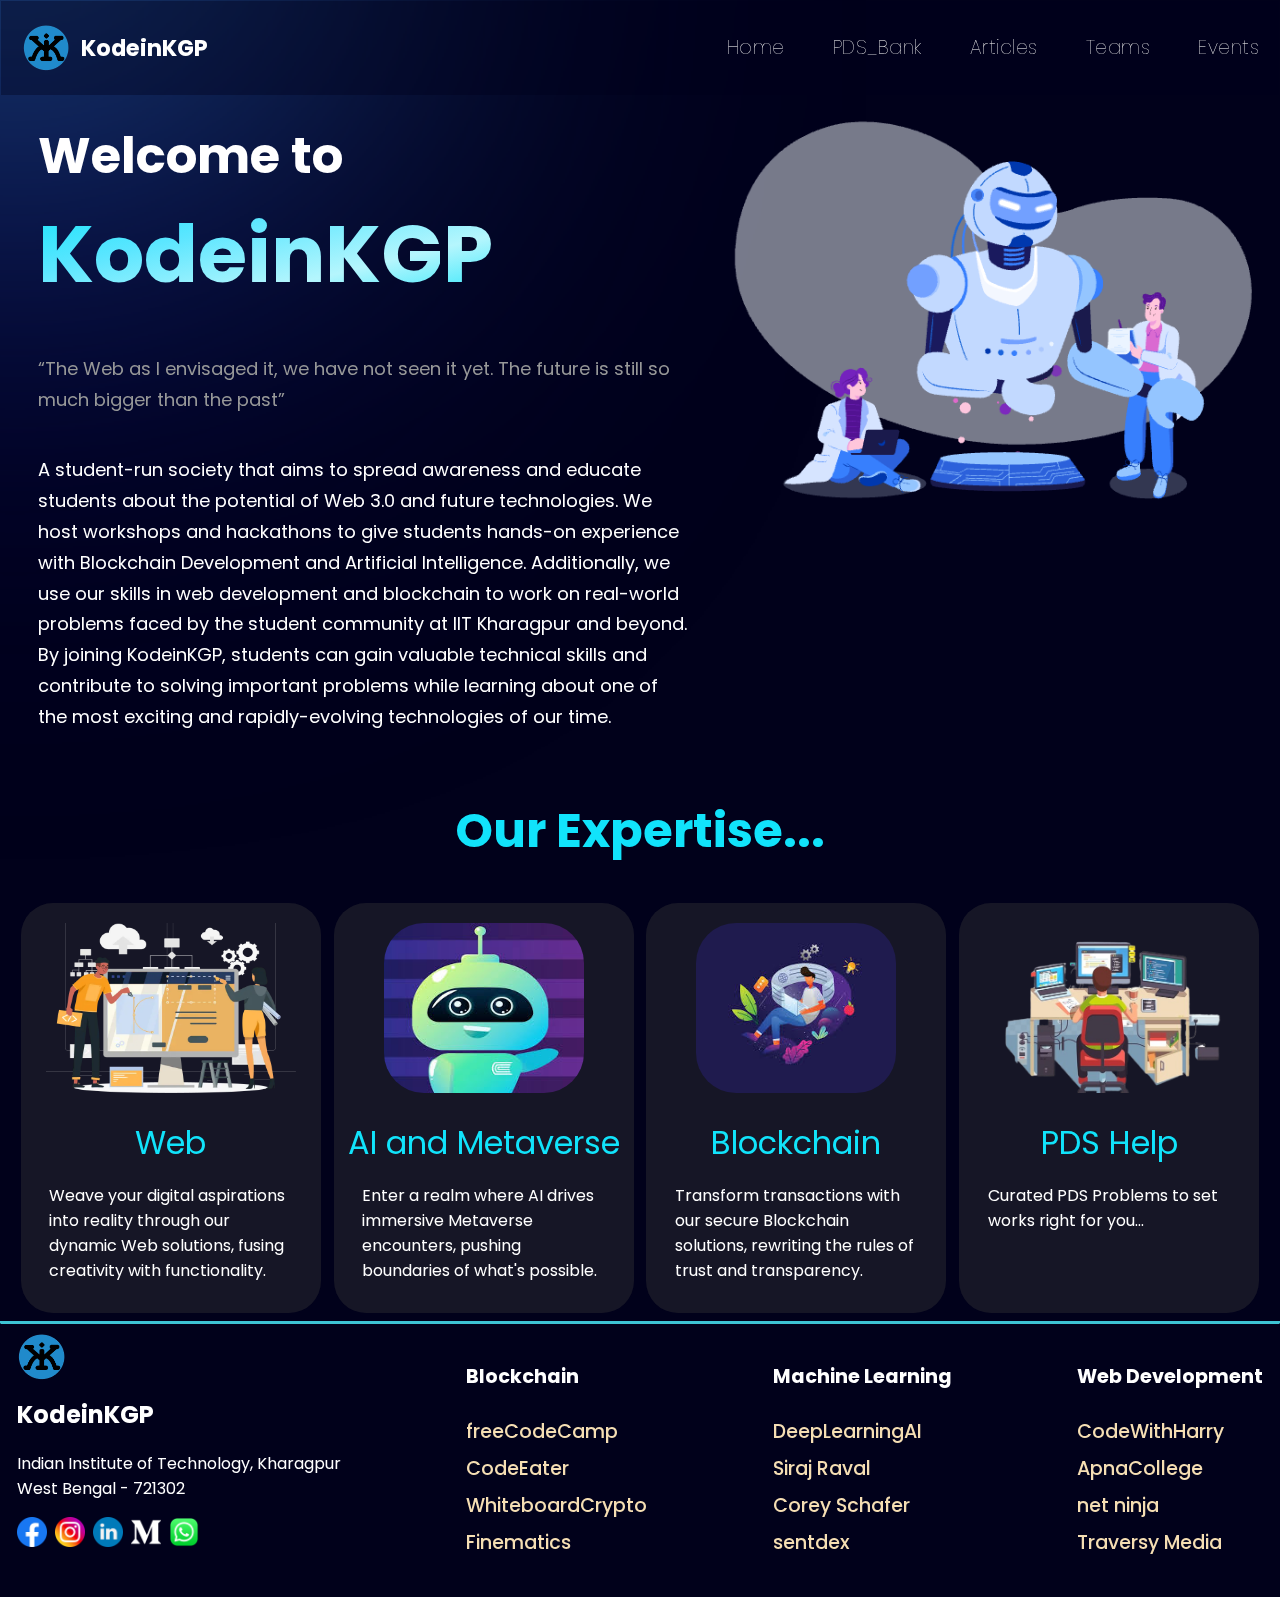
<file: index.html>
<!DOCTYPE html>
<html lang="en">
<head>
    <title>KodeinKGP</title>
    <link rel="icon" href="./images/mainlogo.png">
    <link rel="preconnect" href="https://fonts.googleapis.com">
    <link rel="preconnect" href="https://fonts.gstatic.com" crossorigin>
    <link href="https://fonts.googleapis.com/css2?family=Poppins:ital,wght@0,100;0,200;0,300;0,400;0,500;0,600;0,700;0,800;0,900;1,100;1,200;1,300;1,400;1,500;1,600;1,700;1,800;1,900&display=swap" rel="stylesheet">
    <link rel="stylesheet" href="./style.css">
</head>
<body style="background-color: #01011b;">
    <div class="blob">
        <style>
            .blob {
                display: flex;
                justify-content: center;
                align-items: center;
                width: 600px;
                height: 600px;
                border-radius: 100%;
                background-image: linear-gradient(#5be6ff 10%, #04046B 70%);
                filter: blur(250px);
                transition: all 450ms ease-out;
                position: fixed;
                pointer-events: none;
                left: 0;
                top: 0;
                transform: translate(calc(-50% + 15px), -50%);
                z-index: -1;	

            }
        </style>
        <script>
            var cursor=document.querySelector('.blob');
            document.addEventListener('mousemove', function(e) {
                var x = e.clientX;
                var y = e.clientY;

                cursor.style.transform = `translate3d(calc(${x}px - 50%), calc(${y}px - 50%), 0)`
            });
        </script>
    </div>

   <div class="navbar" style=
        "background-color: rgba(1, 1, 27, 0.37);
        padding-top: 0px;
        padding-right: 1rem;
        padding-bottom: 0px;
        padding-left: 1rem;
        align-items: center;
        display: flex;
        flex-direction: row;
        flex-wrap: wrap;
        justify-content: space-between;
        position: sticky;
        top: 0;
        z-index: 20;
        margin: -7px;
        font-family: Poppins, sans-serif;">


        <div class="title" style=
        "box-sizing: border-box;">

            <div class="logo" style=
            "translate: none;
            rotate: none;
            scale: none;
            opacity: 1;
            transform: translate(0px, 0px);
            display: flex;
            align-items: center;
            font-size: 1.2rem;
            gap: 5px;
            justify-content: left;">

                <img src="./images/mainlogo.png" style=
                    "height: 60px;
                    padding: 5px;
                    padding-top: 5px;
                    padding-right: 5px;
                    padding-bottom: 5px;
                    padding-left: 5px;
                    box-sizing: border-box;">
                <h3 style=
                    "color: #fff;
                    display: block;
                    margin-block-start: 1.33em;
                    margin-block-end: 1.33em;
                    margin-inline-start: 0px;
                    margin-inline-end: 0px;
                    font-weight: bold;"> KodeinKGP</h3>
            </div>
        </div>
        <div class="Navigation" style=
            "display: block;
            margin-left: auto;
            min-width: 26vw;
            box-sizing: border-box;">

            <div class="mainNavigation" style=
                "align-items: center;
                display: flex;
                flex-direction: row;
                gap: 4rem;
                box-sizing: border-box;">

                <div class="mainNavBar" style=
                    "display: flex;
                    margin-right: -20px;
                    box-sizing: border-box;">
    
                    <li style=
                        "translate: none;
                        rotate: none;
                        scale: none;
                        opacity: 1;
                        transform: translate(0px, 0px);
                        list-style: none;">

                        <span class="link-tag">
                            <a class="link" href="./index" style=
                            "color: #fff;
                            font-weight: 500;
                            letter-spacing: .5px;
                            padding: 20px 25px 25px;
                            font-size: 1.2rem;
                            font-weight: 1;
                            padding: 0 1.5rem;
                            text-decoration: none;">
                            Home
                                <style>
                                    .link-tag:hover{
                                        box-shadow: 5px 5px 90px 20px #5be6ff;
                                        border-radius: 10px;
                                        border-color: #11e3fb;
                                        border-width: 1px;
                                    }
                                </style>
                            </a>
                        </span>
                    </li>

                    <li style=
                        "translate: none;
                        rotate: none;
                        scale: none;
                        opacity: 1;
                        transform: translate(0px, 0px);
                        list-style: none;">

                        <span class="link-tag">
                            <a class="link" href="./pdsbank" style=
                            "color: #fff;
                            font-weight: 500;
                            letter-spacing: .5px;
                            padding: 20px 25px 25px;
                            font-size: 1.2rem;
                            font-weight: 1;
                            padding: 0 1.5rem;
                            text-decoration: none;">PDS_Bank</a>
                        </span>
                    </li>

                    <li style=
                        "translate: none;
                        rotate: none;
                        scale: none;
                        opacity: 1;
                        transform: translate(0px, 0px);
                        list-style: none;">

                        <span class="link-tag">
                            <a class="link" href="./articles" style=
                            "color: #fff;
                            font-weight: 500;
                            letter-spacing: .5px;
                            padding: 20px 25px 25px;
                            font-size: 1.2rem;
                            font-weight: 1;
                            padding: 0 1.5rem;
                            text-decoration: none;">Articles</a>
                        </span>
                    </li>

                    <li style=
                        "translate: none;
                        rotate: none;
                        scale: none;
                        opacity: 1;
                        transform: translate(0px, 0px);
                        list-style: none;">

                        <span class="link-tag">
                            <a class="link" href="./teams" style=
                            "color: #fff;
                            font-weight: 500;
                            letter-spacing: .5px;
                            padding: 20px 25px 25px;
                            font-size: 1.2rem;
                            font-weight: 1;
                            padding: 0 1.5rem;
                            text-decoration: none;">Teams</a>
                        </span>
                    </li>

                    <li style=
                        "translate: none;
                        rotate: none;
                        scale: none;
                        opacity: 1;
                        transform: translate(0px, 0px);
                        list-style: none;">
                        
                        <span class="link-tag">
                            <a class="link" href="./events" style=
                            "color: #fff;
                            font-weight: 500;
                            letter-spacing: .5px;
                            padding: 20px 25px 25px;
                            font-size: 1.2rem;
                            font-weight: 1;
                            padding: 0 1.5rem;
                            text-decoration: none;">Events</a>
                        </span>
                    </li>
                </div>
            </div>
        </div>
   </div> 


   <div class="Desc" style=
        "box-sizing: border-box;
        display: flex;
        flex-direction: column;">

        <div class="landing" style=
            "display: flex;
            flex-direction: row;
            height: 100%;
            overflow: hidden;
            width: 100%;
            box-sizing: border-box;
            font-family: Poppins, sans-serif">

            <div class="contents" style=
            "display: flex;
            flex-direction: column;
            justify-content: space-between;
            font-size: large;
            padding: 30px;
            text-align: left;">

                <h1 class="welcome" style=
                    "box-sizing: border-box;
                    padding: 0;
                    margin: 0;">
                    <div class="welcometo" style=
                        "translate: none;
                        rotate: none;
                        scale: none;
                        opacity: 1;
                        transform: translate(0px, 0px);
                        box-sizing: border-box;
                        color: #fff;
                        text-align: left;
                        font-size: 50px;
                        font-weight: 600px;">
                        Welcome to
                    </div>
                    <span class="KiK" style=
                        "background: linear-gradient(to bottom right, #11e3fb, #5be6ff, #b5f6fd, #11e3fb);
                        background-clip: text;
                        color: transparent;
                        font-size: 80px;
                        font-weight: 700;
                        text-align: left;
                        box-sizing: border-box;
                        height: 90px;">
                    KodeinKGP  
                    </span>
                </h1>
                <p class="vision" style=
                "translate: none;
                rotate: none;
                scale: none;
                opacity: 1;
                transform: translate(0px, 0px);
                font-family: Poppins, sans-serif;
                font-size: 18px;
                font-weight: 400;
                line-height: 30.8px;
                color: #979898;
                padding-bottom: 40px;
                padding-top: 40px;
                text-align: left;
                box-sizing: border-box;
                margin: 0;
                display: block;"> 
                “The Web as I envisaged it, we have not seen it yet. The future is still so much bigger than the past”</p>

                <p class="visionexp" style=
                "translate: none;
                rotate: none;
                scale: none;
                opacity: 1;
                transform: translate(0px, 0px);
                font-family: Poppins, sans-serif;
                font-size: 18px;
                font-weight: 400;
                line-height: 30.8px;
                color: #fff;
                text-align: left;
                box-sizing: border-box;
                display: block;
                margin: 0;
                padding: 0;">
                A student-run society that aims to spread awareness and educate students about the potential of Web 3.0 and future technologies. We host workshops and hackathons to give students hands-on experience with Blockchain Development and Artificial Intelligence. Additionally, we use our skills in web development and blockchain to work on real-world problems faced by the student community at IIT Kharagpur and beyond. By joining KodeinKGP, students can gain valuable technical skills and contribute to solving important problems while learning about one of the most exciting and rapidly-evolving technologies of our time.</p>

            </div>

            <div class="decorationcontent" styles=
                "opacity: 1;
                height: auto;
                width: 300;
                margin-top: 80px;
                position: relative;
                box-sizing: border-box;
                padding: 0;
                margin: 0">
                <img src="./images/animation.png" height="450" width="auto">
            </div>
        </div>

        <div class="expertise">
            <style>
                .expertise {
                    box-sizing: border-box;
                    margin: 0;
                    padding: 0;
                    position: relative;
                    font-family: Poppins, sans-serif;
                }
            </style>
            <h3 id="rec" style=
                "translate: none;
                rotate: none;
                scale: none;
                opacity: 1;
                color: #11e3fb;
                font-size: 48px;
                font-weight: 100px;
                margin: 2rem 0 1rem;
                text-align: center;">
                Our Expertise...
            </h3>
            <div class="cards" style=
                "box-sizing: border-box;
                margin: 0;
                padding: 0;
                display: flex;
                flex-direction: row;
                justify-content: space-between;
                justify-content: space-evenly;
                height: 30vw;
                position: relative;
                margin-bottom: 5vw;">
                <div class="card1">
                    <style>
                        .card1 {
                            height: 130vw;
                            left: 0;
                            margin-bottom: 20px;
                            position: relative;
                            top: 0;
                            width: 300px;
                            background-color: rgba(54, 54, 54, .4);
                            border-radius: 2.5vw;
                            height: 410px;
                            margin-top: 20px;
                            padding: 0;
                            justify-content: center;
                        }
                        .card1:hover {
                            box-shadow: 0 2px 90px #903dd4;
                        }
                    </style>
                    <img src="./images/add/web.png" width="250px" height="170px" style=
                        "margin-left: 25px;
                        margin-right: 25px;
                        margin-top: 20px;">
                    <p class="heading">
                        <style>
                            .heading {
                                color: #11e3fb;
                                font-size: xx-large;
                                margin-bottom: .5vw;
                                margin-top: 1.5vw;
                                text-align: center;
                            }
                        </style>Web</p>
                    <p class="description">
                        <style>
                            .description {
                                font-size: 1.25vw;
                                margin: 0 auto;
                                width: 19vw;
                                padding: 10px 20px;
                                color: #fff
                            }
                        </style>
                        Weave your digital aspirations into reality through our dynamic Web solutions, fusing creativity with functionality.
                    </p>
                </div>
                <div class="card1">
                    <img src="./images/add/ai.png" width="200px" height="170px" style=
                        "margin-left: 50px;
                        margin-right: 50px;
                        margin-top: 20px;
                        border-radius: 40px;">
                    <p class="heading">AI and Metaverse</p>
                    <p class="description">
                        Enter a realm where AI drives immersive Metaverse encounters, pushing boundaries of what's possible.
                    </p>
                </div>
                <div class="card1">
                    <img src="./images/add/blockchain.png" width="200px" height="170px" style=
                        "margin-left: 50px;
                        margin-right: 50px;
                        margin-top: 20px;
                        border-radius: 40px;">
                    <p class="heading">Blockchain</p>
                    <p class="description">
                        Transform transactions with our secure Blockchain solutions, rewriting the rules of trust and transparency.
                    </p>
                </div>
                <div class="card1">
                    <img src="./images/add/pds.png" width="300px" height="170px" style=
                        "margin-left: 0px;
                        margin-right: 0px;
                        margin-top: 20px;">
                    <p class="heading">PDS Help</p>
                    <p class="description">
                        Curated PDS Problems to set works right for you...
                    </p>
                </div>
            </div>
        </div>
   </div>


    <div class="footer" style=
        "align-items: center;
        background-color: initial;
        border: 3px solid #01011b;
        border-top-color: #3dc4d4;
        color: #fff;
        display: flex;  
        flex-wrap: wrap;
        font-family: Poppins, sans-serif;
        justify-content: space-evenly;
        justify-content: space-between;
        margin-top: 2rem;
        text-align: left !important;
        box-sizing: border-box;
        margin: -10px;
        padding: 0;
        font-family: Poppins, sans-serif;">
        
        <div class="footer1", style=
            "margin-top: 0px;
            margin-right: 1rem;
            margin-bottom: 0px;
            margin-left: 1rem;
            padding-top: 0.5rem;
            padding-right: 0px;
            padding-bottom: 0.5rem;
            padding-left: 0px;
            box-sizing: border-box;
            display: block;">

            <div class="header" style=
                "box-sizing: border-box;
                padding: 0;
                margin: 0;
                display: block;">
                <img src="./images/mainlogo.png" width="50" height="50">
                <h2 class="body" style=
                    "display: block;
                    font-size: 1.5em;
                    margin-block-start: 0.83em;
                    margin-block-end: 0.83em;
                    margin-inline-start: 0px;
                    margin-inline-end: 0px;
                    font-weight: bold;
                    unicode-bidi: isolate;
                    margin-top: .5rem;"> KodeinKGP </h2>
            </div>
            <div class="desc" style=
                "box-sizing: border-box;
                padding: 0;
                margin: 0;
                display: block;
                margin-top: 1rem;">
                <p class="address">
                    Indian Institute of Technology, Kharagpur
                    <br>
                    West Bengal - 721302
                </p>
            </div>
            <div class="icons" style=
                "box-sizing: border-box;
                padding: 0;
                margin: 0;
                display: flex;
                flex-direction: row;
                margin-top: 1rem;
                margin-bottom: 2rem;">
                <a href="https://www.facebook.com/kodeinkgp?mibextid=ZbWKwL" >
                    <img src="./images/icons/fb.png" width="30" height="30" style="padding-right: .5rem;">
                </a>
                <a href="https://www.instagram.com/kodeinkgp_iitkgp?igsh=cmhyMXM3YTA5YzZm" >
                    <img src="./images/icons/insta.png" width="30" height="30" style="padding-right: .5rem;">
                </a>
                <a href="https://www.linkedin.com/company/kodeinkgp/" >
                    <img src="./images/icons/linkedin.png" width="30" height="30" style="padding-right: .5rem;">
                </a>
                <a href="https://medium.com/@kodeinkgp" >
                    <img src="./images/icons/medium.png" width="30" height="30" style="padding-right: .5rem;">
                </a>
                <a href="https://chat.whatsapp.com/IFt69sSqZsu7FlRWl3EIbk" >
                    <img src="./images/icons/whatsapp.png" width="30" height="30" style="padding-right: .5rem;">
                </a>
            </div>
        </div>

        <div class="footer2" style=
            "margin-top: 0px;
            margin-right: 1rem;
            margin-bottom: 0px;
            margin-left: 1rem;
            padding-top: 0.5rem;
            padding-right: 0px;
            padding-bottom: 0.5rem;
            padding-left: 0px;
            box-sizing: border-box;
            display: block;">
            <div class="desc" style=
                "box-sizing: border-box;
                padding: 0;
                margin: 0;
                display: block;
                margin-top: .6rem;
                margin-bottom: .6rem;
                font-size: 1.2rem;
                font-weight: 700;
                padding-bottom: 1rem;"> Blockchain</div>
            <div class="link" style=
            "font-size: 1.2rem;
            font-weight: 700;
            padding-bottom: .5rem;">
                <a href="https://www.youtube.com/watch?v=gyMwXuJrbJQ" style=
                "color: wheat;
                text-decoration: none;
                font-weight: 500;">freeCodeCamp</a>
            </div>
            <div class="link" style=
            "font-size: 1.2rem;
            font-weight: 700;
            padding-bottom: .5rem;">
                <a href="https://www.youtube.com/@CodeEater21/videos" style=
                "color: wheat;
                text-decoration: none;
                font-weight: 500;">CodeEater</a>
            </div>
            <div class="link" style=
            "font-size: 1.2rem;
            font-weight: 700;
            padding-bottom: .5rem;">
                <a href="https://www.youtube.com/@WhiteboardCrypto" style=
                "color: wheat;
                text-decoration: none;
                font-weight: 500;">WhiteboardCrypto</a>
            </div>
            <div class="link" style=
            "font-size: 1.2rem;
            font-weight: 700;
            padding-bottom: .5rem;">
                <a href="https://www.youtube.com/@Finematics" style=
                "color: wheat;
                text-decoration: none;
                font-weight: 500;">Finematics</a>
            </div>
        </div>

        <div class="footer3" style=
            "margin-top: 0px;
            margin-right: 1rem;
            margin-bottom: 0px;
            margin-left: 1rem;
            padding-top: 0.5rem;
            padding-right: 0px;
            padding-bottom: 0.5rem;
            padding-left: 0px;
            box-sizing: border-box;
            display: block;">
            <div class="desc" style=
                "box-sizing: border-box;
                padding: 0;
                margin: 0;
                display: block;
                margin-top: .6rem;
                margin-bottom: .6rem;
                font-size: 1.2rem;
                font-weight: 700;
                padding-bottom: 1rem;"> Machine Learning</div>
            <div class="link" style=
            "font-size: 1.2rem;
            font-weight: 700;
            padding-bottom: .5rem;">
                <a href="https://www.youtube.com/@Deeplearningai" style=
                "color: wheat;
                text-decoration: none;
                font-weight: 500;">DeepLearningAI</a>
            </div>
            <div class="link" style=
            "font-size: 1.2rem;
            font-weight: 700;
            padding-bottom: .5rem;">
                <a href="https://www.youtube.com/@SirajRaval/about" style=
                "color: wheat;
                text-decoration: none;
                font-weight: 500;">Siraj Raval</a>
            </div>
            <div class="link" style=
            "font-size: 1.2rem;
            font-weight: 700;
            padding-bottom: .5rem;">
                <a href="https://www.youtube.com/@coreyms/about" style=
                "color: wheat;
                text-decoration: none;
                font-weight: 500;">Corey Schafer</a>
            </div>
            <div class="link" style=
            "font-size: 1.2rem;
            font-weight: 700;
            padding-bottom: .5rem;">
                <a href="https://www.youtube.com/@sentdex/playlists" style=
                "color: wheat;
                text-decoration: none;
                font-weight: 500;">sentdex</a>
        </div>
        </div>

        <div class="footer4" style=
            "margin-top: 0px;
            margin-right: 1rem;
            margin-bottom: 0px;
            margin-left: 1rem;
            padding-top: 0.5rem;
            padding-right: 0px;
            padding-bottom: 0.5rem;
            padding-left: 0px;
            box-sizing: border-box;
            display: block;">
            <div class="desc" style=
                "box-sizing: border-box;
                padding: 0;
                margin: 0;
                display: block;
                margin-top: .6rem;
                margin-bottom: .6rem;
                font-size: 1.2rem;
                font-weight: 700;
                padding-bottom: 1rem;"> Web Development</div>
            <div class="link" style=
            "font-size: 1.2rem;
            font-weight: 700;
            padding-bottom: .5rem;">
                <a href="https://www.youtube.com/playlist?list=PLu0W_9lII9agiCUZYRsvtGTXdxkzPyItg" style=
                "color: wheat;
                text-decoration: none;
                font-weight: 500;">CodeWithHarry</a>
            </div>
            <div class="link" style=
            "font-size: 1.2rem;
            font-weight: 700;
            padding-bottom: .5rem;">
                <a href="https://www.youtube.com/playlist?list=PLfqMhTWNBTe3H6c9OGXb5_6wcc1Mca52n" style=
                "color: wheat;
                text-decoration: none;
                font-weight: 500;">ApnaCollege</a>
            </div>
            <div class="link" style=
            "font-size: 1.2rem;
            font-weight: 700;
            padding-bottom: .5rem;">
                <a href="https://www.youtube.com/playlist?list=PL4cUxeGkcC9ivBf_eKCPIAYXWzLlPAm6G" style=
                "color: wheat;
                text-decoration: none;
                font-weight: 500;">net ninja</a>
            </div>
            <div class="link" style=
                "font-size: 1.2rem;
                font-weight: 700;
                padding-bottom: .5rem;">
                    <a href="https://www.youtube.com/playlist?list=PLillGF-RfqbZTASqIqdvm1R5mLrQq79CU" style=
                    "color: wheat;
                    text-decoration: none;
                    font-weight: 500;">Traversy Media</a>
        </div>
</body>
</html>
</file>
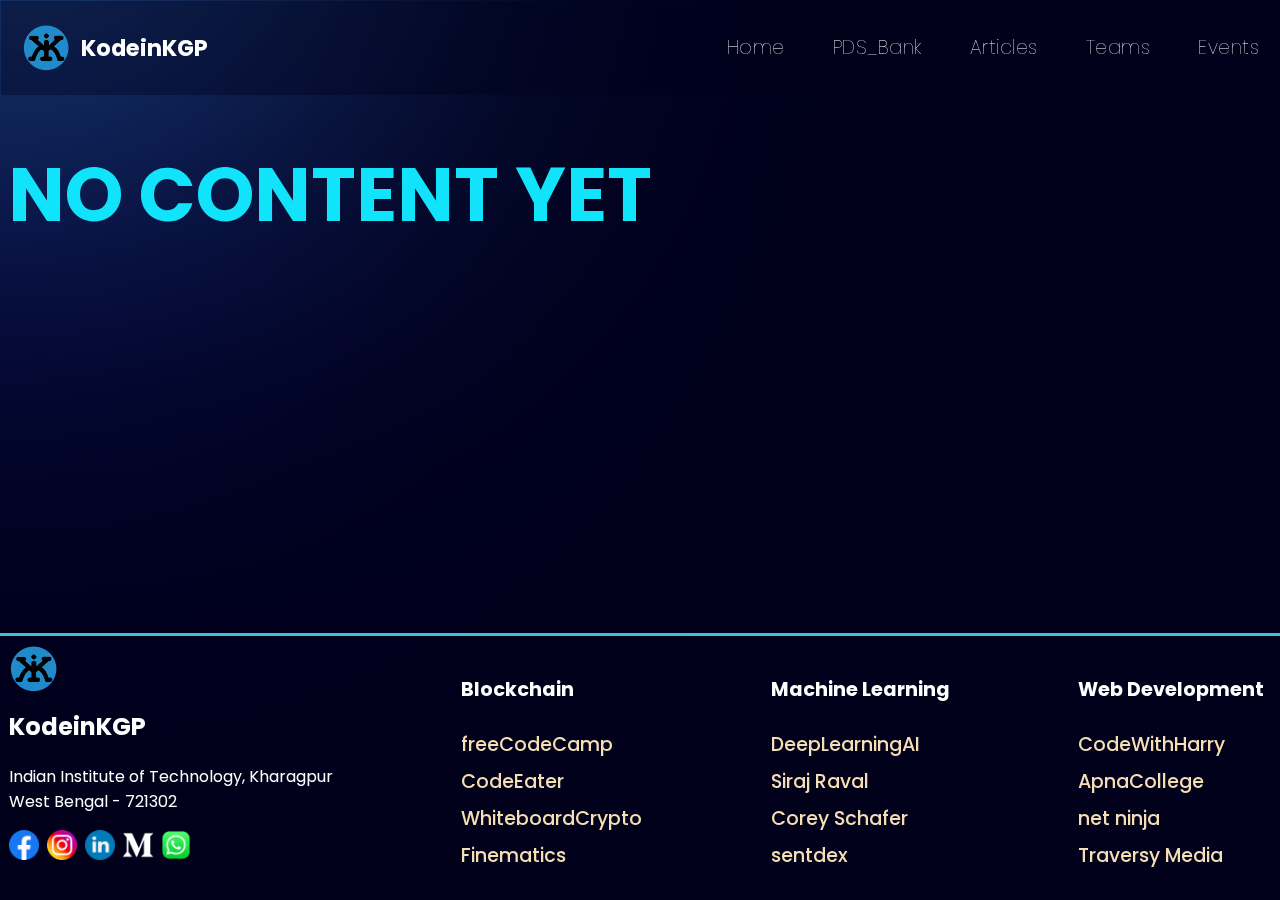
<file: articles.html>
<!DOCTYPE html>
<html lang="en">
<head>
    <title>KodeinKGP</title>
    <link rel="icon" href="./images/mainlogo.png">
    <link rel="preconnect" href="https://fonts.googleapis.com">
    <link rel="preconnect" href="https://fonts.gstatic.com" crossorigin>
    <link href="https://fonts.googleapis.com/css2?family=Poppins:ital,wght@0,100;0,200;0,300;0,400;0,500;0,600;0,700;0,800;0,900;1,100;1,200;1,300;1,400;1,500;1,600;1,700;1,800;1,900&display=swap" rel="stylesheet">
    <link rel="stylesheet" href="./style.css">
</head>
<body style="background-color: #01011b;">
    <div class="blob">
        <style>
            .blob {
                display: flex;
                justify-content: center;
                align-items: center;
                width: 600px;
                height: 600px;
                border-radius: 100%;
                background-image: linear-gradient(#5be6ff 10%, #04046B 70%);
                filter: blur(250px);
                transition: all 450ms ease-out;
                position: fixed;
                pointer-events: none;
                left: 0;
                top: 0;
                transform: translate(calc(-50% + 15px), -50%);
                z-index: -1;	

            }
        </style>
        <script>
            var cursor=document.querySelector('.blob');
            document.addEventListener('mousemove', function(e) {
                var x = e.clientX;
                var y = e.clientY;

                cursor.style.transform = `translate3d(calc(${x}px - 50%), calc(${y}px - 50%), 0)`
            });
        </script>
    </div>

   <div class="navbar" style=
        "background-color: rgba(1, 1, 27, 0.37);
        padding-top: 0px;
        padding-right: 1rem;
        padding-bottom: 0px;
        padding-left: 1rem;
        align-items: center;
        display: flex;
        flex-direction: row;
        flex-wrap: wrap;
        justify-content: space-between;
        position: sticky;
        top: 0;
        z-index: 20;
        margin: -7px;
        font-family: Poppins, sans-serif;">


        <div class="title" style=
        "box-sizing: border-box;">

            <div class="logo" style=
            "translate: none;
            rotate: none;
            scale: none;
            opacity: 1;
            transform: translate(0px, 0px);
            display: flex;
            align-items: center;
            font-size: 1.2rem;
            gap: 5px;
            justify-content: left;">

                <img src="./images/mainlogo.png" style=
                    "height: 60px;
                    padding: 5px;
                    padding-top: 5px;
                    padding-right: 5px;
                    padding-bottom: 5px;
                    padding-left: 5px;
                    box-sizing: border-box;">
                <h3 style=
                    "color: #fff;
                    display: block;
                    margin-block-start: 1.33em;
                    margin-block-end: 1.33em;
                    margin-inline-start: 0px;
                    margin-inline-end: 0px;
                    font-weight: bold;"> KodeinKGP</h3>
            </div>
        </div>
        <div class="Navigation" style=
            "display: block;
            margin-left: auto;
            min-width: 26vw;
            box-sizing: border-box;">

            <div class="mainNavigation" style=
                "align-items: center;
                display: flex;
                flex-direction: row;
                gap: 4rem;
                box-sizing: border-box;">

                <div class="mainNavBar" style=
                    "display: flex;
                    margin-right: -20px;
                    box-sizing: border-box;">
    
                    <li style=
                        "translate: none;
                        rotate: none;
                        scale: none;
                        opacity: 1;
                        transform: translate(0px, 0px);
                        list-style: none;">

                        <span class="link-tag">
                            <a class="link" href="./index" style=
                            "color: #fff;
                            font-weight: 500;
                            letter-spacing: .5px;
                            padding: 20px 25px 25px;
                            font-size: 1.2rem;
                            font-weight: 1;
                            padding: 0 1.5rem;
                            text-decoration: none;">
                            Home
                                <style>
                                    .link-tag:hover{
                                        box-shadow: 5px 5px 90px 20px #5be6ff;
                                        border-radius: 10px;
                                        border-color: #11e3fb;
                                        border-width: 1px;
                                    }
                                </style>
                            </a>
                        </span>
                    </li>

                    <li style=
                        "translate: none;
                        rotate: none;
                        scale: none;
                        opacity: 1;
                        transform: translate(0px, 0px);
                        list-style: none;">

                        <span class="link-tag">
                            <a class="link" href="./teams" style=
                            "color: #fff;
                            font-weight: 500;
                            letter-spacing: .5px;
                            padding: 20px 25px 25px;
                            font-size: 1.2rem;
                            font-weight: 1;
                            padding: 0 1.5rem;
                            text-decoration: none;">PDS_Bank</a>
                        </span>
                    </li>

                    <li style=
                        "translate: none;
                        rotate: none;
                        scale: none;
                        opacity: 1;
                        transform: translate(0px, 0px);
                        list-style: none;">

                        <span class="link-tag">
                            <a class="link" href="./articles" style=
                            "color: #fff;
                            font-weight: 500;
                            letter-spacing: .5px;
                            padding: 20px 25px 25px;
                            font-size: 1.2rem;
                            font-weight: 1;
                            padding: 0 1.5rem;
                            text-decoration: none;">Articles</a>
                        </span>
                    </li>

                    <li style=
                        "translate: none;
                        rotate: none;
                        scale: none;
                        opacity: 1;
                        transform: translate(0px, 0px);
                        list-style: none;">

                        <span class="link-tag">
                            <a class="link" href="./teams" style=
                            "color: #fff;
                            font-weight: 500;
                            letter-spacing: .5px;
                            padding: 20px 25px 25px;
                            font-size: 1.2rem;
                            font-weight: 1;
                            padding: 0 1.5rem;
                            text-decoration: none;">Teams</a>
                        </span>
                    </li>

                    <li style=
                        "translate: none;
                        rotate: none;
                        scale: none;
                        opacity: 1;
                        transform: translate(0px, 0px);
                        list-style: none;">
                        
                        <span class="link-tag">
                            <a class="link" href="./events" style=
                            "color: #fff;
                            font-weight: 500;
                            letter-spacing: .5px;
                            padding: 20px 25px 25px;
                            font-size: 1.2rem;
                            font-weight: 1;
                            padding: 0 1.5rem;
                            text-decoration: none;">Events</a>
                        </span>
                    </li>
                </div>
            </div>
        </div>
   </div> 


   <div class="Desc" style=
        "box-sizing: border-box;">

        <div class="landing" style=
            "display: flex;
            flex-direction: row;
            height: 100%;
            overflow: hidden;
            width: 100%;
            box-sizing: border-box;
            font-family: Poppins, sans-serif">

            <div class="contents" style=
            "display: flex;
            flex-direction: column;
            justify-content: space-between;
            font-size: large;
            text-align: left;">

                <h1 class="paragraph">
                    <style>
                        .paragraph{
                            text-align: center;
                            font-size: 75px;
                            font-family: Poppins, sans-serif;
                            color: #11e3fb;
                        }
                    </style>
                    NO CONTENT YET
                </h1>

            </div>
        </div>
   </div>


    <div class="footer" style=
        "align-items: center;
        background-color: initial;
        border: 3px solid #01011b;
        border-top-color: #3dc4d4;
        color: #fff;
        display: flex;  
        flex-wrap: wrap;
        font-family: Poppins, sans-serif;
        justify-content: space-between;
        margin-top: 2rem;
        text-align: left !important;
        box-sizing: border-box;
        margin: -10px;
        padding: 0;
        font-family: Poppins, sans-serif;
        position: fixed;
        width: 101%;
        left: 0;
        bottom: 0;">
        
        <div class="footer1", style=
            "margin-top: 0px;
            margin-right: 1rem;
            margin-bottom: 0px;
            margin-left: 1rem;
            padding-top: 0.5rem;
            padding-right: 0px;
            padding-bottom: 0.5rem;
            padding-left: 0px;
            box-sizing: border-box;
            display: block;">

            <div class="header" style=
                "box-sizing: border-box;
                padding: 0;
                margin: 0;
                display: block;">
                <img src="./images/mainlogo.png" width="50" height="50">
                <h2 class="body" style=
                    "display: block;
                    font-size: 1.5em;
                    margin-block-start: 0.83em;
                    margin-block-end: 0.83em;
                    margin-inline-start: 0px;
                    margin-inline-end: 0px;
                    font-weight: bold;
                    unicode-bidi: isolate;
                    margin-top: .5rem;"> KodeinKGP </h2>
            </div>
            <div class="desc" style=
                "box-sizing: border-box;
                padding: 0;
                margin: 0;
                display: block;
                margin-top: 1rem;">
                <p class="address">
                    Indian Institute of Technology, Kharagpur
                    <br>
                    West Bengal - 721302
                </p>
            </div>
            <div class="icons" style=
                "box-sizing: border-box;
                padding: 0;
                margin: 0;
                display: flex;
                flex-direction: row;
                margin-top: 1rem;
                margin-bottom: 2rem;">
                <a href="https://www.facebook.com/kodeinkgp?mibextid=ZbWKwL" >
                    <img src="./images/icons/fb.png" width="30" height="30" style="padding-right: .5rem;">
                </a>
                <a href="https://www.instagram.com/kodeinkgp_iitkgp?igsh=cmhyMXM3YTA5YzZm" >
                    <img src="./images/icons/insta.png" width="30" height="30" style="padding-right: .5rem;">
                </a>
                <a href="https://www.linkedin.com/company/kodeinkgp/" >
                    <img src="./images/icons/linkedin.png" width="30" height="30" style="padding-right: .5rem;">
                </a>
                <a href="https://medium.com/@kodeinkgp" >
                    <img src="./images/icons/medium.png" width="30" height="30" style="padding-right: .5rem;">
                </a>
                <a href="https://chat.whatsapp.com/IFt69sSqZsu7FlRWl3EIbk" >
                    <img src="./images/icons/whatsapp.png" width="30" height="30" style="padding-right: .5rem;">
                </a>
            </div>
        </div>

        <div class="footer2" style=
            "margin-top: 0px;
            margin-right: 1rem;
            margin-bottom: 0px;
            margin-left: 1rem;
            padding-top: 0.5rem;
            padding-right: 0px;
            padding-bottom: 0.5rem;
            padding-left: 0px;
            box-sizing: border-box;
            display: block;">
            <div class="desc" style=
                "box-sizing: border-box;
                padding: 0;
                margin: 0;
                display: block;
                margin-top: .6rem;
                margin-bottom: .6rem;
                font-size: 1.2rem;
                font-weight: 700;
                padding-bottom: 1rem;"> Blockchain</div>
            <div class="link" style=
            "font-size: 1.2rem;
            font-weight: 700;
            padding-bottom: .5rem;">
                <a href="https://www.youtube.com/watch?v=gyMwXuJrbJQ" style=
                "color: wheat;
                text-decoration: none;
                font-weight: 500;">freeCodeCamp</a>
            </div>
            <div class="link" style=
            "font-size: 1.2rem;
            font-weight: 700;
            padding-bottom: .5rem;">
                <a href="https://www.youtube.com/@CodeEater21/videos" style=
                "color: wheat;
                text-decoration: none;
                font-weight: 500;">CodeEater</a>
            </div>
            <div class="link" style=
            "font-size: 1.2rem;
            font-weight: 700;
            padding-bottom: .5rem;">
                <a href="https://www.youtube.com/@WhiteboardCrypto" style=
                "color: wheat;
                text-decoration: none;
                font-weight: 500;">WhiteboardCrypto</a>
            </div>
            <div class="link" style=
            "font-size: 1.2rem;
            font-weight: 700;
            padding-bottom: .5rem;">
                <a href="https://www.youtube.com/@Finematics" style=
                "color: wheat;
                text-decoration: none;
                font-weight: 500;">Finematics</a>
            </div>
        </div>

        <div class="footer3" style=
            "margin-top: 0px;
            margin-right: 1rem;
            margin-bottom: 0px;
            margin-left: 1rem;
            padding-top: 0.5rem;
            padding-right: 0px;
            padding-bottom: 0.5rem;
            padding-left: 0px;
            box-sizing: border-box;
            display: block;">
            <div class="desc" style=
                "box-sizing: border-box;
                padding: 0;
                margin: 0;
                display: block;
                margin-top: .6rem;
                margin-bottom: .6rem;
                font-size: 1.2rem;
                font-weight: 700;
                padding-bottom: 1rem;"> Machine Learning</div>
            <div class="link" style=
            "font-size: 1.2rem;
            font-weight: 700;
            padding-bottom: .5rem;">
                <a href="https://www.youtube.com/@Deeplearningai" style=
                "color: wheat;
                text-decoration: none;
                font-weight: 500;">DeepLearningAI</a>
            </div>
            <div class="link" style=
            "font-size: 1.2rem;
            font-weight: 700;
            padding-bottom: .5rem;">
                <a href="https://www.youtube.com/@SirajRaval/about" style=
                "color: wheat;
                text-decoration: none;
                font-weight: 500;">Siraj Raval</a>
            </div>
            <div class="link" style=
            "font-size: 1.2rem;
            font-weight: 700;
            padding-bottom: .5rem;">
                <a href="https://www.youtube.com/@coreyms/about" style=
                "color: wheat;
                text-decoration: none;
                font-weight: 500;">Corey Schafer</a>
            </div>
            <div class="link" style=
            "font-size: 1.2rem;
            font-weight: 700;
            padding-bottom: .5rem;">
                <a href="https://www.youtube.com/@sentdex/playlists" style=
                "color: wheat;
                text-decoration: none;
                font-weight: 500;">sentdex</a>
        </div>
        </div>

        <div class="footer4" style=
            "margin-top: 0px;
            margin-right: 1rem;
            margin-bottom: 0px;
            margin-left: 1rem;
            padding-top: 0.5rem;
            padding-right: 0px;
            padding-bottom: 0.5rem;
            padding-left: 0px;
            box-sizing: border-box;
            display: block;">
            <div class="desc" style=
                "box-sizing: border-box;
                padding: 0;
                margin: 0;
                display: block;
                margin-top: .6rem;
                margin-bottom: .6rem;
                font-size: 1.2rem;
                font-weight: 700;
                padding-bottom: 1rem;"> Web Development</div>
            <div class="link" style=
            "font-size: 1.2rem;
            font-weight: 700;
            padding-bottom: .5rem;">
                <a href="https://www.youtube.com/playlist?list=PLu0W_9lII9agiCUZYRsvtGTXdxkzPyItg" style=
                "color: wheat;
                text-decoration: none;
                font-weight: 500;">CodeWithHarry</a>
            </div>
            <div class="link" style=
            "font-size: 1.2rem;
            font-weight: 700;
            padding-bottom: .5rem;">
                <a href="https://www.youtube.com/playlist?list=PLfqMhTWNBTe3H6c9OGXb5_6wcc1Mca52n" style=
                "color: wheat;
                text-decoration: none;
                font-weight: 500;">ApnaCollege</a>
            </div>
            <div class="link" style=
            "font-size: 1.2rem;
            font-weight: 700;
            padding-bottom: .5rem;">
                <a href="https://www.youtube.com/playlist?list=PL4cUxeGkcC9ivBf_eKCPIAYXWzLlPAm6G" style=
                "color: wheat;
                text-decoration: none;
                font-weight: 500;">net ninja</a>
            </div>
            <div class="link" style=
                "font-size: 1.2rem;
                font-weight: 700;
                padding-bottom: .5rem;">
                    <a href="https://www.youtube.com/playlist?list=PLillGF-RfqbZTASqIqdvm1R5mLrQq79CU" style=
                    "color: wheat;
                    text-decoration: none;
                    font-weight: 500;">Traversy Media</a>
        </div>
</body>
</html>
</file>
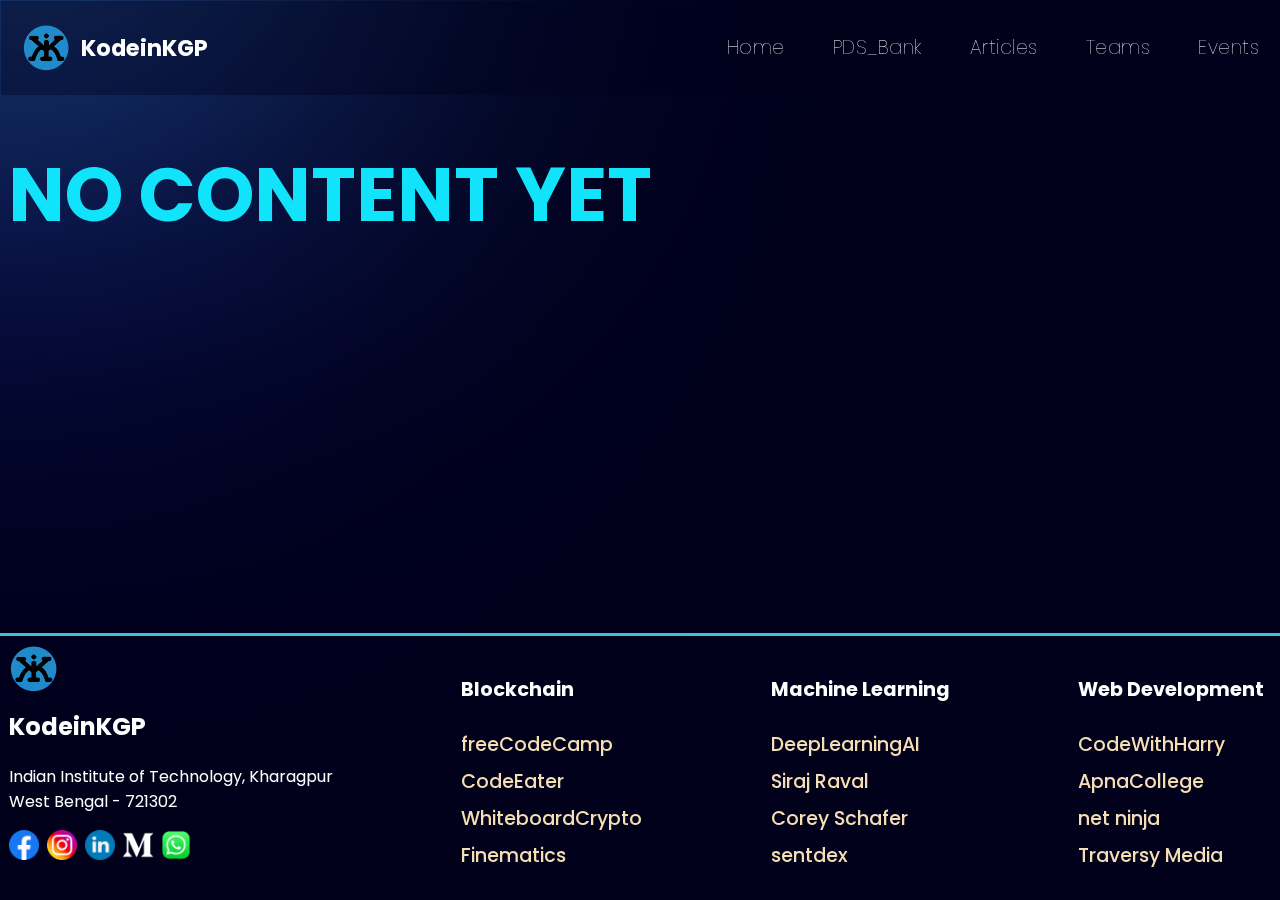
<file: events.html>
<!DOCTYPE html>
<html lang="en">
<head>
    <title>KodeinKGP</title>
    <link rel="icon" href="./images/mainlogo.png">
    <link rel="preconnect" href="https://fonts.googleapis.com">
    <link rel="preconnect" href="https://fonts.gstatic.com" crossorigin>
    <link href="https://fonts.googleapis.com/css2?family=Poppins:ital,wght@0,100;0,200;0,300;0,400;0,500;0,600;0,700;0,800;0,900;1,100;1,200;1,300;1,400;1,500;1,600;1,700;1,800;1,900&display=swap" rel="stylesheet">
    <link rel="stylesheet" href="./style.css">
</head>
<body style="background-color: #01011b;">
    <div class="blob">
        <style>
            .blob {
                display: flex;
                justify-content: center;
                align-items: center;
                width: 600px;
                height: 600px;
                border-radius: 100%;
                background-image: linear-gradient(#5be6ff 10%, #04046B 70%);
                filter: blur(250px);
                transition: all 450ms ease-out;
                position: fixed;
                pointer-events: none;
                left: 0;
                top: 0;
                transform: translate(calc(-50% + 15px), -50%);
                z-index: -1;	

            }
        </style>
        <script>
            var cursor=document.querySelector('.blob');
            document.addEventListener('mousemove', function(e) {
                var x = e.clientX;
                var y = e.clientY;

                cursor.style.transform = `translate3d(calc(${x}px - 50%), calc(${y}px - 50%), 0)`
            });
        </script>
    </div>

   <div class="navbar" style=
        "background-color: rgba(1, 1, 27, 0.37);
        padding-top: 0px;
        padding-right: 1rem;
        padding-bottom: 0px;
        padding-left: 1rem;
        align-items: center;
        display: flex;
        flex-direction: row;
        flex-wrap: wrap;
        justify-content: space-between;
        position: sticky;
        top: 0;
        z-index: 20;
        margin: -7px;
        font-family: Poppins, sans-serif;">


        <div class="title" style=
        "box-sizing: border-box;">

            <div class="logo" style=
            "translate: none;
            rotate: none;
            scale: none;
            opacity: 1;
            transform: translate(0px, 0px);
            display: flex;
            align-items: center;
            font-size: 1.2rem;
            gap: 5px;
            justify-content: left;">

                <img src="./images/mainlogo.png" style=
                    "height: 60px;
                    padding: 5px;
                    padding-top: 5px;
                    padding-right: 5px;
                    padding-bottom: 5px;
                    padding-left: 5px;
                    box-sizing: border-box;">
                <h3 style=
                    "color: #fff;
                    display: block;
                    margin-block-start: 1.33em;
                    margin-block-end: 1.33em;
                    margin-inline-start: 0px;
                    margin-inline-end: 0px;
                    font-weight: bold;"> KodeinKGP</h3>
            </div>
        </div>
        <div class="Navigation" style=
            "display: block;
            margin-left: auto;
            min-width: 26vw;
            box-sizing: border-box;">

            <div class="mainNavigation" style=
                "align-items: center;
                display: flex;
                flex-direction: row;
                gap: 4rem;
                box-sizing: border-box;">

                <div class="mainNavBar" style=
                    "display: flex;
                    margin-right: -20px;
                    box-sizing: border-box;">
    
                    <li style=
                        "translate: none;
                        rotate: none;
                        scale: none;
                        opacity: 1;
                        transform: translate(0px, 0px);
                        list-style: none;">

                        <span class="link-tag">
                            <a class="link" href="./index" style=
                            "color: #fff;
                            font-weight: 500;
                            letter-spacing: .5px;
                            padding: 20px 25px 25px;
                            font-size: 1.2rem;
                            font-weight: 1;
                            padding: 0 1.5rem;
                            text-decoration: none;">
                            Home
                                <style>
                                    .link-tag:hover{
                                        box-shadow: 5px 5px 90px 20px #5be6ff;
                                        border-radius: 10px;
                                        border-color: #11e3fb;
                                        border-width: 1px;
                                    }
                                </style>
                            </a>
                        </span>
                    </li>

                    <li style=
                        "translate: none;
                        rotate: none;
                        scale: none;
                        opacity: 1;
                        transform: translate(0px, 0px);
                        list-style: none;">

                        <span class="link-tag">
                            <a class="link" href="./pdsbank" style=
                            "color: #fff;
                            font-weight: 500;
                            letter-spacing: .5px;
                            padding: 20px 25px 25px;
                            font-size: 1.2rem;
                            font-weight: 1;
                            padding: 0 1.5rem;
                            text-decoration: none;">PDS_Bank</a>
                        </span>
                    </li>

                    <li style=
                        "translate: none;
                        rotate: none;
                        scale: none;
                        opacity: 1;
                        transform: translate(0px, 0px);
                        list-style: none;">

                        <span class="link-tag">
                            <a class="link" href="./articles" style=
                            "color: #fff;
                            font-weight: 500;
                            letter-spacing: .5px;
                            padding: 20px 25px 25px;
                            font-size: 1.2rem;
                            font-weight: 1;
                            padding: 0 1.5rem;
                            text-decoration: none;">Articles</a>
                        </span>
                    </li>

                    <li style=
                        "translate: none;
                        rotate: none;
                        scale: none;
                        opacity: 1;
                        transform: translate(0px, 0px);
                        list-style: none;">

                        <span class="link-tag">
                            <a class="link" href="./teams" style=
                            "color: #fff;
                            font-weight: 500;
                            letter-spacing: .5px;
                            padding: 20px 25px 25px;
                            font-size: 1.2rem;
                            font-weight: 1;
                            padding: 0 1.5rem;
                            text-decoration: none;">Teams</a>
                        </span>
                    </li>

                    <li style=
                        "translate: none;
                        rotate: none;
                        scale: none;
                        opacity: 1;
                        transform: translate(0px, 0px);
                        list-style: none;">
                        
                        <span class="link-tag">
                            <a class="link" href="./events" style=
                            "color: #fff;
                            font-weight: 500;
                            letter-spacing: .5px;
                            padding: 20px 25px 25px;
                            font-size: 1.2rem;
                            font-weight: 1;
                            padding: 0 1.5rem;
                            text-decoration: none;">Events</a>
                        </span>
                    </li>
                </div>
            </div>
        </div>
   </div> 


   <div class="Desc" style=
        "box-sizing: border-box;">

        <div class="landing" style=
            "display: flex;
            flex-direction: row;
            height: 100%;
            overflow: hidden;
            width: 100%;
            box-sizing: border-box;
            font-family: Poppins, sans-serif">

            <div class="contents" style=
            "display: flex;
            flex-direction: column;
            justify-content: space-between;
            font-size: large;
            text-align: left;">

                <h1 class="paragraph">
                    <style>
                        .paragraph{
                            text-align: center;
                            font-size: 75px;
                            font-family: Poppins, sans-serif;
                            color: #11e3fb;
                        }
                    </style>
                    NO CONTENT YET
                </h1>

            </div>
        </div>
   </div>


    <div class="footer" style=
        "align-items: center;
        background-color: initial;
        border: 3px solid #01011b;
        border-top-color: #3dc4d4;
        color: #fff;
        display: flex;  
        flex-wrap: wrap;
        font-family: Poppins, sans-serif;
        justify-content: space-between;
        margin-top: 2rem;
        text-align: left !important;
        box-sizing: border-box;
        margin: -10px;
        padding: 0;
        font-family: Poppins, sans-serif;
        position: fixed;
        width: 101%;
        left: 0;
        bottom: 0;">
        
        <div class="footer1", style=
            "margin-top: 0px;
            margin-right: 1rem;
            margin-bottom: 0px;
            margin-left: 1rem;
            padding-top: 0.5rem;
            padding-right: 0px;
            padding-bottom: 0.5rem;
            padding-left: 0px;
            box-sizing: border-box;
            display: block;">

            <div class="header" style=
                "box-sizing: border-box;
                padding: 0;
                margin: 0;
                display: block;">
                <img src="./images/mainlogo.png" width="50" height="50">
                <h2 class="body" style=
                    "display: block;
                    font-size: 1.5em;
                    margin-block-start: 0.83em;
                    margin-block-end: 0.83em;
                    margin-inline-start: 0px;
                    margin-inline-end: 0px;
                    font-weight: bold;
                    unicode-bidi: isolate;
                    margin-top: .5rem;"> KodeinKGP </h2>
            </div>
            <div class="desc" style=
                "box-sizing: border-box;
                padding: 0;
                margin: 0;
                display: block;
                margin-top: 1rem;">
                <p class="address">
                    Indian Institute of Technology, Kharagpur
                    <br>
                    West Bengal - 721302
                </p>
            </div>
            <div class="icons" style=
                "box-sizing: border-box;
                padding: 0;
                margin: 0;
                display: flex;
                flex-direction: row;
                margin-top: 1rem;
                margin-bottom: 2rem;">
                <a href="https://www.facebook.com/kodeinkgp?mibextid=ZbWKwL" >
                    <img src="./images/icons/fb.png" width="30" height="30" style="padding-right: .5rem;">
                </a>
                <a href="https://www.instagram.com/kodeinkgp_iitkgp?igsh=cmhyMXM3YTA5YzZm" >
                    <img src="./images/icons/insta.png" width="30" height="30" style="padding-right: .5rem;">
                </a>
                <a href="https://www.linkedin.com/company/kodeinkgp/" >
                    <img src="./images/icons/linkedin.png" width="30" height="30" style="padding-right: .5rem;">
                </a>
                <a href="https://medium.com/@kodeinkgp" >
                    <img src="./images/icons/medium.png" width="30" height="30" style="padding-right: .5rem;">
                </a>
                <a href="https://chat.whatsapp.com/IFt69sSqZsu7FlRWl3EIbk" >
                    <img src="./images/icons/whatsapp.png" width="30" height="30" style="padding-right: .5rem;">
                </a>
            </div>
        </div>

        <div class="footer2" style=
            "margin-top: 0px;
            margin-right: 1rem;
            margin-bottom: 0px;
            margin-left: 1rem;
            padding-top: 0.5rem;
            padding-right: 0px;
            padding-bottom: 0.5rem;
            padding-left: 0px;
            box-sizing: border-box;
            display: block;">
            <div class="desc" style=
                "box-sizing: border-box;
                padding: 0;
                margin: 0;
                display: block;
                margin-top: .6rem;
                margin-bottom: .6rem;
                font-size: 1.2rem;
                font-weight: 700;
                padding-bottom: 1rem;"> Blockchain</div>
            <div class="link" style=
            "font-size: 1.2rem;
            font-weight: 700;
            padding-bottom: .5rem;">
                <a href="https://www.youtube.com/watch?v=gyMwXuJrbJQ" style=
                "color: wheat;
                text-decoration: none;
                font-weight: 500;">freeCodeCamp</a>
            </div>
            <div class="link" style=
            "font-size: 1.2rem;
            font-weight: 700;
            padding-bottom: .5rem;">
                <a href="https://www.youtube.com/@CodeEater21/videos" style=
                "color: wheat;
                text-decoration: none;
                font-weight: 500;">CodeEater</a>
            </div>
            <div class="link" style=
            "font-size: 1.2rem;
            font-weight: 700;
            padding-bottom: .5rem;">
                <a href="https://www.youtube.com/@WhiteboardCrypto" style=
                "color: wheat;
                text-decoration: none;
                font-weight: 500;">WhiteboardCrypto</a>
            </div>
            <div class="link" style=
            "font-size: 1.2rem;
            font-weight: 700;
            padding-bottom: .5rem;">
                <a href="https://www.youtube.com/@Finematics" style=
                "color: wheat;
                text-decoration: none;
                font-weight: 500;">Finematics</a>
            </div>
        </div>

        <div class="footer3" style=
            "margin-top: 0px;
            margin-right: 1rem;
            margin-bottom: 0px;
            margin-left: 1rem;
            padding-top: 0.5rem;
            padding-right: 0px;
            padding-bottom: 0.5rem;
            padding-left: 0px;
            box-sizing: border-box;
            display: block;">
            <div class="desc" style=
                "box-sizing: border-box;
                padding: 0;
                margin: 0;
                display: block;
                margin-top: .6rem;
                margin-bottom: .6rem;
                font-size: 1.2rem;
                font-weight: 700;
                padding-bottom: 1rem;"> Machine Learning</div>
            <div class="link" style=
            "font-size: 1.2rem;
            font-weight: 700;
            padding-bottom: .5rem;">
                <a href="https://www.youtube.com/@Deeplearningai" style=
                "color: wheat;
                text-decoration: none;
                font-weight: 500;">DeepLearningAI</a>
            </div>
            <div class="link" style=
            "font-size: 1.2rem;
            font-weight: 700;
            padding-bottom: .5rem;">
                <a href="https://www.youtube.com/@SirajRaval/about" style=
                "color: wheat;
                text-decoration: none;
                font-weight: 500;">Siraj Raval</a>
            </div>
            <div class="link" style=
            "font-size: 1.2rem;
            font-weight: 700;
            padding-bottom: .5rem;">
                <a href="https://www.youtube.com/@coreyms/about" style=
                "color: wheat;
                text-decoration: none;
                font-weight: 500;">Corey Schafer</a>
            </div>
            <div class="link" style=
            "font-size: 1.2rem;
            font-weight: 700;
            padding-bottom: .5rem;">
                <a href="https://www.youtube.com/@sentdex/playlists" style=
                "color: wheat;
                text-decoration: none;
                font-weight: 500;">sentdex</a>
        </div>
        </div>

        <div class="footer4" style=
            "margin-top: 0px;
            margin-right: 1rem;
            margin-bottom: 0px;
            margin-left: 1rem;
            padding-top: 0.5rem;
            padding-right: 0px;
            padding-bottom: 0.5rem;
            padding-left: 0px;
            box-sizing: border-box;
            display: block;">
            <div class="desc" style=
                "box-sizing: border-box;
                padding: 0;
                margin: 0;
                display: block;
                margin-top: .6rem;
                margin-bottom: .6rem;
                font-size: 1.2rem;
                font-weight: 700;
                padding-bottom: 1rem;"> Web Development</div>
            <div class="link" style=
            "font-size: 1.2rem;
            font-weight: 700;
            padding-bottom: .5rem;">
                <a href="https://www.youtube.com/playlist?list=PLu0W_9lII9agiCUZYRsvtGTXdxkzPyItg" style=
                "color: wheat;
                text-decoration: none;
                font-weight: 500;">CodeWithHarry</a>
            </div>
            <div class="link" style=
            "font-size: 1.2rem;
            font-weight: 700;
            padding-bottom: .5rem;">
                <a href="https://www.youtube.com/playlist?list=PLfqMhTWNBTe3H6c9OGXb5_6wcc1Mca52n" style=
                "color: wheat;
                text-decoration: none;
                font-weight: 500;">ApnaCollege</a>
            </div>
            <div class="link" style=
            "font-size: 1.2rem;
            font-weight: 700;
            padding-bottom: .5rem;">
                <a href="https://www.youtube.com/playlist?list=PL4cUxeGkcC9ivBf_eKCPIAYXWzLlPAm6G" style=
                "color: wheat;
                text-decoration: none;
                font-weight: 500;">net ninja</a>
            </div>
            <div class="link" style=
                "font-size: 1.2rem;
                font-weight: 700;
                padding-bottom: .5rem;">
                    <a href="https://www.youtube.com/playlist?list=PLillGF-RfqbZTASqIqdvm1R5mLrQq79CU" style=
                    "color: wheat;
                    text-decoration: none;
                    font-weight: 500;">Traversy Media</a>
        </div>
</body>
</html>
</file>
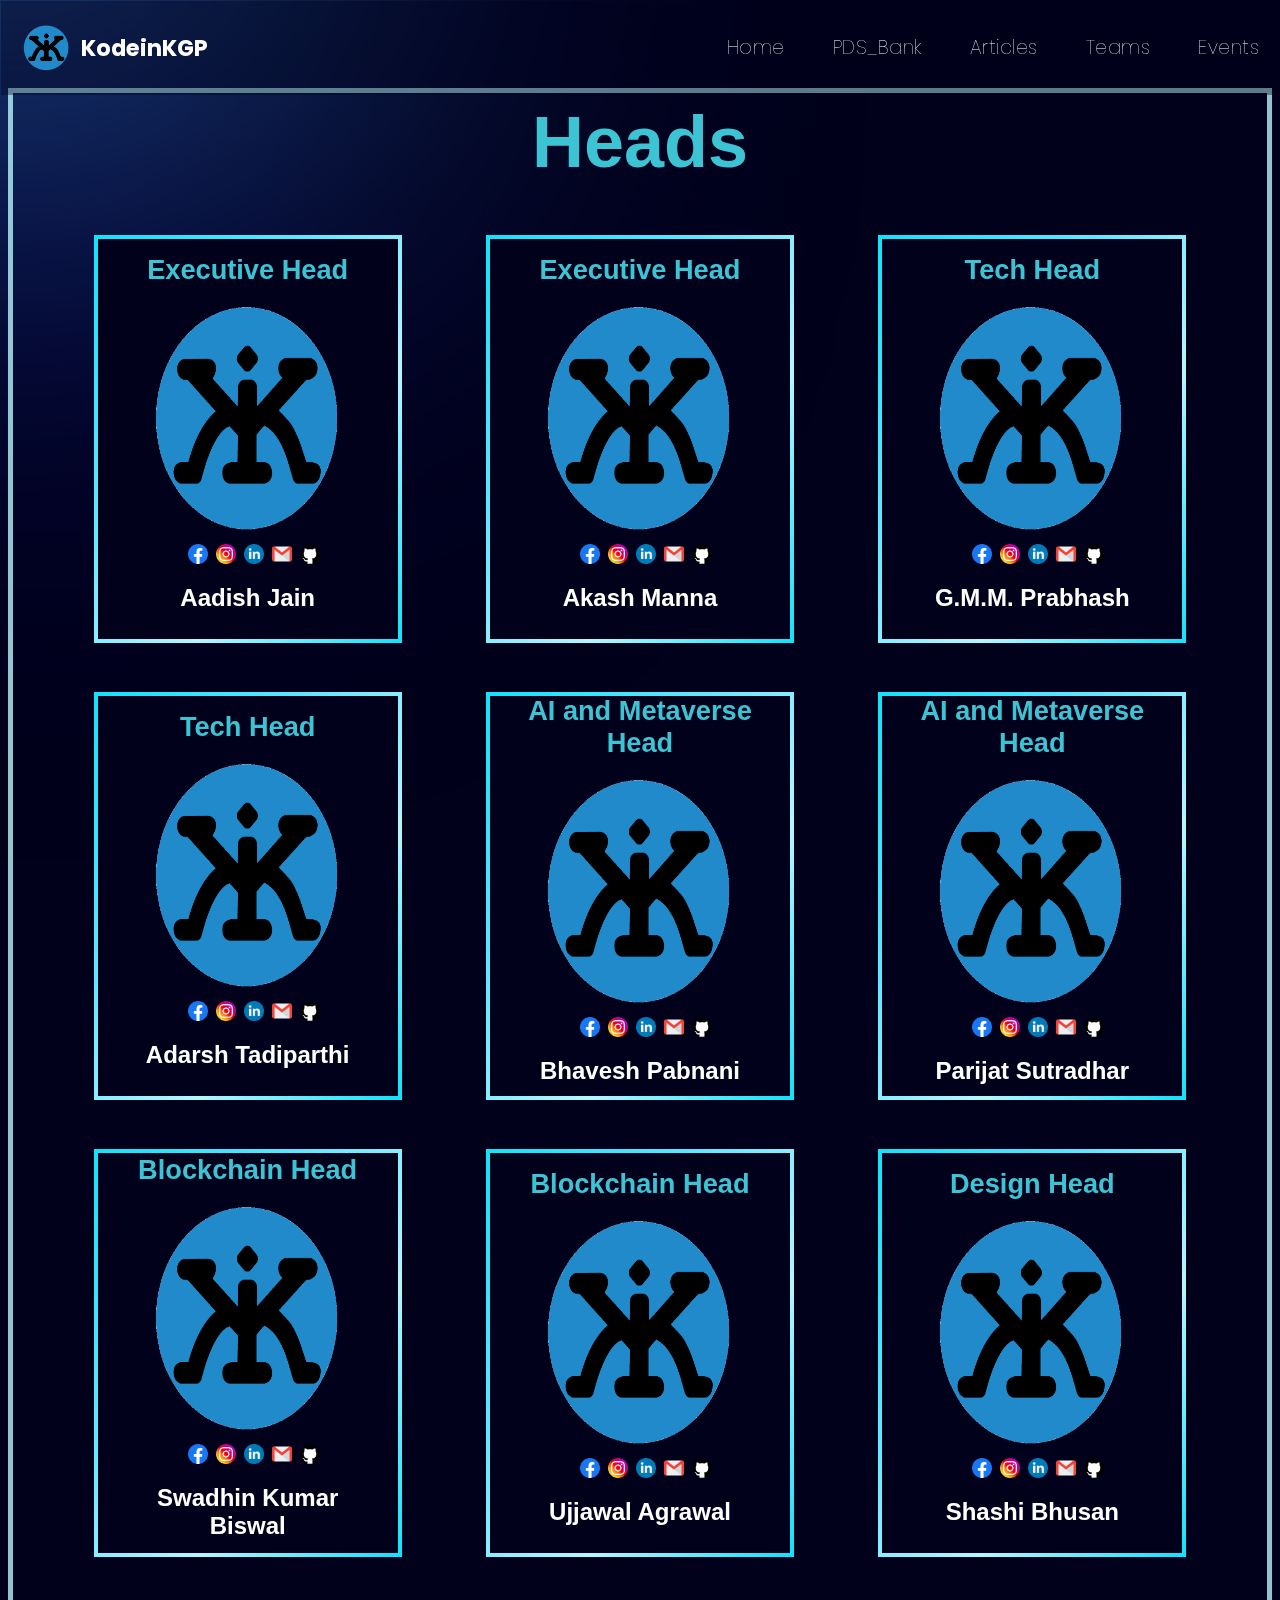
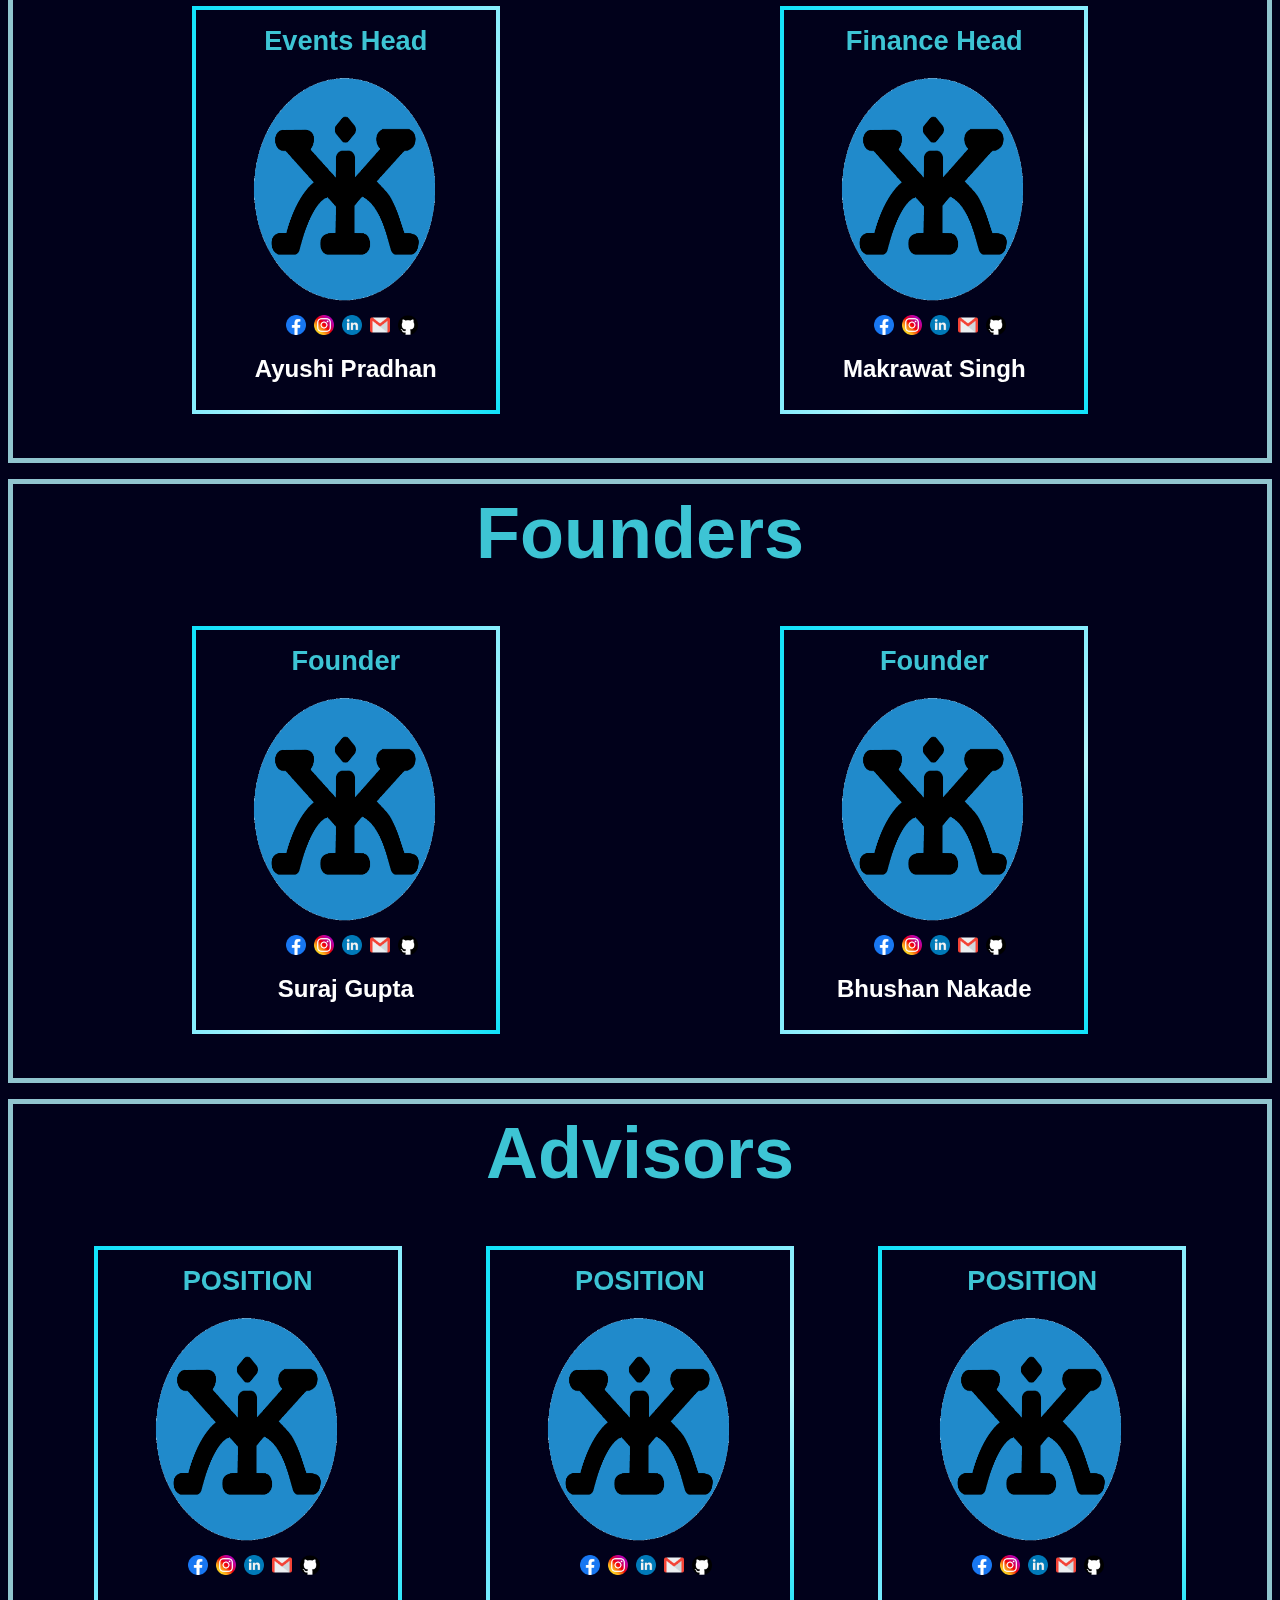
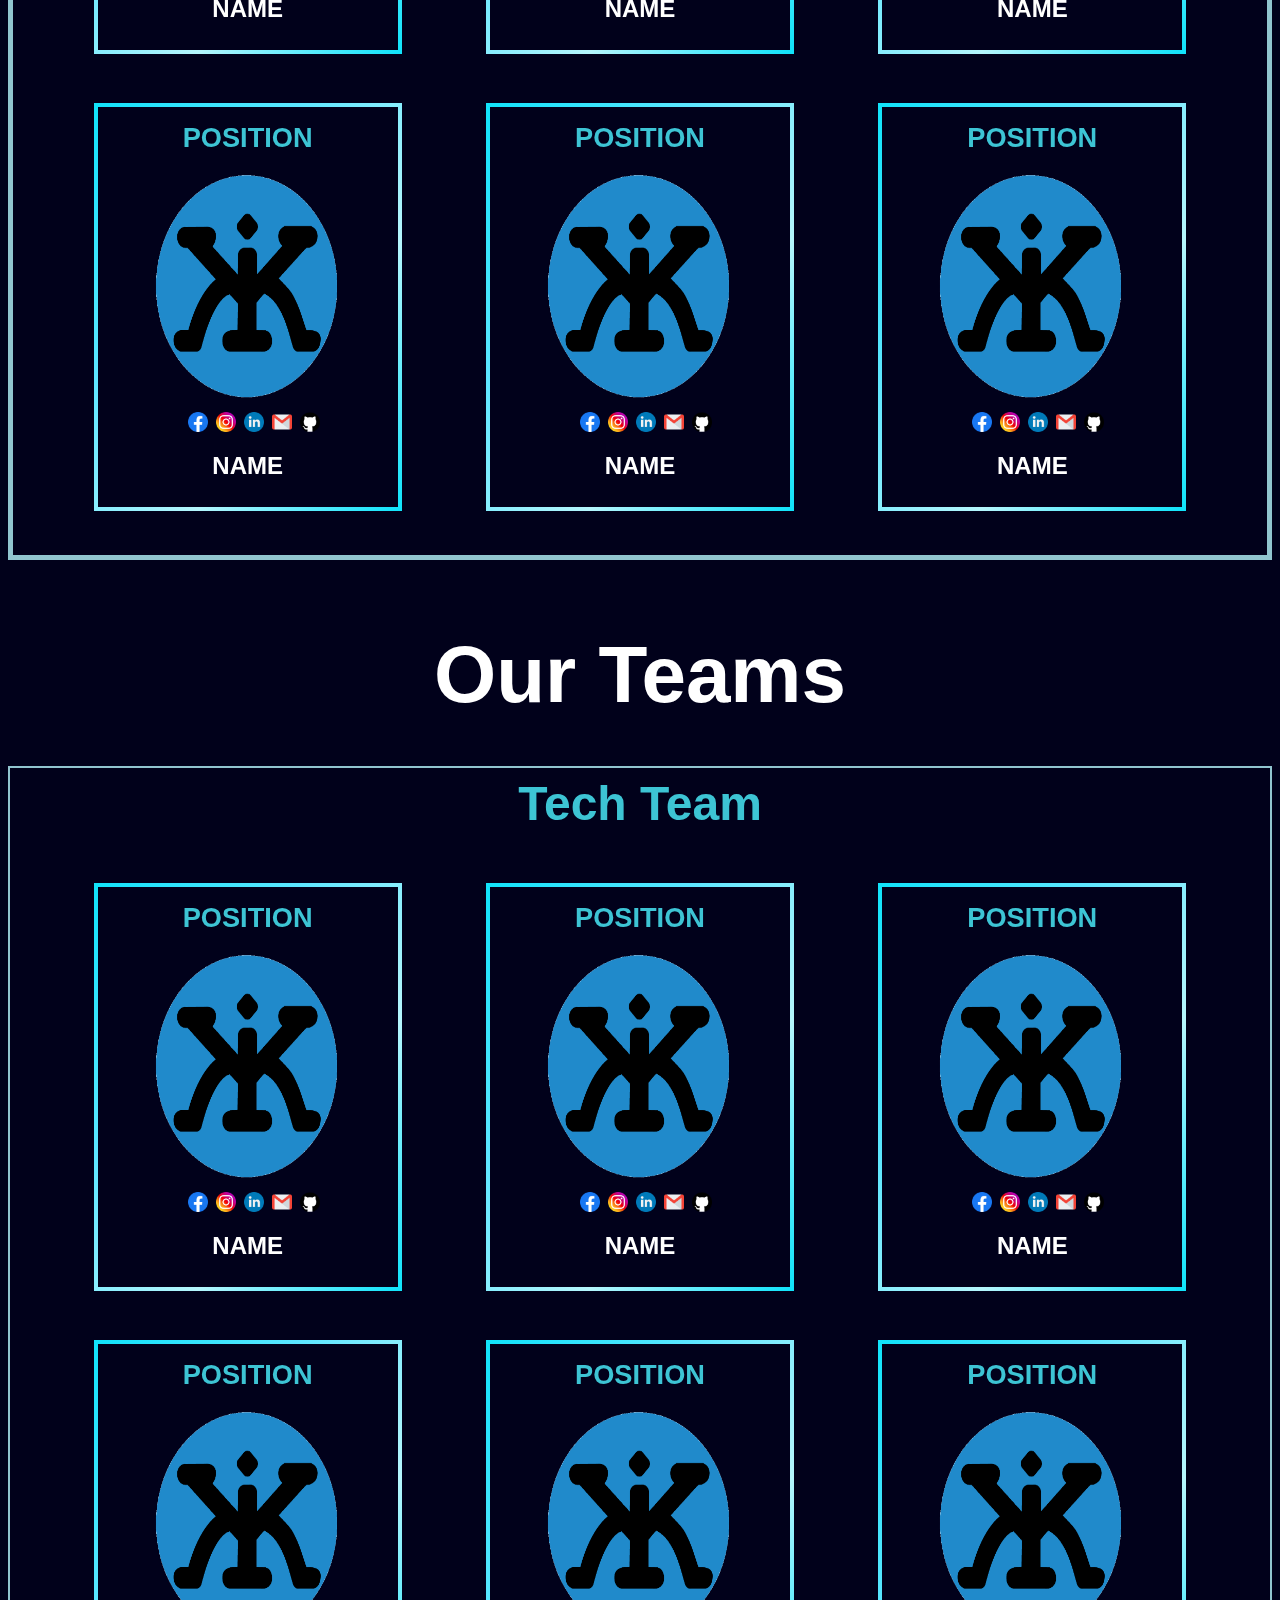
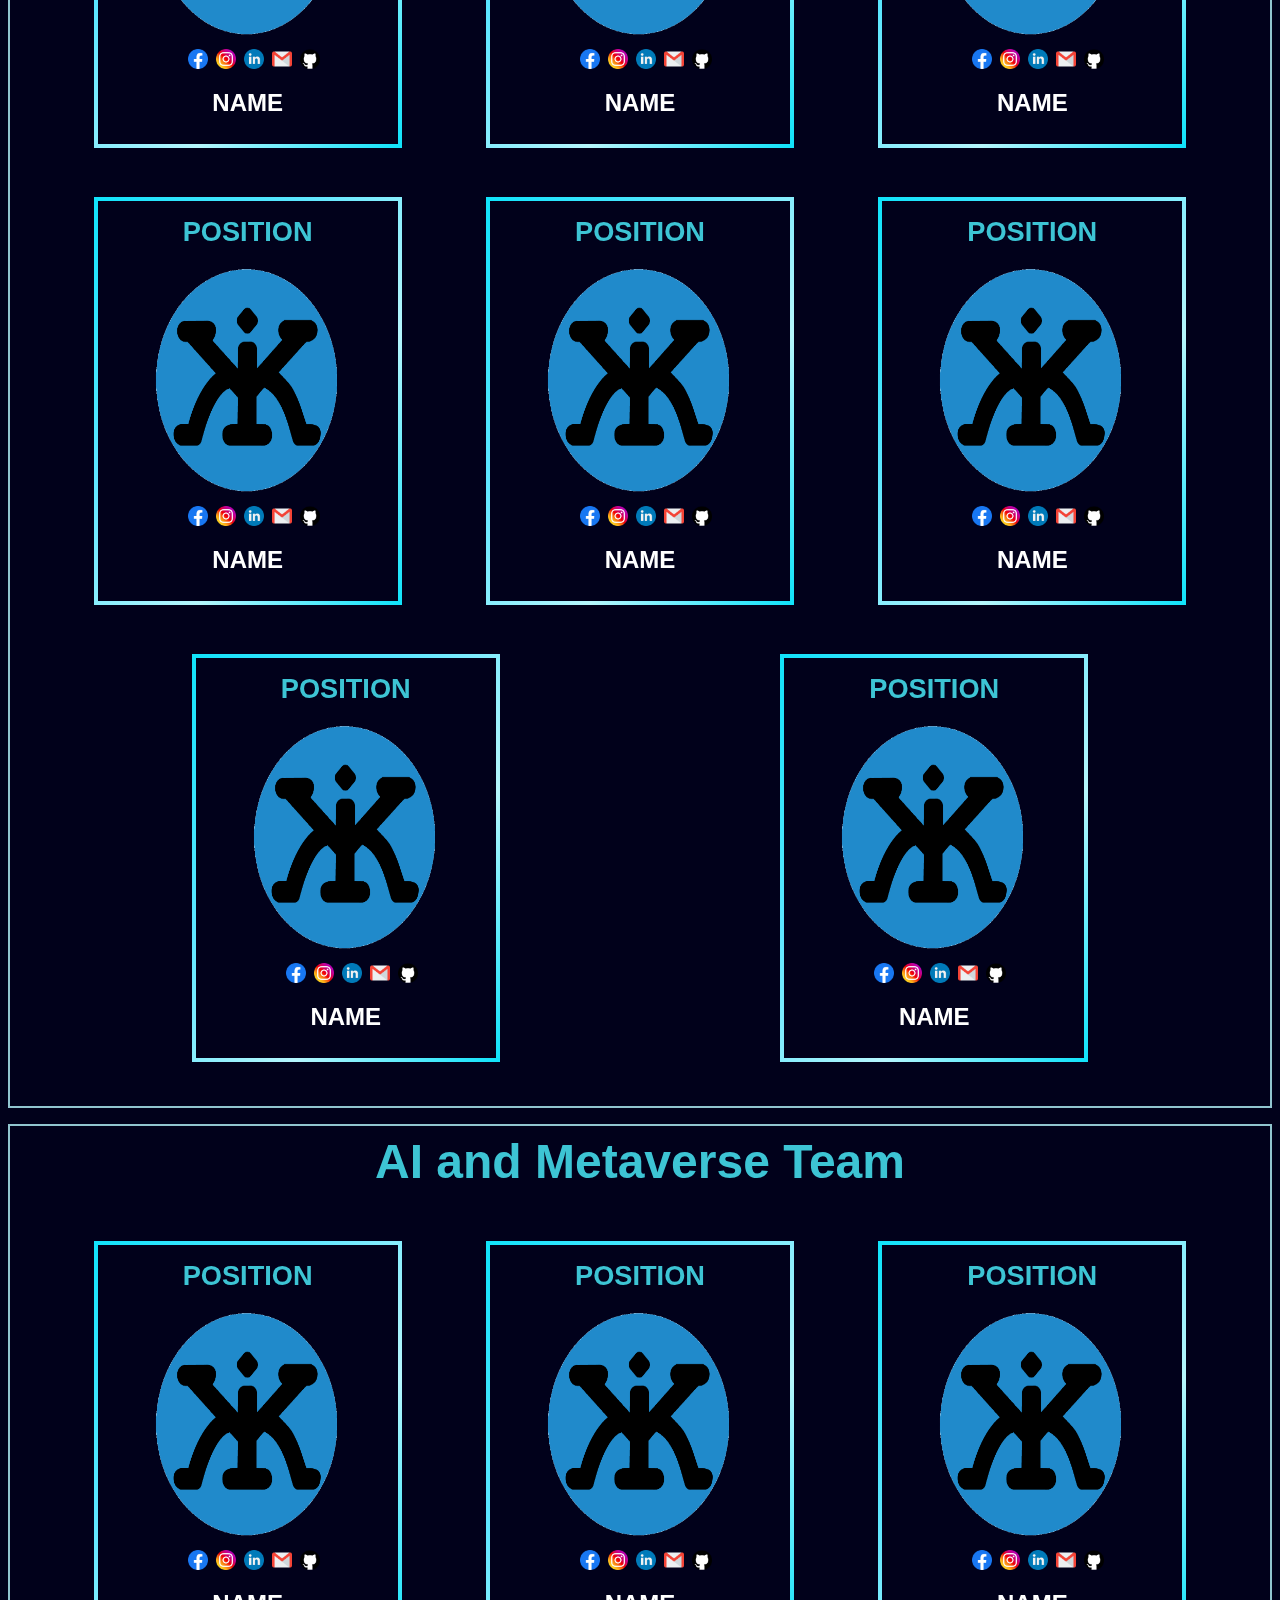
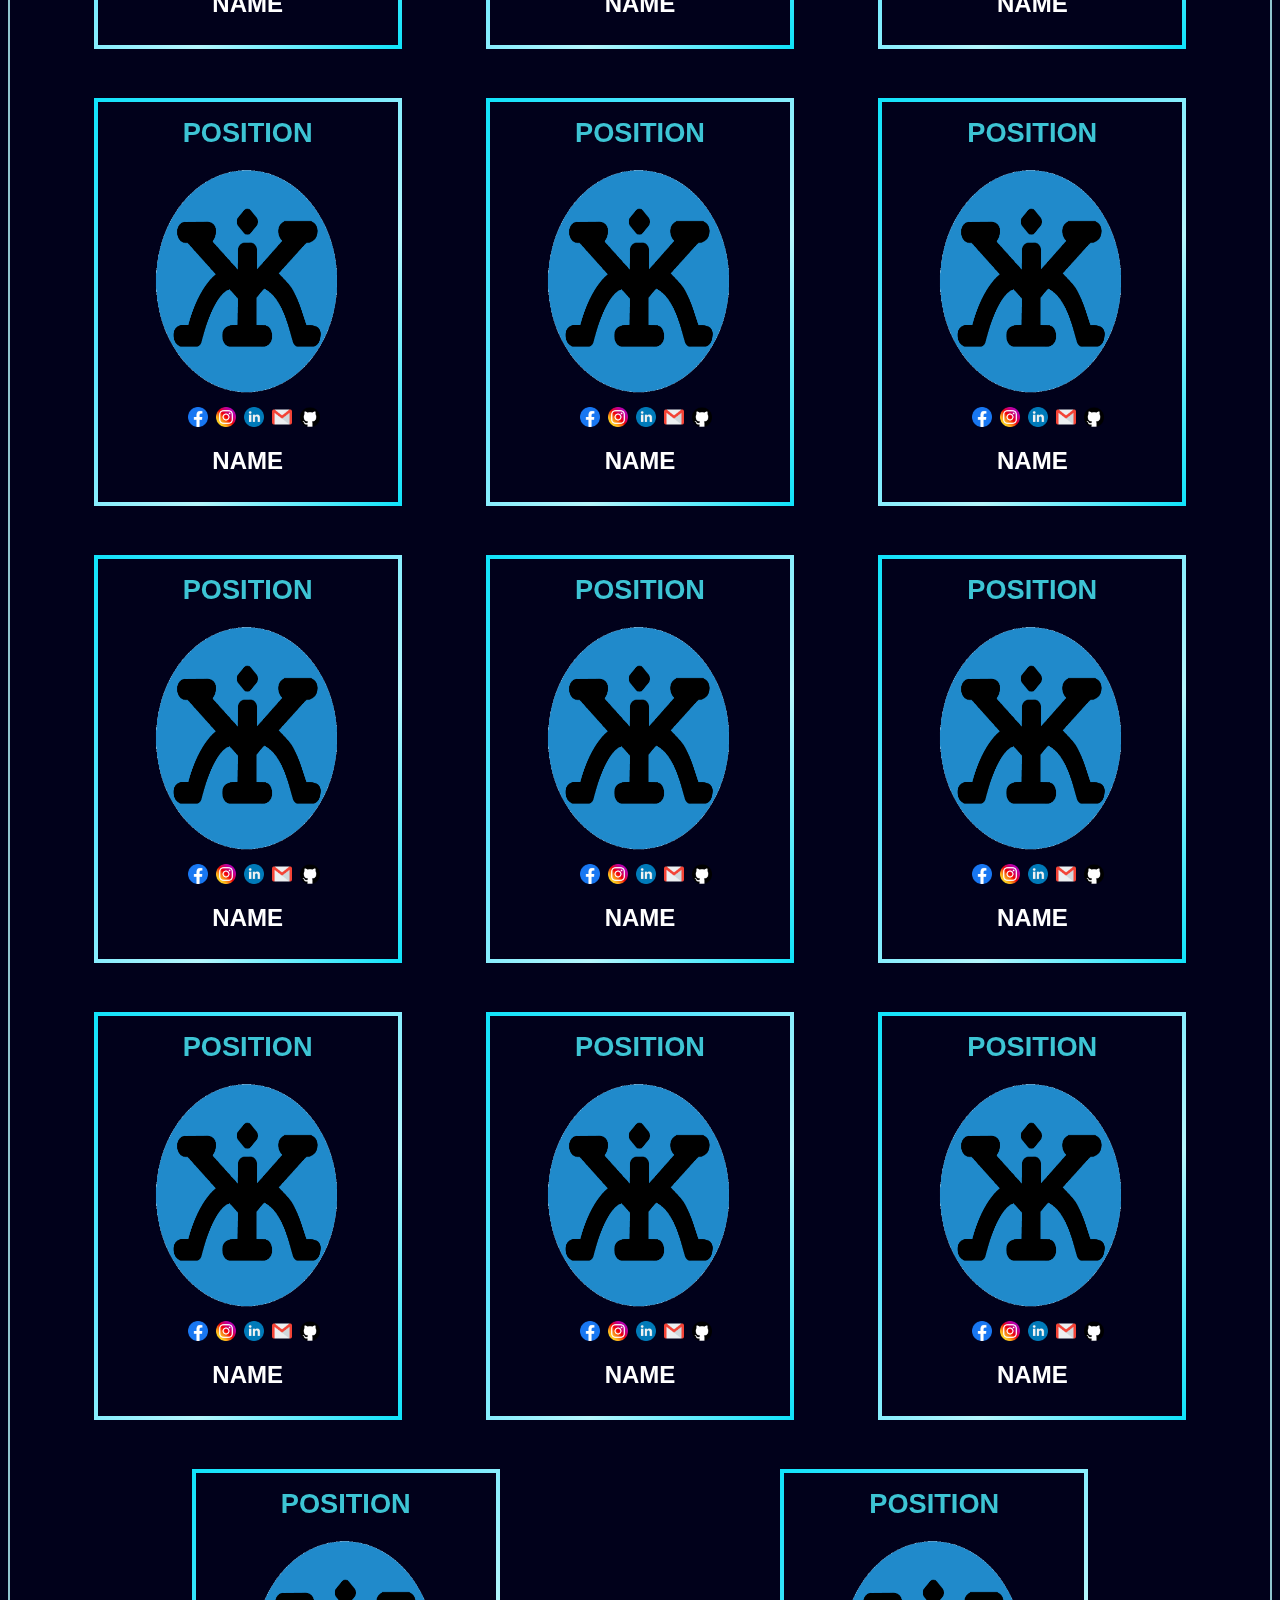
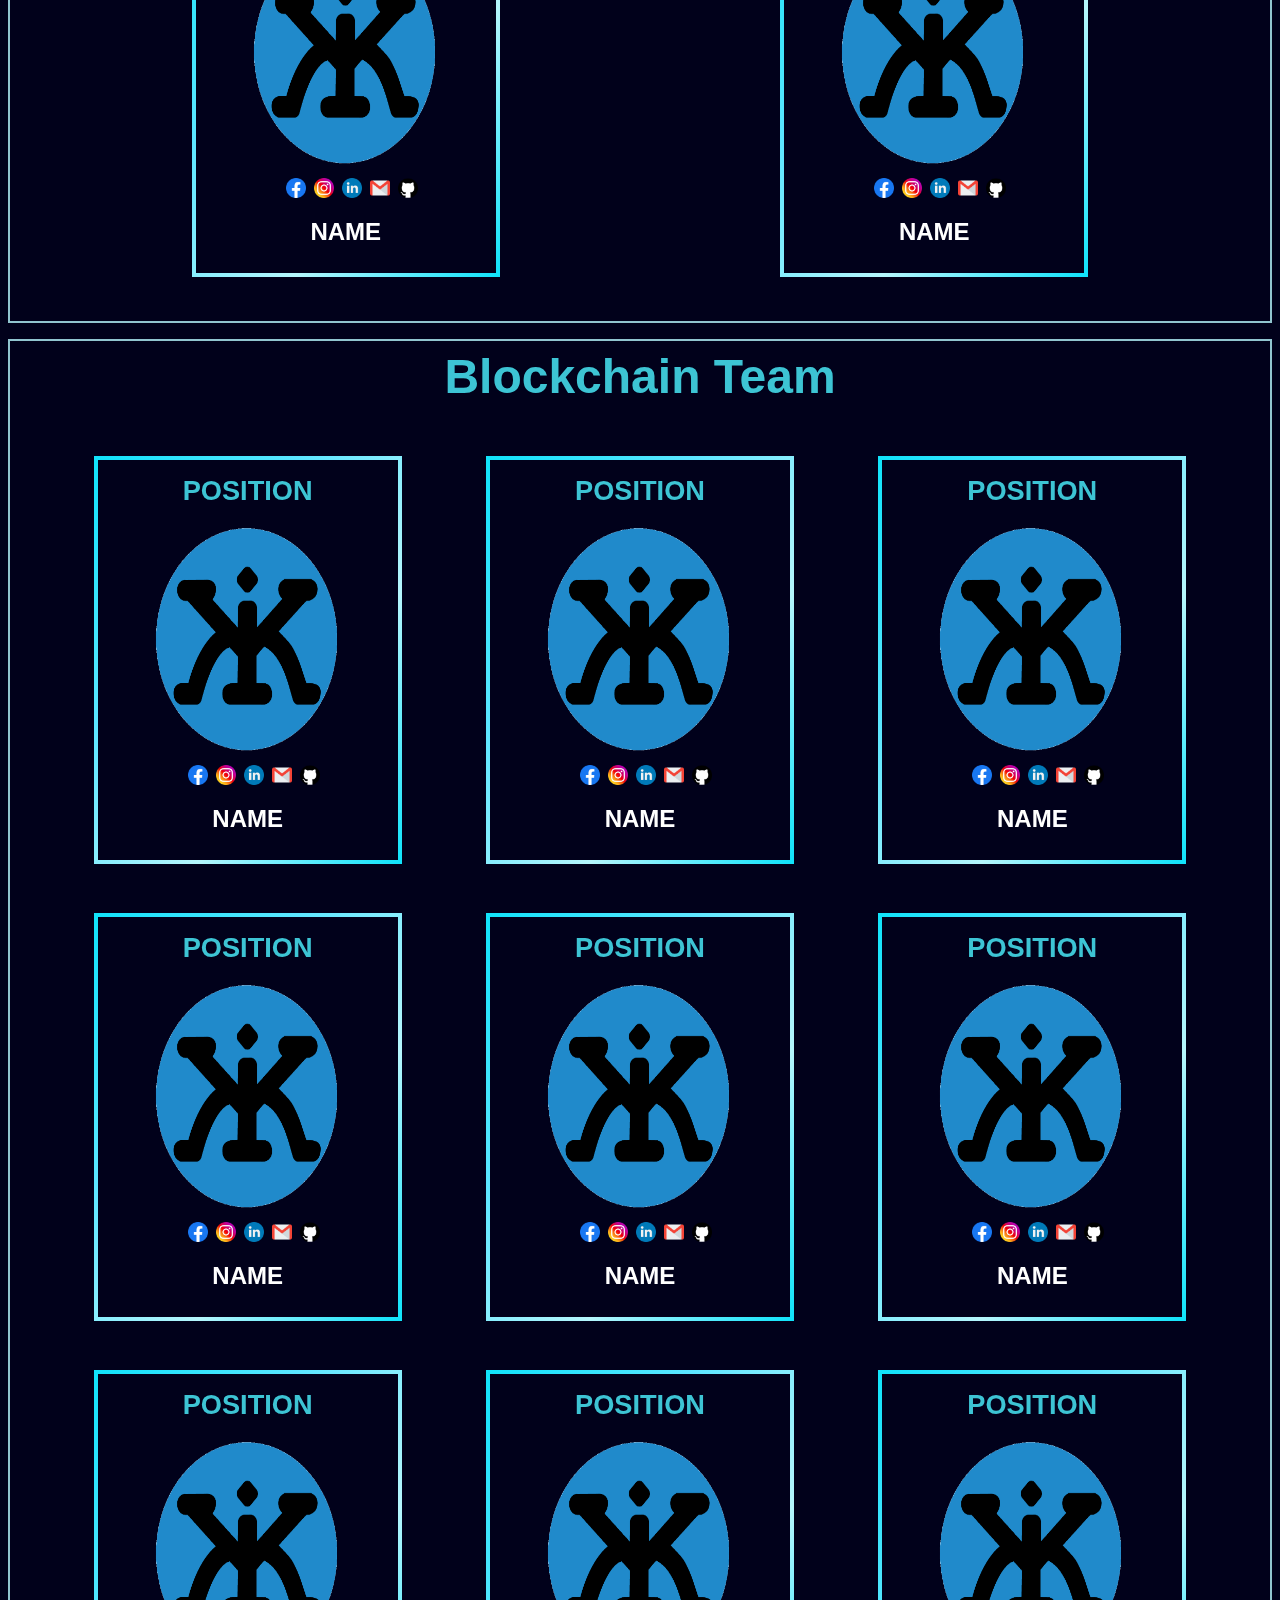
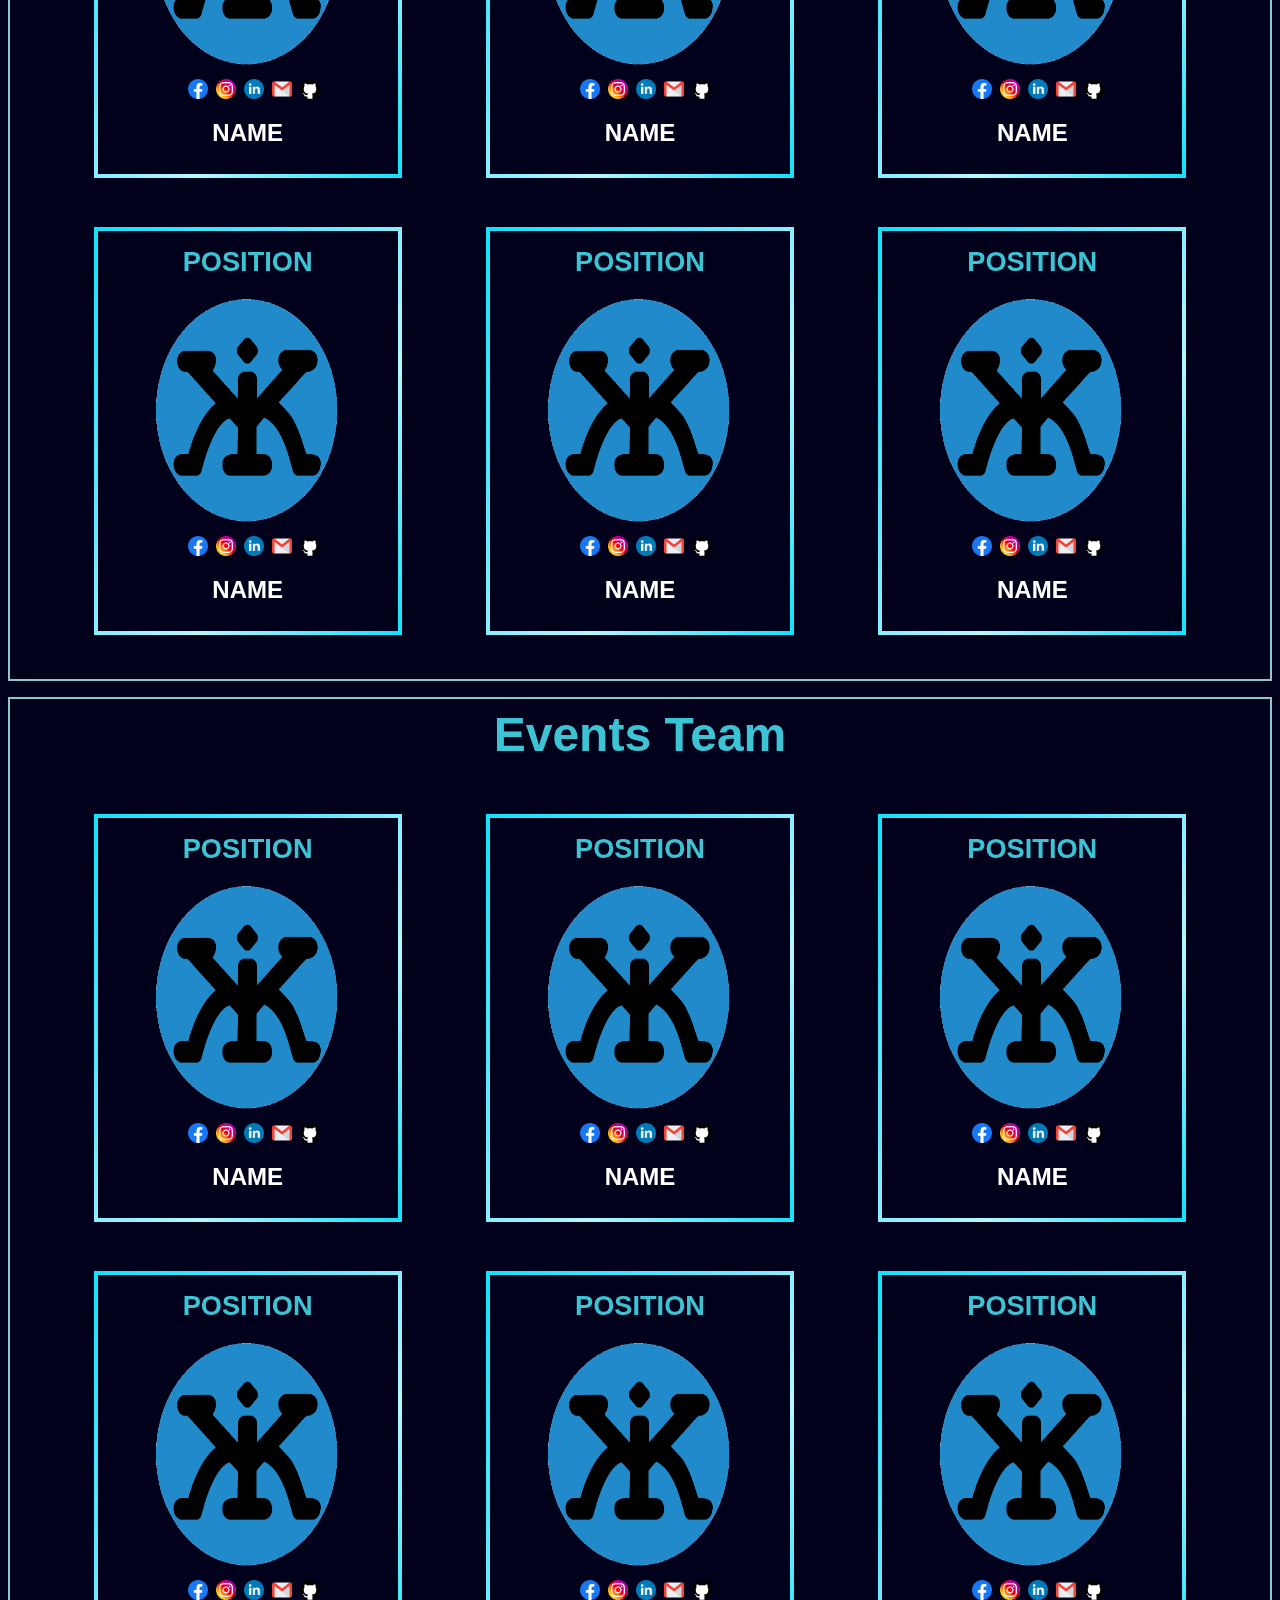
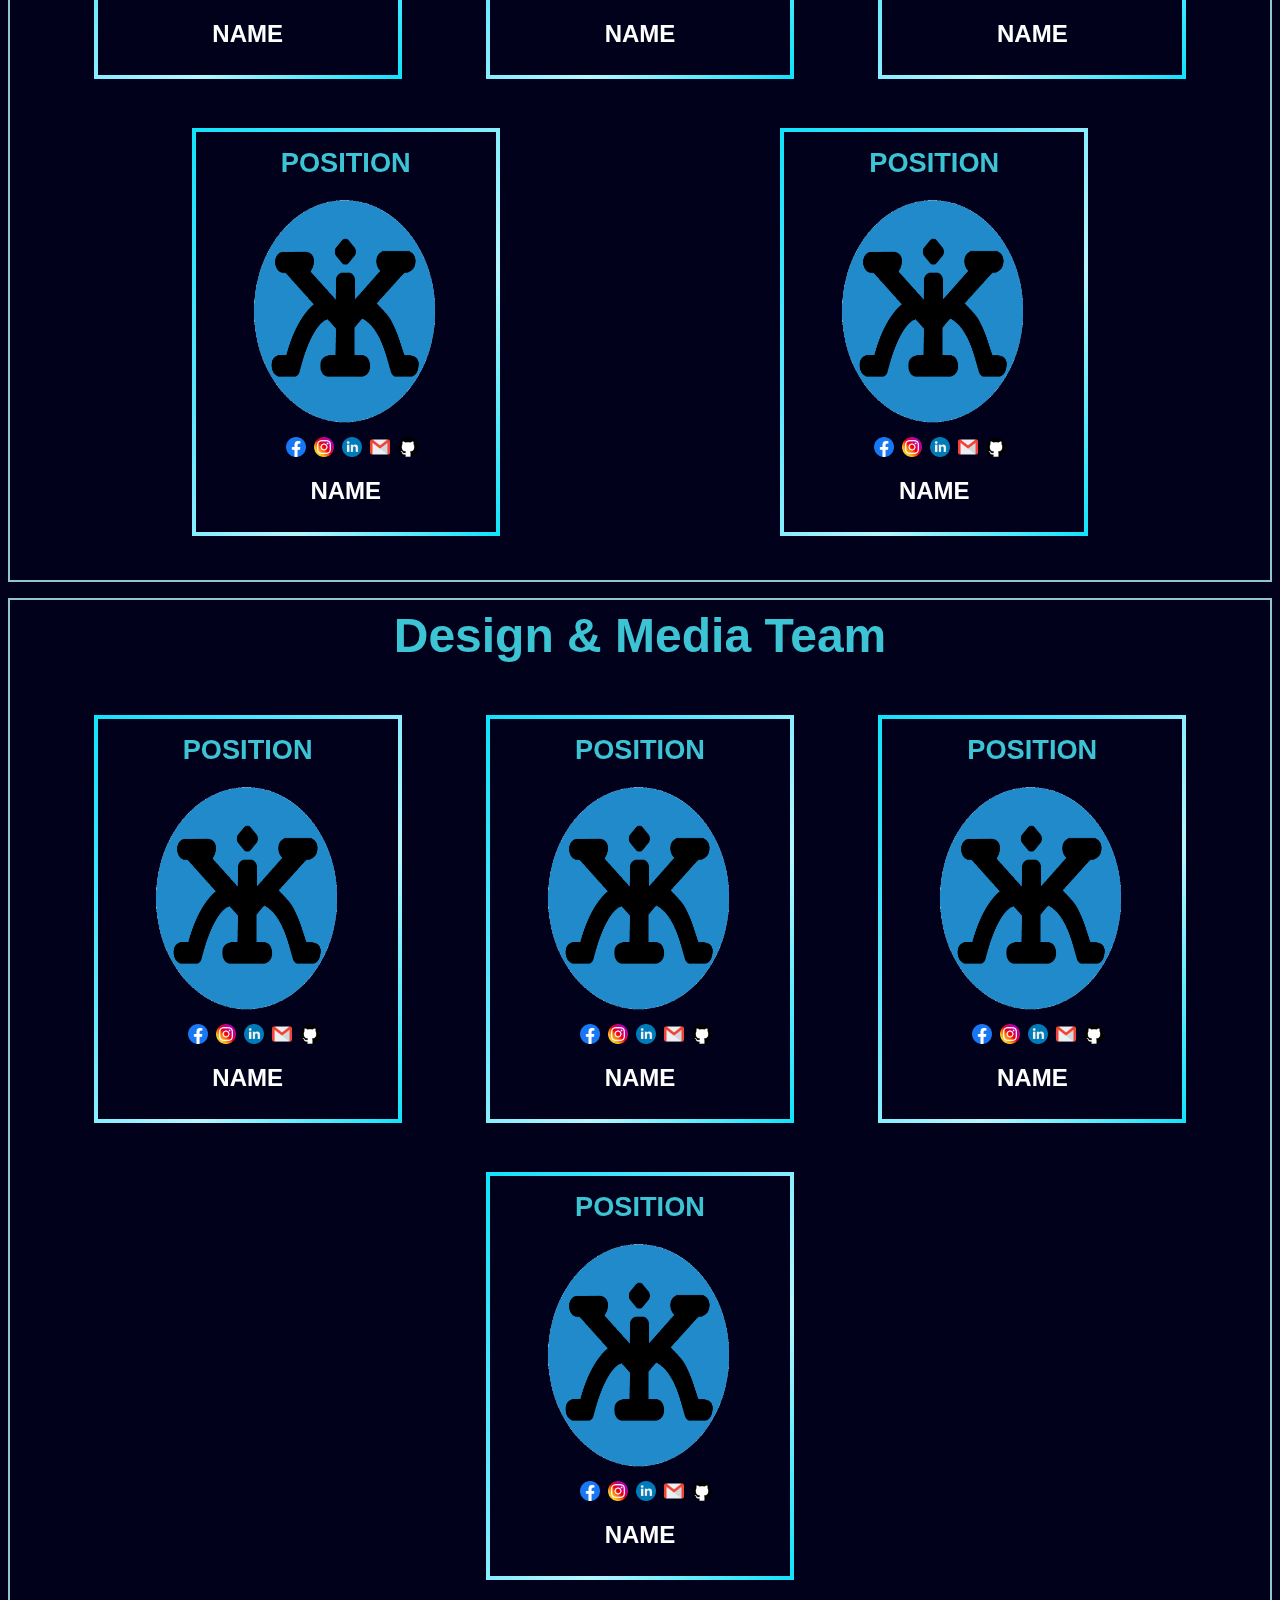
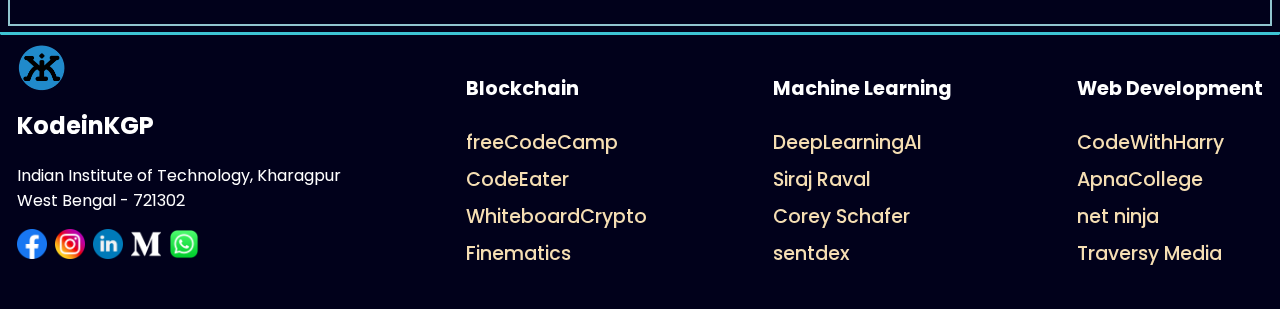
<file: teams.html>
<!DOCTYPE html>
<html lang="en">
<head>
    <title>KodeinKGP</title>
    <link rel="icon" href="./images/mainlogo.png">
    <link rel="preconnect" href="https://fonts.googleapis.com">
    <link rel="preconnect" href="https://fonts.gstatic.com" crossorigin>
    <link href="https://fonts.googleapis.com/css2?family=Poppins:ital,wght@0,100;0,200;0,300;0,400;0,500;0,600;0,700;0,800;0,900;1,100;1,200;1,300;1,400;1,500;1,600;1,700;1,800;1,900&display=swap" rel="stylesheet">
    <link rel="stylesheet" href="./style.css">
</head>
<body style="background-color: #01011b;">
    <div class="blob">
        <style>
            .blob {
                display: flex;
                justify-content: center;
                align-items: center;
                width: 600px;
                height: 600px;
                border-radius: 100%;
                background-image: linear-gradient(#5be6ff 10%, #04046B 70%);
                filter: blur(250px);
                transition: all 450ms ease-out;
                position: fixed;
                pointer-events: none;
                left: 0;
                top: 0;
                transform: translate(calc(-50% + 15px), -50%);
                z-index: -1;	

            }
        </style>
        <script>
            var cursor=document.querySelector('.blob');
            document.addEventListener('mousemove', function(e) {
                var x = e.clientX;
                var y = e.clientY;

                cursor.style.transform = `translate3d(calc(${x}px - 50%), calc(${y}px - 50%), 0)`
            });
        </script>
    </div>

   <div class="navbar" style=
        "background-color: rgba(1, 1, 27, .37);
        padding-top: 0px;
        padding-right: 1rem;
        padding-bottom: 0px;
        padding-left: 1rem;
        align-items: center;
        display: flex;
        flex-direction: row;
        flex-wrap: wrap;
        justify-content: space-between;
        position: sticky;
        top: 0;
        z-index: 20;
        margin: -7px;
        font-family: Poppins, sans-serif;">


        <div class="title" style=
        "box-sizing: border-box;">

            <div class="logo" style=
            "translate: none;
            rotate: none;
            scale: none;
            opacity: 1;
            transform: translate(0px, 0px);
            display: flex;
            align-items: center;
            font-size: 1.2rem;
            gap: 5px;
            justify-content: left;">

                <img src="./images/mainlogo.png" style=
                    "height: 60px;
                    padding: 5px;
                    padding-top: 5px;
                    padding-right: 5px;
                    padding-bottom: 5px;
                    padding-left: 5px;
                    box-sizing: border-box;">
                <h3 style=
                    "color: #fff;
                    display: block;
                    margin-block-start: 1.33em;
                    margin-block-end: 1.33em;
                    margin-inline-start: 0px;
                    margin-inline-end: 0px;
                    font-weight: bold;"> KodeinKGP</h3>
            </div>
        </div>
        <div class="Navigation" style=
            "display: block;
            margin-left: auto;
            min-width: 26vw;
            box-sizing: border-box;">

            <div class="mainNavigation" style=
                "align-items: center;
                display: flex;
                flex-direction: row;
                gap: 4rem;
                box-sizing: border-box;">

                <div class="mainNavBar" style=
                    "display: flex;
                    margin-right: -20px;
                    box-sizing: border-box;
                    font-weight: 100px;">
    
                    <li style=
                        "translate: none;
                        rotate: none;
                        scale: none;
                        opacity: 1;
                        transform: translate(0px, 0px);
                        list-style: none;">

                        <span class="link-tag">
                            <a class="link" href="./index" style=
                            "color: #fff;
                            font-weight: 500;
                            letter-spacing: .5px;
                            padding: 20px 25px 25px;
                            font-size: 1.2rem;
                            font-weight: 1;
                            padding: 0 1.5rem;
                            text-decoration: none;">
                            Home
                                <style>
                                    .link-tag:hover{
                                        box-shadow: 5px 5px 90px 20px #5be6ff;
                                        border-radius: 10px;
                                        border-color: #11e3fb;
                                        border-width: 1px;
                                    }
                                </style>
                            </a>
                        </span>
                    </li>

                    <li style=
                        "translate: none;
                        rotate: none;
                        scale: none;
                        opacity: 1;
                        transform: translate(0px, 0px);
                        list-style: none;">

                        <span class="link-tag">
                            <a class="link" href="./pdsbank" style=
                            "color: #fff;
                            font-weight: 500;
                            letter-spacing: .5px;
                            padding: 20px 25px 25px;
                            font-size: 1.2rem;
                            font-weight: 1;
                            padding: 0 1.5rem;
                            text-decoration: none;">PDS_Bank</a>
                        </span>
                    </li>

                    <li style=
                        "translate: none;
                        rotate: none;
                        scale: none;
                        opacity: 1;
                        transform: translate(0px, 0px);
                        list-style: none;">

                        <span class="link-tag">
                            <a class="link" href="./articles" style=
                            "color: #fff;
                            font-weight: 500;
                            letter-spacing: .5px;
                            padding: 20px 25px 25px;
                            font-size: 1.2rem;
                            font-weight: 1;
                            padding: 0 1.5rem;
                            text-decoration: none;">Articles</a>
                        </span>
                    </li>

                    <li style=
                        "translate: none;
                        rotate: none;
                        scale: none;
                        opacity: 1;
                        transform: translate(0px, 0px);
                        list-style: none;">

                        <span class="link-tag">
                            <a class="link" href="./teams" style=
                            "color: #fff;
                            font-weight: 500;
                            letter-spacing: .5px;
                            padding: 20px 25px 25px;
                            font-size: 1.2rem;
                            font-weight: 1;
                            padding: 0 1.5rem;
                            text-decoration: none;">Teams</a>
                        </span>
                    </li>

                    <li style=
                        "translate: none;
                        rotate: none;
                        scale: none;
                        opacity: 1;
                        transform: translate(0px, 0px);
                        list-style: none;">
                        
                        <span class="link-tag">
                            <a class="link" href="./events" style=
                            "color: #fff;
                            font-weight: 500;
                            letter-spacing: .5px;
                            padding: 20px 25px 25px;
                            font-size: 1.2rem;
                            font-weight: 1;
                            padding: 0 1.5rem;
                            text-decoration: none;">Events</a>
                        </span>
                    </li>
                </div>
            </div>
        </div>
   </div> 

   <div class="teamspage" style=
        "text-align: center;
        color: white;
        box-sizing: border-box;
        font-family: Arial, Helvetica, sans-serif;">

        <div class="members" style=
            "margin: 0 0 1rem;
            border: 5px solid rgba(181, 246, 253, .8);">
            <style>
                .members:hover {
                    box-shadow: 0 2px 90px #903dd4;
                }
            </style>
            <h3 class="title" style=
            "margin: .5rem 0 2.5rem;
            color: #3dc4d4;
            font-size: 4.5rem;">Heads</h3>

            <div class="heads" style=
                "margin: 2rem auto;
                width: 90vw;
                align-items: center;
                display: flex;
                flex-wrap: wrap;
                gap: 25px;
                justify-content: space-around;
                box-sizing: border-box;
                padding: 0;">
                <div class="member">
                    <style>
                        .member {
                            align-items: center;
                            display: flex;
                            flex-direction: column;
                            width: 280px;
                            height: 380px;
                            background: #01011b;
                            border: 4px solid rgba(181, 246, 253, .8);
                            border-image: linear-gradient(to bottom right, #11e3fb, #5be6ff, #b5f6fd, #11e3fb) 1;
                            margin: .75rem;
                            overflow: hidden;
                            padding: 10px;
                            place-content: center;
                            place-items: center;
                            position: relative;
                        }
                        .member:hover {
                            background-color: rgba(54, 54, 54, .6);
                            box-shadow: 0 2px 90px #3dc4d4;
                        }
                    </style>
                    <h4 class="roles">
                        <strong>Executive Head</strong>
                        <style>
                            .roles {
                                color: #3dc4d4;
                                margin: 4px 0 8px;
                                font-size: 1.70rem;
                                text-align: center;
                            }
                        </style>
                    </h4>
                    <div class="photos">
                        <style>
                            .photos{
                                box-sizing: border-box;
                                margin: 0;
                                padding: 0;
                                text-align: center;
                                color: white;
                                font-family: Montserrat;
                                display: flex;
                                flex-direction: column;
                            }
                        </style>
                        <img src="./images/mainlogo.png" width="200" height="250">
                        <div class="links">
                            <style>
                                .links {
                                    display: flex;
                                    flex-direction: row;
                                    justify-content: space-between;
                                    margin: 0 auto;
                                    width: 60%;
                                    text-align: center;
                                    color: white;
                                    box-sizing: border-box;
                                }
                            </style>
                            <a href="https://www.facebook.com/kodeinkgp?mibextid=ZbWKwL" >
                                <img src="./images/icons/fb.png" width="20" height="20" style="padding-right: .5rem;">
                            </a>
                            <a href="https://www.instagram.com/kodeinkgp_iitkgp?igsh=cmhyMXM3YTA5YzZm" >
                                <img src="./images/icons/insta.png" width="20" height="20" style="padding-right: .5rem;">
                            </a>
                            <a href="https://www.linkedin.com/company/kodeinkgp/" >
                                <img src="./images/icons/linkedin.png" width="20" height="20" style="padding-right: .5rem;">
                            </a>
                            <a href="https://kodeinkgp.in/teams" >
                                <img src="./images/icons/gmail.png" width="20" height="20" style="padding-right: .5rem;">
                            </a>
                            <a href="https://kodeinkgp.in/teams" >
                                <img src="./images/icons/github.png" width="20" height="20" style="padding-right: .5rem;">
                            </a>
                        </div>
                    </div>
                    <h4 class="names">
                        <style>
                            .names {
                                font-size: 1.50rem;
                                text-align: center;
                                color: #fff;
                                margin: 1rem;
                            }
                        </style>
                        <strong> Aadish Jain</strong>
                    </h4>
                </div>
                <div class="member">
                    <h4 class="roles">
                        <strong>Executive Head</strong>
                    </h4>
                    <div class="photos">
                        <img src="./images/mainlogo.png" width="200" height="250">
                        <div class="links">
                            <a href="https://www.facebook.com/kodeinkgp?mibextid=ZbWKwL" >
                                <img src="./images/icons/fb.png" width="20" height="20" style="padding-right: .5rem;">
                            </a>
                            <a href="https://www.instagram.com/kodeinkgp_iitkgp?igsh=cmhyMXM3YTA5YzZm" >
                                <img src="./images/icons/insta.png" width="20" height="20" style="padding-right: .5rem;">
                            </a>
                            <a href="https://www.linkedin.com/company/kodeinkgp/" >
                                <img src="./images/icons/linkedin.png" width="20" height="20" style="padding-right: .5rem;">
                            </a>
                            <a href="https://kodeinkgp.in/teams" >
                                <img src="./images/icons/gmail.png" width="20" height="20" style="padding-right: .5rem;">
                            </a>
                            <a href="https://kodeinkgp.in/teams" >
                                <img src="./images/icons/github.png" width="20" height="20" style="padding-right: .5rem;">
                            </a>
                        </div>
                    </div>
                    <h5 class="names">
                        <strong> Akash Manna</strong>
                    </h5>
                </div>
                <div class="member">
                    <h4 class="roles">
                        <strong>Tech Head</strong>
                    </h4>
                    <div class="photos">
                        <img src="./images/mainlogo.png" width="200" height="250">
                        <div class="links">
                            <a href="https://www.facebook.com/kodeinkgp?mibextid=ZbWKwL" >
                                <img src="./images/icons/fb.png" width="20" height="20" style="padding-right: .5rem;">
                            </a>
                            <a href="https://www.instagram.com/kodeinkgp_iitkgp?igsh=cmhyMXM3YTA5YzZm" >
                                <img src="./images/icons/insta.png" width="20" height="20" style="padding-right: .5rem;">
                            </a>
                            <a href="https://www.linkedin.com/company/kodeinkgp/" >
                                <img src="./images/icons/linkedin.png" width="20" height="20" style="padding-right: .5rem;">
                            </a>
                            <a href="https://kodeinkgp.in/teams" >
                                <img src="./images/icons/gmail.png" width="20" height="20" style="padding-right: .5rem;">
                            </a>
                            <a href="https://kodeinkgp.in/teams" >
                                <img src="./images/icons/github.png" width="20" height="20" style="padding-right: .5rem;">
                            </a>
                        </div>
                    </div>
                    <h5 class="names">                        
                        <strong> G.M.M. Prabhash</strong>
                    </h5>
                </div>
                <div class="member">
                    <h4 class="roles">
                        <strong>Tech Head</strong>
                    </h4>
                    <div class="photos">
                        <img src="./images/mainlogo.png" width="200" height="250">
                        <div class="links">
                            <a href="https://www.facebook.com/kodeinkgp?mibextid=ZbWKwL" >
                                <img src="./images/icons/fb.png" width="20" height="20" style="padding-right: .5rem;">
                            </a>
                            <a href="https://www.instagram.com/kodeinkgp_iitkgp?igsh=cmhyMXM3YTA5YzZm" >
                                <img src="./images/icons/insta.png" width="20" height="20" style="padding-right: .5rem;">
                            </a>
                            <a href="https://www.linkedin.com/company/kodeinkgp/" >
                                <img src="./images/icons/linkedin.png" width="20" height="20" style="padding-right: .5rem;">
                            </a>
                            <a href="https://kodeinkgp.in/teams" >
                                <img src="./images/icons/gmail.png" width="20" height="20" style="padding-right: .5rem;">
                            </a>
                            <a href="https://kodeinkgp.in/teams" >
                                <img src="./images/icons/github.png" width="20" height="20" style="padding-right: .5rem;">
                            </a>
                        </div>
                    </div>
                    <h5 class="names">
                        <strong> Adarsh Tadiparthi</strong>
                    </h5>
                </div>
                <div class="member">
                    <h4 class="roles">
                        <strong>AI and Metaverse Head</strong>
                    </h4>
                    <div class="photos">
                        <img src="./images/mainlogo.png" width="200" height="250">
                        <div class="links">
                            <a href="https://www.facebook.com/kodeinkgp?mibextid=ZbWKwL" >
                                <img src="./images/icons/fb.png" width="20" height="20" style="padding-right: .5rem;">
                            </a>
                            <a href="https://www.instagram.com/kodeinkgp_iitkgp?igsh=cmhyMXM3YTA5YzZm" >
                                <img src="./images/icons/insta.png" width="20" height="20" style="padding-right: .5rem;">
                            </a>
                            <a href="https://www.linkedin.com/company/kodeinkgp/" >
                                <img src="./images/icons/linkedin.png" width="20" height="20" style="padding-right: .5rem;">
                            </a>
                            <a href="https://kodeinkgp.in/teams" >
                                <img src="./images/icons/gmail.png" width="20" height="20" style="padding-right: .5rem;">
                            </a>
                            <a href="https://kodeinkgp.in/teams" >
                                <img src="./images/icons/github.png" width="20" height="20" style="padding-right: .5rem;">
                            </a>
                        </div>
                    </div>
                    <h5 class="names">
                        <strong> Bhavesh Pabnani</strong>
                    </h5>
                </div>
                <div class="member">
                    <h4 class="roles">
                        <strong>AI and Metaverse Head</strong>
                    </h4>
                    <div class="photos">
                        <img src="./images/mainlogo.png" width="200" height="250">
                        <div class="links">
                            <a href="https://www.facebook.com/kodeinkgp?mibextid=ZbWKwL" >
                                <img src="./images/icons/fb.png" width="20" height="20" style="padding-right: .5rem;">
                            </a>
                            <a href="https://www.instagram.com/kodeinkgp_iitkgp?igsh=cmhyMXM3YTA5YzZm" >
                                <img src="./images/icons/insta.png" width="20" height="20" style="padding-right: .5rem;">
                            </a>
                            <a href="https://www.linkedin.com/company/kodeinkgp/" >
                                <img src="./images/icons/linkedin.png" width="20" height="20" style="padding-right: .5rem;">
                            </a>
                            <a href="https://kodeinkgp.in/teams" >
                                <img src="./images/icons/gmail.png" width="20" height="20" style="padding-right: .5rem;">
                            </a>
                            <a href="https://kodeinkgp.in/teams" >
                                <img src="./images/icons/github.png" width="20" height="20" style="padding-right: .5rem;">
                            </a>
                        </div>
                    </div>
                    <h5 class="names">
                        <strong> Parijat Sutradhar</strong>
                    </h5>
                </div>               
                <div class="member">
                    <h4 class="roles">
                        <strong>Blockchain Head</strong>
                    </h4>
                    <div class="photos">
                        <img src="./images/mainlogo.png" width="200" height="250">
                        <div class="links">
                            <a href="https://www.facebook.com/kodeinkgp?mibextid=ZbWKwL" >
                                <img src="./images/icons/fb.png" width="20" height="20" style="padding-right: .5rem;">
                            </a>
                            <a href="https://www.instagram.com/kodeinkgp_iitkgp?igsh=cmhyMXM3YTA5YzZm" >
                                <img src="./images/icons/insta.png" width="20" height="20" style="padding-right: .5rem;">
                            </a>
                            <a href="https://www.linkedin.com/company/kodeinkgp/" >
                                <img src="./images/icons/linkedin.png" width="20" height="20" style="padding-right: .5rem;">
                            </a>
                            <a href="https://kodeinkgp.in/teams" >
                                <img src="./images/icons/gmail.png" width="20" height="20" style="padding-right: .5rem;">
                            </a>
                            <a href="https://kodeinkgp.in/teams" >
                                <img src="./images/icons/github.png" width="20" height="20" style="padding-right: .5rem;">
                            </a>
                        </div>
                    </div>
                    <h5 class="names">
                        <strong> Swadhin Kumar Biswal</strong>
                    </h5>
                </div>
                <div class="member">
                    <h4 class="roles">
                        <strong>Blockchain Head</strong>
                    </h4>
                    <div class="photos">
                        <img src="./images/mainlogo.png" width="200" height="250">
                        <div class="links">
                            <a href="https://www.facebook.com/kodeinkgp?mibextid=ZbWKwL" >
                                <img src="./images/icons/fb.png" width="20" height="20" style="padding-right: .5rem;">
                            </a>
                            <a href="https://www.instagram.com/kodeinkgp_iitkgp?igsh=cmhyMXM3YTA5YzZm" >
                                <img src="./images/icons/insta.png" width="20" height="20" style="padding-right: .5rem;">
                            </a>
                            <a href="https://www.linkedin.com/company/kodeinkgp/" >
                                <img src="./images/icons/linkedin.png" width="20" height="20" style="padding-right: .5rem;">
                            </a>
                            <a href="https://kodeinkgp.in/teams" >
                                <img src="./images/icons/gmail.png" width="20" height="20" style="padding-right: .5rem;">
                            </a>
                            <a href="https://kodeinkgp.in/teams" >
                                <img src="./images/icons/github.png" width="20" height="20" style="padding-right: .5rem;">
                            </a>
                        </div>
                    </div>
                    <h5 class="names">
                        <strong> Ujjawal Agrawal</strong>
                    </h5>
                </div>
                <div class="member">
                    <h4 class="roles">
                        <strong>Design Head</strong>
                    </h4>
                    <div class="photos">
                        <img src="./images/mainlogo.png" width="200" height="250">
                        <div class="links">
                            <a href="https://www.facebook.com/kodeinkgp?mibextid=ZbWKwL" >
                                <img src="./images/icons/fb.png" width="20" height="20" style="padding-right: .5rem;">
                            </a>
                            <a href="https://www.instagram.com/kodeinkgp_iitkgp?igsh=cmhyMXM3YTA5YzZm" >
                                <img src="./images/icons/insta.png" width="20" height="20" style="padding-right: .5rem;">
                            </a>
                            <a href="https://www.linkedin.com/company/kodeinkgp/" >
                                <img src="./images/icons/linkedin.png" width="20" height="20" style="padding-right: .5rem;">
                            </a>
                            <a href="https://kodeinkgp.in/teams" >
                                <img src="./images/icons/gmail.png" width="20" height="20" style="padding-right: .5rem;">
                            </a>
                            <a href="https://kodeinkgp.in/teams" >
                                <img src="./images/icons/github.png" width="20" height="20" style="padding-right: .5rem;">
                            </a>
                        </div>
                    </div>
                    <h5 class="names">
                        <strong> Shashi Bhusan</strong>
                    </h5>
                </div>
                <div class="member">
                    <h4 class="roles">
                        <strong>Events Head</strong>
                    </h4>
                    <div class="photos">
                        <img src="./images/mainlogo.png" width="200" height="250">
                        <div class="links">
                            <a href="https://www.facebook.com/kodeinkgp?mibextid=ZbWKwL" >
                                <img src="./images/icons/fb.png" width="20" height="20" style="padding-right: .5rem;">
                            </a>
                            <a href="https://www.instagram.com/kodeinkgp_iitkgp?igsh=cmhyMXM3YTA5YzZm" >
                                <img src="./images/icons/insta.png" width="20" height="20" style="padding-right: .5rem;">
                            </a>
                            <a href="https://www.linkedin.com/company/kodeinkgp/" >
                                <img src="./images/icons/linkedin.png" width="20" height="20" style="padding-right: .5rem;">
                            </a>
                            <a href="https://kodeinkgp.in/teams" >
                                <img src="./images/icons/gmail.png" width="20" height="20" style="padding-right: .5rem;">
                            </a>
                            <a href="https://kodeinkgp.in/teams" >
                                <img src="./images/icons/github.png" width="20" height="20" style="padding-right: .5rem;">
                            </a>
                        </div>
                    </div>
                    <h5 class="names">
                        <strong> Ayushi Pradhan</strong>
                    </h5>
                </div>
                <div class="member">
                    <h4 class="roles">
                        <strong>Finance Head</strong>
                    </h4>
                    <div class="photos">
                        <img src="./images/mainlogo.png" width="200" height="250">
                        <div class="links">
                            <a href="https://www.facebook.com/kodeinkgp?mibextid=ZbWKwL" >
                                <img src="./images/icons/fb.png" width="20" height="20" style="padding-right: .5rem;">
                            </a>
                            <a href="https://www.instagram.com/kodeinkgp_iitkgp?igsh=cmhyMXM3YTA5YzZm" >
                                <img src="./images/icons/insta.png" width="20" height="20" style="padding-right: .5rem;">
                            </a>
                            <a href="https://www.linkedin.com/company/kodeinkgp/" >
                                <img src="./images/icons/linkedin.png" width="20" height="20" style="padding-right: .5rem;">
                            </a>
                            <a href="https://kodeinkgp.in/teams" >
                                <img src="./images/icons/gmail.png" width="20" height="20" style="padding-right: .5rem;">
                            </a>
                            <a href="https://kodeinkgp.in/teams" >
                                <img src="./images/icons/github.png" width="20" height="20" style="padding-right: .5rem;">
                            </a>
                        </div>
                    </div>
                    <h5 class="names">
                        <strong> Makrawat Singh</strong>
                    </h5>
                </div>
            </div>
        </div>

        <div class="members" style=
            "margin: 0 0 1rem;
            border: 5px solid rgba(181, 246, 253, .8);">
            <h3 class="title" style=
            "margin: .5rem 0 2.5rem;
            color: #3dc4d4;
            font-size: 4.5rem;">Founders</h3>

            <div class="heads" style=
                "margin: 2rem auto;
                width: 90vw;
                align-items: center;
                display: flex;
                flex-wrap: wrap;
                gap: 25px;
                justify-content: space-around;
                box-sizing: border-box;
                padding: 0;">

                <div class="member">
                    <style>
                        .member {
                            align-items: center;
                            display: flex;
                            flex-direction: column;
                            width: 280px;
                            height: 380px;
                            background: #01011b;
                            border: 4px solid rgba(181, 246, 253, .8);
                            border-image: linear-gradient(to bottom right, #11e3fb, #5be6ff, #b5f6fd, #11e3fb) 1;
                            margin: .75rem;
                            overflow: hidden;
                            padding: 10px;
                            place-content: center;
                            place-items: center;
                            position: relative;
                        }
                    </style>
                    <h4 class="roles">
                        <strong>Founder</strong>
                        <style>
                            .roles {
                                color: #3dc4d4;
                                margin: 4px 0 8px;
                                font-size: 1.70rem;
                                text-align: center;
                            }
                        </style>
                    </h4>
                    <div class="photos">
                        <style>
                            .photos{
                                box-sizing: border-box;
                                margin: 0;
                                padding: 0;
                                text-align: center;
                                color: white;
                                font-family: Montserrat;
                                display: flex;
                                flex-direction: column;
                            }
                        </style>
                        <img src="./images/mainlogo.png" width="200" height="250">
                        <div class="links">
                            <style>
                                .links {
                                    display: flex;
                                    flex-direction: row;
                                    justify-content: space-between;
                                    margin: 0 auto;
                                    width: 60%;
                                    text-align: center;
                                    color: white;
                                    box-sizing: border-box;
                                }
                            </style>
                            <a href="https://www.facebook.com/kodeinkgp?mibextid=ZbWKwL" >
                                <img src="./images/icons/fb.png" width="20" height="20" style="padding-right: .5rem;">
                            </a>
                            <a href="https://www.instagram.com/kodeinkgp_iitkgp?igsh=cmhyMXM3YTA5YzZm" >
                                <img src="./images/icons/insta.png" width="20" height="20" style="padding-right: .5rem;">
                            </a>
                            <a href="https://www.linkedin.com/company/kodeinkgp/" >
                                <img src="./images/icons/linkedin.png" width="20" height="20" style="padding-right: .5rem;">
                            </a>
                            <a href="https://kodeinkgp.in/teams" >
                                <img src="./images/icons/gmail.png" width="20" height="20" style="padding-right: .5rem;">
                            </a>
                            <a href="https://kodeinkgp.in/teams" >
                                <img src="./images/icons/github.png" width="20" height="20" style="padding-right: .5rem;">
                            </a>
                        </div>
                    </div>
                    <h4 class="names">
                        <style>
                            .names {
                                font-size: 1.50rem;
                                text-align: center;
                                color: #fff;
                                margin: 1rem;
                            }
                        </style>
                        <strong> Suraj Gupta </strong>
                    </h4>
                </div>
                <div class="member">
                    <h4 class="roles">
                        <strong>Founder</strong>
                    </h4>
                    <div class="photos">
                        <img src="./images/mainlogo.png" width="200" height="250">
                        <div class="links">
                            <a href="https://www.facebook.com/kodeinkgp?mibextid=ZbWKwL" >
                                <img src="./images/icons/fb.png" width="20" height="20" style="padding-right: .5rem;">
                            </a>
                            <a href="https://www.instagram.com/kodeinkgp_iitkgp?igsh=cmhyMXM3YTA5YzZm" >
                                <img src="./images/icons/insta.png" width="20" height="20" style="padding-right: .5rem;">
                            </a>
                            <a href="https://www.linkedin.com/company/kodeinkgp/" >
                                <img src="./images/icons/linkedin.png" width="20" height="20" style="padding-right: .5rem;">
                            </a>
                            <a href="https://kodeinkgp.in/teams" >
                                <img src="./images/icons/gmail.png" width="20" height="20" style="padding-right: .5rem;">
                            </a>
                            <a href="https://kodeinkgp.in/teams" >
                                <img src="./images/icons/github.png" width="20" height="20" style="padding-right: .5rem;">
                            </a>
                        </div>
                    </div>
                    <h5 class="names">
                        <strong> Bhushan Nakade</strong>
                    </h5>
                </div>
            </div>
        </div>

        <div class="members" style=
            "margin: 0 0 1rem;
            border: 5px solid rgba(181, 246, 253, .8);">
            <h3 class="title" style=
            "margin: .5rem 0 2.5rem;
            color: #3dc4d4;
            font-size: 4.5rem;">Advisors</h3>

            <div class="heads" style=
                "margin: 2rem auto;
                width: 90vw;
                align-items: center;
                display: flex;
                flex-wrap: wrap;
                gap: 25px;
                justify-content: space-around;
                box-sizing: border-box;
                padding: 0;">

                <div class="member">
                    <style>
                        .member {
                            align-items: center;
                            display: flex;
                            flex-direction: column;
                            width: 280px;
                            height: 380px;
                            background: #01011b;
                            border: 4px solid rgba(181, 246, 253, .8);
                            border-image: linear-gradient(to bottom right, #11e3fb, #5be6ff, #b5f6fd, #11e3fb) 1;
                            margin: .75rem;
                            overflow: hidden;
                            padding: 10px;
                            place-content: center;
                            place-items: center;
                            position: relative;
                        }
                    </style>
                    <h4 class="roles">
                        <strong>POSITION</strong>
                        <style>
                            .roles {
                                color: #3dc4d4;
                                margin: 4px 0 8px;
                                font-size: 1.70rem;
                                text-align: center;
                            }
                        </style>
                    </h4>
                    <div class="photos">
                        <style>
                            .photos{
                                box-sizing: border-box;
                                margin: 0;
                                padding: 0;
                                text-align: center;
                                color: white;
                                font-family: Montserrat;
                                display: flex;
                                flex-direction: column;
                            }
                        </style>
                        <img src="./images/mainlogo.png" width="200" height="250">
                        <div class="links">
                            <style>
                                .links {
                                    display: flex;
                                    flex-direction: row;
                                    justify-content: space-between;
                                    margin: 0 auto;
                                    width: 60%;
                                    text-align: center;
                                    color: white;
                                    box-sizing: border-box;
                                }
                            </style>
                            <a href="https://www.facebook.com/kodeinkgp?mibextid=ZbWKwL" >
                                <img src="./images/icons/fb.png" width="20" height="20" style="padding-right: .5rem;">
                            </a>
                            <a href="https://www.instagram.com/kodeinkgp_iitkgp?igsh=cmhyMXM3YTA5YzZm" >
                                <img src="./images/icons/insta.png" width="20" height="20" style="padding-right: .5rem;">
                            </a>
                            <a href="https://www.linkedin.com/company/kodeinkgp/" >
                                <img src="./images/icons/linkedin.png" width="20" height="20" style="padding-right: .5rem;">
                            </a>
                            <a href="https://kodeinkgp.in/teams" >
                                <img src="./images/icons/gmail.png" width="20" height="20" style="padding-right: .5rem;">
                            </a>
                            <a href="https://kodeinkgp.in/teams" >
                                <img src="./images/icons/github.png" width="20" height="20" style="padding-right: .5rem;">
                            </a>
                        </div>
                    </div>
                    <h4 class="names">
                        <style>
                            .names {
                                font-size: 1.50rem;
                                text-align: center;
                                color: #fff;
                                margin: 1rem;
                            }
                        </style>
                        <strong> NAME</strong>
                    </h4>
                </div>
                <div class="member">
                    <h4 class="roles">
                        <strong>POSITION</strong>
                    </h4>
                    <div class="photos">
                        <img src="./images/mainlogo.png" width="200" height="250">
                        <div class="links">
                            <a href="https://www.facebook.com/kodeinkgp?mibextid=ZbWKwL" >
                                <img src="./images/icons/fb.png" width="20" height="20" style="padding-right: .5rem;">
                            </a>
                            <a href="https://www.instagram.com/kodeinkgp_iitkgp?igsh=cmhyMXM3YTA5YzZm" >
                                <img src="./images/icons/insta.png" width="20" height="20" style="padding-right: .5rem;">
                            </a>
                            <a href="https://www.linkedin.com/company/kodeinkgp/" >
                                <img src="./images/icons/linkedin.png" width="20" height="20" style="padding-right: .5rem;">
                            </a>
                            <a href="https://kodeinkgp.in/teams" >
                                <img src="./images/icons/gmail.png" width="20" height="20" style="padding-right: .5rem;">
                            </a>
                            <a href="https://kodeinkgp.in/teams" >
                                <img src="./images/icons/github.png" width="20" height="20" style="padding-right: .5rem;">
                            </a>
                        </div>
                    </div>
                    <h5 class="names">
                        <strong> NAME</strong>
                    </h5>
                </div>
                <div class="member">
                    <h4 class="roles">
                        <strong>POSITION</strong>
                    </h4>
                    <div class="photos">
                        <img src="./images/mainlogo.png" width="200" height="250">
                        <div class="links">
                            <a href="https://www.facebook.com/kodeinkgp?mibextid=ZbWKwL" >
                                <img src="./images/icons/fb.png" width="20" height="20" style="padding-right: .5rem;">
                            </a>
                            <a href="https://www.instagram.com/kodeinkgp_iitkgp?igsh=cmhyMXM3YTA5YzZm" >
                                <img src="./images/icons/insta.png" width="20" height="20" style="padding-right: .5rem;">
                            </a>
                            <a href="https://www.linkedin.com/company/kodeinkgp/" >
                                <img src="./images/icons/linkedin.png" width="20" height="20" style="padding-right: .5rem;">
                            </a>
                            <a href="https://kodeinkgp.in/teams" >
                                <img src="./images/icons/gmail.png" width="20" height="20" style="padding-right: .5rem;">
                            </a>
                            <a href="https://kodeinkgp.in/teams" >
                                <img src="./images/icons/github.png" width="20" height="20" style="padding-right: .5rem;">
                            </a>
                        </div>
                    </div>
                    <h5 class="names">
                        <strong> NAME</strong>
                    </h5>
                </div>  
                <div class="member">
                    <h4 class="roles">
                        <strong>POSITION</strong>
                    </h4>
                    <div class="photos">
                        <img src="./images/mainlogo.png" width="200" height="250">
                        <div class="links">
                            <a href="https://www.facebook.com/kodeinkgp?mibextid=ZbWKwL" >
                                <img src="./images/icons/fb.png" width="20" height="20" style="padding-right: .5rem;">
                            </a>
                            <a href="https://www.instagram.com/kodeinkgp_iitkgp?igsh=cmhyMXM3YTA5YzZm" >
                                <img src="./images/icons/insta.png" width="20" height="20" style="padding-right: .5rem;">
                            </a>
                            <a href="https://www.linkedin.com/company/kodeinkgp/" >
                                <img src="./images/icons/linkedin.png" width="20" height="20" style="padding-right: .5rem;">
                            </a>
                            <a href="https://kodeinkgp.in/teams" >
                                <img src="./images/icons/gmail.png" width="20" height="20" style="padding-right: .5rem;">
                            </a>
                            <a href="https://kodeinkgp.in/teams" >
                                <img src="./images/icons/github.png" width="20" height="20" style="padding-right: .5rem;">
                            </a>
                        </div>
                    </div>
                    <h5 class="names">
                        <strong> NAME</strong>
                    </h5>
                </div>
                <div class="member">
                    <h4 class="roles">
                        <strong>POSITION</strong>
                    </h4>
                    <div class="photos">
                        <img src="./images/mainlogo.png" width="200" height="250">
                        <div class="links">
                            <a href="https://www.facebook.com/kodeinkgp?mibextid=ZbWKwL" >
                                <img src="./images/icons/fb.png" width="20" height="20" style="padding-right: .5rem;">
                            </a>
                            <a href="https://www.instagram.com/kodeinkgp_iitkgp?igsh=cmhyMXM3YTA5YzZm" >
                                <img src="./images/icons/insta.png" width="20" height="20" style="padding-right: .5rem;">
                            </a>
                            <a href="https://www.linkedin.com/company/kodeinkgp/" >
                                <img src="./images/icons/linkedin.png" width="20" height="20" style="padding-right: .5rem;">
                            </a>
                            <a href="https://kodeinkgp.in/teams" >
                                <img src="./images/icons/gmail.png" width="20" height="20" style="padding-right: .5rem;">
                            </a>
                            <a href="https://kodeinkgp.in/teams" >
                                <img src="./images/icons/github.png" width="20" height="20" style="padding-right: .5rem;">
                            </a>
                        </div>
                    </div>
                    <h5 class="names">
                        <strong> NAME</strong>
                    </h5>
                </div>
                <div class="member">
                    <h4 class="roles">
                        <strong>POSITION</strong>
                    </h4>
                    <div class="photos">
                        <img src="./images/mainlogo.png" width="200" height="250">
                        <div class="links">
                            <a href="https://www.facebook.com/kodeinkgp?mibextid=ZbWKwL" >
                                <img src="./images/icons/fb.png" width="20" height="20" style="padding-right: .5rem;">
                            </a>
                            <a href="https://www.instagram.com/kodeinkgp_iitkgp?igsh=cmhyMXM3YTA5YzZm" >
                                <img src="./images/icons/insta.png" width="20" height="20" style="padding-right: .5rem;">
                            </a>
                            <a href="https://www.linkedin.com/company/kodeinkgp/" >
                                <img src="./images/icons/linkedin.png" width="20" height="20" style="padding-right: .5rem;">
                            </a>
                            <a href="https://kodeinkgp.in/teams" >
                                <img src="./images/icons/gmail.png" width="20" height="20" style="padding-right: .5rem;">
                            </a>
                            <a href="https://kodeinkgp.in/teams" >
                                <img src="./images/icons/github.png" width="20" height="20" style="padding-right: .5rem;">
                            </a>
                        </div>
                    </div>
                    <h5 class="names">
                        <strong> NAME</strong>
                    </h5>
                </div>
            </div>
        </div>

        
        <div class="teams">
            <style>
                .teams {
                    margin-top: -20px;
                    text-align: center;
                    color: white;
                    margin: 0;
                    padding: 0;
                    box-sizing: border-box;
                    display: block;
                }
            </style>
            <h3 style=
                "margin: 4rem 0 2.5rem;
                padding: 5px;
                color: #fff;
                font-size: 5.0rem;
                box-sizing: border-box;">Our Teams
            </h3>

            <div class="members" style=
                "margin: 0 0 1rem;
                border: 2px solid rgba(181, 246, 253, .8);">
                <h3 class="title" style=
                "margin: .5rem 0 2.5rem;
                color: #3dc4d4;
                font-size: 3.0rem;">Tech Team</h3>

                <div class="heads" style=
                    "margin: 2rem auto;
                    width: 90vw;
                    align-items: center;
                    display: flex;
                    flex-wrap: wrap;
                    gap: 25px;
                    justify-content: space-around;
                    box-sizing: border-box;
                    padding: 0;">

                    <div class="member">
                        <h4 class="roles">
                            <strong>POSITION</strong>
                        </h4>
                        <div class="photos">
                            <img src="./images/mainlogo.png" width="200" height="250">
                            <div class="links">
                                <a href="https://www.facebook.com/kodeinkgp?mibextid=ZbWKwL" >
                                    <img src="./images/icons/fb.png" width="20" height="20" style="padding-right: .5rem;">
                                </a>
                                <a href="https://www.instagram.com/kodeinkgp_iitkgp?igsh=cmhyMXM3YTA5YzZm" >
                                    <img src="./images/icons/insta.png" width="20" height="20" style="padding-right: .5rem;">
                                </a>
                                <a href="https://www.linkedin.com/company/kodeinkgp/" >
                                    <img src="./images/icons/linkedin.png" width="20" height="20" style="padding-right: .5rem;">
                                </a>
                                <a href="https://kodeinkgp.in/teams" >
                                    <img src="./images/icons/gmail.png" width="20" height="20" style="padding-right: .5rem;">
                                </a>
                                <a href="https://kodeinkgp.in/teams" >
                                    <img src="./images/icons/github.png" width="20" height="20" style="padding-right: .5rem;">
                                </a>
                            </div>
                        </div>
                        <h5 class="names">
                            <strong> NAME</strong>
                        </h5>
                    </div>                   
                    <div class="member">
                        <h4 class="roles">
                            <strong>POSITION</strong>
                        </h4>
                        <div class="photos">
                            <img src="./images/mainlogo.png" width="200" height="250">
                            <div class="links">
                                <a href="https://www.facebook.com/kodeinkgp?mibextid=ZbWKwL" >
                                    <img src="./images/icons/fb.png" width="20" height="20" style="padding-right: .5rem;">
                                </a>
                                <a href="https://www.instagram.com/kodeinkgp_iitkgp?igsh=cmhyMXM3YTA5YzZm" >
                                    <img src="./images/icons/insta.png" width="20" height="20" style="padding-right: .5rem;">
                                </a>
                                <a href="https://www.linkedin.com/company/kodeinkgp/" >
                                    <img src="./images/icons/linkedin.png" width="20" height="20" style="padding-right: .5rem;">
                                </a>
                                <a href="https://kodeinkgp.in/teams" >
                                    <img src="./images/icons/gmail.png" width="20" height="20" style="padding-right: .5rem;">
                                </a>
                                <a href="https://kodeinkgp.in/teams" >
                                    <img src="./images/icons/github.png" width="20" height="20" style="padding-right: .5rem;">
                                </a>
                            </div>
                        </div>
                        <h5 class="names">
                            <strong> NAME</strong>
                        </h5>
                    </div>
                    <div class="member">
                        <h4 class="roles">
                            <strong>POSITION</strong>
                        </h4>
                        <div class="photos">
                            <img src="./images/mainlogo.png" width="200" height="250">
                            <div class="links">
                                <a href="https://www.facebook.com/kodeinkgp?mibextid=ZbWKwL" >
                                    <img src="./images/icons/fb.png" width="20" height="20" style="padding-right: .5rem;">
                                </a>
                                <a href="https://www.instagram.com/kodeinkgp_iitkgp?igsh=cmhyMXM3YTA5YzZm" >
                                    <img src="./images/icons/insta.png" width="20" height="20" style="padding-right: .5rem;">
                                </a>
                                <a href="https://www.linkedin.com/company/kodeinkgp/" >
                                    <img src="./images/icons/linkedin.png" width="20" height="20" style="padding-right: .5rem;">
                                </a>
                                <a href="https://kodeinkgp.in/teams" >
                                    <img src="./images/icons/gmail.png" width="20" height="20" style="padding-right: .5rem;">
                                </a>
                                <a href="https://kodeinkgp.in/teams" >
                                    <img src="./images/icons/github.png" width="20" height="20" style="padding-right: .5rem;">
                                </a>
                            </div>
                        </div>
                        <h5 class="names">
                            <strong> NAME</strong>
                        </h5>
                    </div>
                    <div class="member">
                        <h4 class="roles">
                            <strong>POSITION</strong>
                        </h4>
                        <div class="photos">
                            <img src="./images/mainlogo.png" width="200" height="250">
                            <div class="links">
                                <a href="https://www.facebook.com/kodeinkgp?mibextid=ZbWKwL" >
                                    <img src="./images/icons/fb.png" width="20" height="20" style="padding-right: .5rem;">
                                </a>
                                <a href="https://www.instagram.com/kodeinkgp_iitkgp?igsh=cmhyMXM3YTA5YzZm" >
                                    <img src="./images/icons/insta.png" width="20" height="20" style="padding-right: .5rem;">
                                </a>
                                <a href="https://www.linkedin.com/company/kodeinkgp/" >
                                    <img src="./images/icons/linkedin.png" width="20" height="20" style="padding-right: .5rem;">
                                </a>
                                <a href="https://kodeinkgp.in/teams" >
                                    <img src="./images/icons/gmail.png" width="20" height="20" style="padding-right: .5rem;">
                                </a>
                                <a href="https://kodeinkgp.in/teams" >
                                    <img src="./images/icons/github.png" width="20" height="20" style="padding-right: .5rem;">
                                </a>
                            </div>
                        </div>
                        <h5 class="names">
                            <strong> NAME</strong>
                        </h5>
                    </div>
                    <div class="member">
                        <h4 class="roles">
                            <strong>POSITION</strong>
                        </h4>
                        <div class="photos">
                            <img src="./images/mainlogo.png" width="200" height="250">
                            <div class="links">
                                <a href="https://www.facebook.com/kodeinkgp?mibextid=ZbWKwL" >
                                    <img src="./images/icons/fb.png" width="20" height="20" style="padding-right: .5rem;">
                                </a>
                                <a href="https://www.instagram.com/kodeinkgp_iitkgp?igsh=cmhyMXM3YTA5YzZm" >
                                    <img src="./images/icons/insta.png" width="20" height="20" style="padding-right: .5rem;">
                                </a>
                                <a href="https://www.linkedin.com/company/kodeinkgp/" >
                                    <img src="./images/icons/linkedin.png" width="20" height="20" style="padding-right: .5rem;">
                                </a>
                                <a href="https://kodeinkgp.in/teams" >
                                    <img src="./images/icons/gmail.png" width="20" height="20" style="padding-right: .5rem;">
                                </a>
                                <a href="https://kodeinkgp.in/teams" >
                                    <img src="./images/icons/github.png" width="20" height="20" style="padding-right: .5rem;">
                                </a>
                            </div>
                        </div>
                        <h5 class="names">
                            <strong> NAME</strong>
                        </h5>
                    </div>
                    <div class="member">
                        <h4 class="roles">
                            <strong>POSITION</strong>
                        </h4>
                        <div class="photos">
                            <img src="./images/mainlogo.png" width="200" height="250">
                            <div class="links">
                                <a href="https://www.facebook.com/kodeinkgp?mibextid=ZbWKwL" >
                                    <img src="./images/icons/fb.png" width="20" height="20" style="padding-right: .5rem;">
                                </a>
                                <a href="https://www.instagram.com/kodeinkgp_iitkgp?igsh=cmhyMXM3YTA5YzZm" >
                                    <img src="./images/icons/insta.png" width="20" height="20" style="padding-right: .5rem;">
                                </a>
                                <a href="https://www.linkedin.com/company/kodeinkgp/" >
                                    <img src="./images/icons/linkedin.png" width="20" height="20" style="padding-right: .5rem;">
                                </a>
                                <a href="https://kodeinkgp.in/teams" >
                                    <img src="./images/icons/gmail.png" width="20" height="20" style="padding-right: .5rem;">
                                </a>
                                <a href="https://kodeinkgp.in/teams" >
                                    <img src="./images/icons/github.png" width="20" height="20" style="padding-right: .5rem;">
                                </a>
                            </div>
                        </div>
                        <h5 class="names">
                            <strong> NAME</strong>
                        </h5>
                    </div>
                    <div class="member">
                        <h4 class="roles">
                            <strong>POSITION</strong>
                        </h4>
                        <div class="photos">
                            <img src="./images/mainlogo.png" width="200" height="250">
                            <div class="links">
                                <a href="https://www.facebook.com/kodeinkgp?mibextid=ZbWKwL" >
                                    <img src="./images/icons/fb.png" width="20" height="20" style="padding-right: .5rem;">
                                </a>
                                <a href="https://www.instagram.com/kodeinkgp_iitkgp?igsh=cmhyMXM3YTA5YzZm" >
                                    <img src="./images/icons/insta.png" width="20" height="20" style="padding-right: .5rem;">
                                </a>
                                <a href="https://www.linkedin.com/company/kodeinkgp/" >
                                    <img src="./images/icons/linkedin.png" width="20" height="20" style="padding-right: .5rem;">
                                </a>
                                <a href="https://kodeinkgp.in/teams" >
                                    <img src="./images/icons/gmail.png" width="20" height="20" style="padding-right: .5rem;">
                                </a>
                                <a href="https://kodeinkgp.in/teams" >
                                    <img src="./images/icons/github.png" width="20" height="20" style="padding-right: .5rem;">
                                </a>
                            </div>
                        </div>
                        <h5 class="names">
                            <strong> NAME</strong>
                        </h5>
                    </div>
                    <div class="member">
                        <h4 class="roles">
                            <strong>POSITION</strong>
                        </h4>
                        <div class="photos">
                            <img src="./images/mainlogo.png" width="200" height="250">
                            <div class="links">
                                <a href="https://www.facebook.com/kodeinkgp?mibextid=ZbWKwL" >
                                    <img src="./images/icons/fb.png" width="20" height="20" style="padding-right: .5rem;">
                                </a>
                                <a href="https://www.instagram.com/kodeinkgp_iitkgp?igsh=cmhyMXM3YTA5YzZm" >
                                    <img src="./images/icons/insta.png" width="20" height="20" style="padding-right: .5rem;">
                                </a>
                                <a href="https://www.linkedin.com/company/kodeinkgp/" >
                                    <img src="./images/icons/linkedin.png" width="20" height="20" style="padding-right: .5rem;">
                                </a>
                                <a href="https://kodeinkgp.in/teams" >
                                    <img src="./images/icons/gmail.png" width="20" height="20" style="padding-right: .5rem;">
                                </a>
                                <a href="https://kodeinkgp.in/teams" >
                                    <img src="./images/icons/github.png" width="20" height="20" style="padding-right: .5rem;">
                                </a>
                            </div>
                        </div>
                        <h5 class="names">
                            <strong> NAME</strong>
                        </h5>
                    </div>
                    <div class="member">
                        <h4 class="roles">
                            <strong>POSITION</strong>
                        </h4>
                        <div class="photos">
                            <img src="./images/mainlogo.png" width="200" height="250">
                            <div class="links">
                                <a href="https://www.facebook.com/kodeinkgp?mibextid=ZbWKwL" >
                                    <img src="./images/icons/fb.png" width="20" height="20" style="padding-right: .5rem;">
                                </a>
                                <a href="https://www.instagram.com/kodeinkgp_iitkgp?igsh=cmhyMXM3YTA5YzZm" >
                                    <img src="./images/icons/insta.png" width="20" height="20" style="padding-right: .5rem;">
                                </a>
                                <a href="https://www.linkedin.com/company/kodeinkgp/" >
                                    <img src="./images/icons/linkedin.png" width="20" height="20" style="padding-right: .5rem;">
                                </a>
                                <a href="https://kodeinkgp.in/teams" >
                                    <img src="./images/icons/gmail.png" width="20" height="20" style="padding-right: .5rem;">
                                </a>
                                <a href="https://kodeinkgp.in/teams" >
                                    <img src="./images/icons/github.png" width="20" height="20" style="padding-right: .5rem;">
                                </a>
                            </div>
                        </div>
                        <h5 class="names">
                            <strong> NAME</strong>
                        </h5>
                    </div>
                    <div class="member">
                        <h4 class="roles">
                            <strong>POSITION</strong>
                        </h4>
                        <div class="photos">
                            <img src="./images/mainlogo.png" width="200" height="250">
                            <div class="links">
                                <a href="https://www.facebook.com/kodeinkgp?mibextid=ZbWKwL" >
                                    <img src="./images/icons/fb.png" width="20" height="20" style="padding-right: .5rem;">
                                </a>
                                <a href="https://www.instagram.com/kodeinkgp_iitkgp?igsh=cmhyMXM3YTA5YzZm" >
                                    <img src="./images/icons/insta.png" width="20" height="20" style="padding-right: .5rem;">
                                </a>
                                <a href="https://www.linkedin.com/company/kodeinkgp/" >
                                    <img src="./images/icons/linkedin.png" width="20" height="20" style="padding-right: .5rem;">
                                </a>
                                <a href="https://kodeinkgp.in/teams" >
                                    <img src="./images/icons/gmail.png" width="20" height="20" style="padding-right: .5rem;">
                                </a>
                                <a href="https://kodeinkgp.in/teams" >
                                    <img src="./images/icons/github.png" width="20" height="20" style="padding-right: .5rem;">
                                </a>
                            </div>
                        </div>
                        <h5 class="names">
                            <strong> NAME</strong>
                        </h5>
                    </div>
                    <div class="member">
                        <h4 class="roles">
                            <strong>POSITION</strong>
                        </h4>
                        <div class="photos">
                            <img src="./images/mainlogo.png" width="200" height="250">
                            <div class="links">
                                <a href="https://www.facebook.com/kodeinkgp?mibextid=ZbWKwL" >
                                    <img src="./images/icons/fb.png" width="20" height="20" style="padding-right: .5rem;">
                                </a>
                                <a href="https://www.instagram.com/kodeinkgp_iitkgp?igsh=cmhyMXM3YTA5YzZm" >
                                    <img src="./images/icons/insta.png" width="20" height="20" style="padding-right: .5rem;">
                                </a>
                                <a href="https://www.linkedin.com/company/kodeinkgp/" >
                                    <img src="./images/icons/linkedin.png" width="20" height="20" style="padding-right: .5rem;">
                                </a>
                                <a href="https://kodeinkgp.in/teams" >
                                    <img src="./images/icons/gmail.png" width="20" height="20" style="padding-right: .5rem;">
                                </a>
                                <a href="https://kodeinkgp.in/teams" >
                                    <img src="./images/icons/github.png" width="20" height="20" style="padding-right: .5rem;">
                                </a>
                            </div>
                        </div>
                        <h5 class="names">
                            <strong> NAME</strong>
                        </h5>
                    </div>
                </div>            
            </div>
            <div class="members" style=
                "margin: 0 0 1rem;
                border: 2px solid rgba(181, 246, 253, .8);">
                <h3 class="title" style=
                "margin: .5rem 0 2.5rem;
                color: #3dc4d4;
                font-size: 3.0rem;">AI and Metaverse Team</h3>

                <div class="heads" style=
                    "margin: 2rem auto;
                    width: 90vw;
                    align-items: center;
                    display: flex;
                    flex-wrap: wrap;
                    gap: 25px;
                    justify-content: space-around;
                    box-sizing: border-box;
                    padding: 0;">

                    <div class="member">
                        <h4 class="roles">
                            <strong>POSITION</strong>
                        </h4>
                        <div class="photos">
                            <img src="./images/mainlogo.png" width="200" height="250">
                            <div class="links">
                                <a href="https://www.facebook.com/kodeinkgp?mibextid=ZbWKwL" >
                                    <img src="./images/icons/fb.png" width="20" height="20" style="padding-right: .5rem;">
                                </a>
                                <a href="https://www.instagram.com/kodeinkgp_iitkgp?igsh=cmhyMXM3YTA5YzZm" >
                                    <img src="./images/icons/insta.png" width="20" height="20" style="padding-right: .5rem;">
                                </a>
                                <a href="https://www.linkedin.com/company/kodeinkgp/" >
                                    <img src="./images/icons/linkedin.png" width="20" height="20" style="padding-right: .5rem;">
                                </a>
                                <a href="https://kodeinkgp.in/teams" >
                                    <img src="./images/icons/gmail.png" width="20" height="20" style="padding-right: .5rem;">
                                </a>
                                <a href="https://kodeinkgp.in/teams" >
                                    <img src="./images/icons/github.png" width="20" height="20" style="padding-right: .5rem;">
                                </a>
                            </div>
                        </div>
                        <h5 class="names">
                            <strong> NAME</strong>
                        </h5>
                    </div>  
                    <div class="member">
                        <h4 class="roles">
                            <strong>POSITION</strong>
                        </h4>
                        <div class="photos">
                            <img src="./images/mainlogo.png" width="200" height="250">
                            <div class="links">
                                <a href="https://www.facebook.com/kodeinkgp?mibextid=ZbWKwL" >
                                    <img src="./images/icons/fb.png" width="20" height="20" style="padding-right: .5rem;">
                                </a>
                                <a href="https://www.instagram.com/kodeinkgp_iitkgp?igsh=cmhyMXM3YTA5YzZm" >
                                    <img src="./images/icons/insta.png" width="20" height="20" style="padding-right: .5rem;">
                                </a>
                                <a href="https://www.linkedin.com/company/kodeinkgp/" >
                                    <img src="./images/icons/linkedin.png" width="20" height="20" style="padding-right: .5rem;">
                                </a>
                                <a href="https://kodeinkgp.in/teams" >
                                    <img src="./images/icons/gmail.png" width="20" height="20" style="padding-right: .5rem;">
                                </a>
                                <a href="https://kodeinkgp.in/teams" >
                                    <img src="./images/icons/github.png" width="20" height="20" style="padding-right: .5rem;">
                                </a>
                            </div>
                        </div>
                        <h5 class="names">
                            <strong> NAME</strong>
                        </h5>
                    </div>
                    <div class="member">
                        <h4 class="roles">
                            <strong>POSITION</strong>
                        </h4>
                        <div class="photos">
                            <img src="./images/mainlogo.png" width="200" height="250">
                            <div class="links">
                                <a href="https://www.facebook.com/kodeinkgp?mibextid=ZbWKwL" >
                                    <img src="./images/icons/fb.png" width="20" height="20" style="padding-right: .5rem;">
                                </a>
                                <a href="https://www.instagram.com/kodeinkgp_iitkgp?igsh=cmhyMXM3YTA5YzZm" >
                                    <img src="./images/icons/insta.png" width="20" height="20" style="padding-right: .5rem;">
                                </a>
                                <a href="https://www.linkedin.com/company/kodeinkgp/" >
                                    <img src="./images/icons/linkedin.png" width="20" height="20" style="padding-right: .5rem;">
                                </a>
                                <a href="https://kodeinkgp.in/teams" >
                                    <img src="./images/icons/gmail.png" width="20" height="20" style="padding-right: .5rem;">
                                </a>
                                <a href="https://kodeinkgp.in/teams" >
                                    <img src="./images/icons/github.png" width="20" height="20" style="padding-right: .5rem;">
                                </a>
                            </div>
                        </div>
                        <h5 class="names">
                            <strong> NAME</strong>
                        </h5>
                    </div>
                    <div class="member">
                        <h4 class="roles">
                            <strong>POSITION</strong>
                        </h4>
                        <div class="photos">
                            <img src="./images/mainlogo.png" width="200" height="250">
                            <div class="links">
                                <a href="https://www.facebook.com/kodeinkgp?mibextid=ZbWKwL" >
                                    <img src="./images/icons/fb.png" width="20" height="20" style="padding-right: .5rem;">
                                </a>
                                <a href="https://www.instagram.com/kodeinkgp_iitkgp?igsh=cmhyMXM3YTA5YzZm" >
                                    <img src="./images/icons/insta.png" width="20" height="20" style="padding-right: .5rem;">
                                </a>
                                <a href="https://www.linkedin.com/company/kodeinkgp/" >
                                    <img src="./images/icons/linkedin.png" width="20" height="20" style="padding-right: .5rem;">
                                </a>
                                <a href="https://kodeinkgp.in/teams" >
                                    <img src="./images/icons/gmail.png" width="20" height="20" style="padding-right: .5rem;">
                                </a>
                                <a href="https://kodeinkgp.in/teams" >
                                    <img src="./images/icons/github.png" width="20" height="20" style="padding-right: .5rem;">
                                </a>
                            </div>
                        </div>
                        <h5 class="names">
                            <strong> NAME</strong>
                        </h5>
                    </div>
                    <div class="member">
                        <h4 class="roles">
                            <strong>POSITION</strong>
                        </h4>
                        <div class="photos">
                            <img src="./images/mainlogo.png" width="200" height="250">
                            <div class="links">
                                <a href="https://www.facebook.com/kodeinkgp?mibextid=ZbWKwL" >
                                    <img src="./images/icons/fb.png" width="20" height="20" style="padding-right: .5rem;">
                                </a>
                                <a href="https://www.instagram.com/kodeinkgp_iitkgp?igsh=cmhyMXM3YTA5YzZm" >
                                    <img src="./images/icons/insta.png" width="20" height="20" style="padding-right: .5rem;">
                                </a>
                                <a href="https://www.linkedin.com/company/kodeinkgp/" >
                                    <img src="./images/icons/linkedin.png" width="20" height="20" style="padding-right: .5rem;">
                                </a>
                                <a href="https://kodeinkgp.in/teams" >
                                    <img src="./images/icons/gmail.png" width="20" height="20" style="padding-right: .5rem;">
                                </a>
                                <a href="https://kodeinkgp.in/teams" >
                                    <img src="./images/icons/github.png" width="20" height="20" style="padding-right: .5rem;">
                                </a>
                            </div>
                        </div>
                        <h5 class="names">
                            <strong> NAME</strong>
                        </h5>
                    </div>
                    <div class="member">
                        <h4 class="roles">
                            <strong>POSITION</strong>
                        </h4>
                        <div class="photos">
                            <img src="./images/mainlogo.png" width="200" height="250">
                            <div class="links">
                                <a href="https://www.facebook.com/kodeinkgp?mibextid=ZbWKwL" >
                                    <img src="./images/icons/fb.png" width="20" height="20" style="padding-right: .5rem;">
                                </a>
                                <a href="https://www.instagram.com/kodeinkgp_iitkgp?igsh=cmhyMXM3YTA5YzZm" >
                                    <img src="./images/icons/insta.png" width="20" height="20" style="padding-right: .5rem;">
                                </a>
                                <a href="https://www.linkedin.com/company/kodeinkgp/" >
                                    <img src="./images/icons/linkedin.png" width="20" height="20" style="padding-right: .5rem;">
                                </a>
                                <a href="https://kodeinkgp.in/teams" >
                                    <img src="./images/icons/gmail.png" width="20" height="20" style="padding-right: .5rem;">
                                </a>
                                <a href="https://kodeinkgp.in/teams" >
                                    <img src="./images/icons/github.png" width="20" height="20" style="padding-right: .5rem;">
                                </a>
                            </div>
                        </div>
                        <h5 class="names">
                            <strong> NAME</strong>
                        </h5>
                    </div>
                    <div class="member">
                        <h4 class="roles">
                            <strong>POSITION</strong>
                        </h4>
                        <div class="photos">
                            <img src="./images/mainlogo.png" width="200" height="250">
                            <div class="links">
                                <a href="https://www.facebook.com/kodeinkgp?mibextid=ZbWKwL" >
                                    <img src="./images/icons/fb.png" width="20" height="20" style="padding-right: .5rem;">
                                </a>
                                <a href="https://www.instagram.com/kodeinkgp_iitkgp?igsh=cmhyMXM3YTA5YzZm" >
                                    <img src="./images/icons/insta.png" width="20" height="20" style="padding-right: .5rem;">
                                </a>
                                <a href="https://www.linkedin.com/company/kodeinkgp/" >
                                    <img src="./images/icons/linkedin.png" width="20" height="20" style="padding-right: .5rem;">
                                </a>
                                <a href="https://kodeinkgp.in/teams" >
                                    <img src="./images/icons/gmail.png" width="20" height="20" style="padding-right: .5rem;">
                                </a>
                                <a href="https://kodeinkgp.in/teams" >
                                    <img src="./images/icons/github.png" width="20" height="20" style="padding-right: .5rem;">
                                </a>
                            </div>
                        </div>
                        <h5 class="names">
                            <strong> NAME</strong>
                        </h5>
                    </div>
                    <div class="member">
                        <h4 class="roles">
                            <strong>POSITION</strong>
                        </h4>
                        <div class="photos">
                            <img src="./images/mainlogo.png" width="200" height="250">
                            <div class="links">
                                <a href="https://www.facebook.com/kodeinkgp?mibextid=ZbWKwL" >
                                    <img src="./images/icons/fb.png" width="20" height="20" style="padding-right: .5rem;">
                                </a>
                                <a href="https://www.instagram.com/kodeinkgp_iitkgp?igsh=cmhyMXM3YTA5YzZm" >
                                    <img src="./images/icons/insta.png" width="20" height="20" style="padding-right: .5rem;">
                                </a>
                                <a href="https://www.linkedin.com/company/kodeinkgp/" >
                                    <img src="./images/icons/linkedin.png" width="20" height="20" style="padding-right: .5rem;">
                                </a>
                                <a href="https://kodeinkgp.in/teams" >
                                    <img src="./images/icons/gmail.png" width="20" height="20" style="padding-right: .5rem;">
                                </a>
                                <a href="https://kodeinkgp.in/teams" >
                                    <img src="./images/icons/github.png" width="20" height="20" style="padding-right: .5rem;">
                                </a>
                            </div>
                        </div>
                        <h5 class="names">
                            <strong> NAME</strong>
                        </h5>
                    </div>
                    <div class="member">
                        <h4 class="roles">
                            <strong>POSITION</strong>
                        </h4>
                        <div class="photos">
                            <img src="./images/mainlogo.png" width="200" height="250">
                            <div class="links">
                                <a href="https://www.facebook.com/kodeinkgp?mibextid=ZbWKwL" >
                                    <img src="./images/icons/fb.png" width="20" height="20" style="padding-right: .5rem;">
                                </a>
                                <a href="https://www.instagram.com/kodeinkgp_iitkgp?igsh=cmhyMXM3YTA5YzZm" >
                                    <img src="./images/icons/insta.png" width="20" height="20" style="padding-right: .5rem;">
                                </a>
                                <a href="https://www.linkedin.com/company/kodeinkgp/" >
                                    <img src="./images/icons/linkedin.png" width="20" height="20" style="padding-right: .5rem;">
                                </a>
                                <a href="https://kodeinkgp.in/teams" >
                                    <img src="./images/icons/gmail.png" width="20" height="20" style="padding-right: .5rem;">
                                </a>
                                <a href="https://kodeinkgp.in/teams" >
                                    <img src="./images/icons/github.png" width="20" height="20" style="padding-right: .5rem;">
                                </a>
                            </div>
                        </div>
                        <h5 class="names">
                            <strong> NAME</strong>
                        </h5>
                    </div>
                    <div class="member">
                        <h4 class="roles">
                            <strong>POSITION</strong>
                        </h4>
                        <div class="photos">
                            <img src="./images/mainlogo.png" width="200" height="250">
                            <div class="links">
                                <a href="https://www.facebook.com/kodeinkgp?mibextid=ZbWKwL" >
                                    <img src="./images/icons/fb.png" width="20" height="20" style="padding-right: .5rem;">
                                </a>
                                <a href="https://www.instagram.com/kodeinkgp_iitkgp?igsh=cmhyMXM3YTA5YzZm" >
                                    <img src="./images/icons/insta.png" width="20" height="20" style="padding-right: .5rem;">
                                </a>
                                <a href="https://www.linkedin.com/company/kodeinkgp/" >
                                    <img src="./images/icons/linkedin.png" width="20" height="20" style="padding-right: .5rem;">
                                </a>
                                <a href="https://kodeinkgp.in/teams" >
                                    <img src="./images/icons/gmail.png" width="20" height="20" style="padding-right: .5rem;">
                                </a>
                                <a href="https://kodeinkgp.in/teams" >
                                    <img src="./images/icons/github.png" width="20" height="20" style="padding-right: .5rem;">
                                </a>
                            </div>
                        </div>
                        <h5 class="names">
                            <strong> NAME</strong>
                        </h5>
                    </div>
                    <div class="member">
                        <h4 class="roles">
                            <strong>POSITION</strong>
                        </h4>
                        <div class="photos">
                            <img src="./images/mainlogo.png" width="200" height="250">
                            <div class="links">
                                <a href="https://www.facebook.com/kodeinkgp?mibextid=ZbWKwL" >
                                    <img src="./images/icons/fb.png" width="20" height="20" style="padding-right: .5rem;">
                                </a>
                                <a href="https://www.instagram.com/kodeinkgp_iitkgp?igsh=cmhyMXM3YTA5YzZm" >
                                    <img src="./images/icons/insta.png" width="20" height="20" style="padding-right: .5rem;">
                                </a>
                                <a href="https://www.linkedin.com/company/kodeinkgp/" >
                                    <img src="./images/icons/linkedin.png" width="20" height="20" style="padding-right: .5rem;">
                                </a>
                                <a href="https://kodeinkgp.in/teams" >
                                    <img src="./images/icons/gmail.png" width="20" height="20" style="padding-right: .5rem;">
                                </a>
                                <a href="https://kodeinkgp.in/teams" >
                                    <img src="./images/icons/github.png" width="20" height="20" style="padding-right: .5rem;">
                                </a>
                            </div>
                        </div>
                        <h5 class="names">
                            <strong> NAME</strong>
                        </h5>
                    </div>
                    <div class="member">
                        <h4 class="roles">
                            <strong>POSITION</strong>
                        </h4>
                        <div class="photos">
                            <img src="./images/mainlogo.png" width="200" height="250">
                            <div class="links">
                                <a href="https://www.facebook.com/kodeinkgp?mibextid=ZbWKwL" >
                                    <img src="./images/icons/fb.png" width="20" height="20" style="padding-right: .5rem;">
                                </a>
                                <a href="https://www.instagram.com/kodeinkgp_iitkgp?igsh=cmhyMXM3YTA5YzZm" >
                                    <img src="./images/icons/insta.png" width="20" height="20" style="padding-right: .5rem;">
                                </a>
                                <a href="https://www.linkedin.com/company/kodeinkgp/" >
                                    <img src="./images/icons/linkedin.png" width="20" height="20" style="padding-right: .5rem;">
                                </a>
                                <a href="https://kodeinkgp.in/teams" >
                                    <img src="./images/icons/gmail.png" width="20" height="20" style="padding-right: .5rem;">
                                </a>
                                <a href="https://kodeinkgp.in/teams" >
                                    <img src="./images/icons/github.png" width="20" height="20" style="padding-right: .5rem;">
                                </a>
                            </div>
                        </div>
                        <h5 class="names">
                            <strong> NAME</strong>
                        </h5>
                    </div>
                    <div class="member">
                        <h4 class="roles">
                            <strong>POSITION</strong>
                        </h4>
                        <div class="photos">
                            <img src="./images/mainlogo.png" width="200" height="250">
                            <div class="links">
                                <a href="https://www.facebook.com/kodeinkgp?mibextid=ZbWKwL" >
                                    <img src="./images/icons/fb.png" width="20" height="20" style="padding-right: .5rem;">
                                </a>
                                <a href="https://www.instagram.com/kodeinkgp_iitkgp?igsh=cmhyMXM3YTA5YzZm" >
                                    <img src="./images/icons/insta.png" width="20" height="20" style="padding-right: .5rem;">
                                </a>
                                <a href="https://www.linkedin.com/company/kodeinkgp/" >
                                    <img src="./images/icons/linkedin.png" width="20" height="20" style="padding-right: .5rem;">
                                </a>
                                <a href="https://kodeinkgp.in/teams" >
                                    <img src="./images/icons/gmail.png" width="20" height="20" style="padding-right: .5rem;">
                                </a>
                                <a href="https://kodeinkgp.in/teams" >
                                    <img src="./images/icons/github.png" width="20" height="20" style="padding-right: .5rem;">
                                </a>
                            </div>
                        </div>
                        <h5 class="names">
                            <strong> NAME</strong>
                        </h5>
                    </div>
                    <div class="member">
                        <h4 class="roles">
                            <strong>POSITION</strong>
                        </h4>
                        <div class="photos">
                            <img src="./images/mainlogo.png" width="200" height="250">
                            <div class="links">
                                <a href="https://www.facebook.com/kodeinkgp?mibextid=ZbWKwL" >
                                    <img src="./images/icons/fb.png" width="20" height="20" style="padding-right: .5rem;">
                                </a>
                                <a href="https://www.instagram.com/kodeinkgp_iitkgp?igsh=cmhyMXM3YTA5YzZm" >
                                    <img src="./images/icons/insta.png" width="20" height="20" style="padding-right: .5rem;">
                                </a>
                                <a href="https://www.linkedin.com/company/kodeinkgp/" >
                                    <img src="./images/icons/linkedin.png" width="20" height="20" style="padding-right: .5rem;">
                                </a>
                                <a href="https://kodeinkgp.in/teams" >
                                    <img src="./images/icons/gmail.png" width="20" height="20" style="padding-right: .5rem;">
                                </a>
                                <a href="https://kodeinkgp.in/teams" >
                                    <img src="./images/icons/github.png" width="20" height="20" style="padding-right: .5rem;">
                                </a>
                            </div>
                        </div>
                        <h5 class="names">
                            <strong> NAME</strong>
                        </h5>
                    </div>
                </div>            
            </div>
            <div class="members" style=
                "margin: 0 0 1rem;
                border: 2px solid rgba(181, 246, 253, .8);">
                <h3 class="title" style=
                "margin: .5rem 0 2.5rem;
                color: #3dc4d4;
                font-size: 3.0rem;">Blockchain Team</h3>

                <div class="heads" style=
                    "margin: 2rem auto;
                    width: 90vw;
                    align-items: center;
                    display: flex;
                    flex-wrap: wrap;
                    gap: 25px;
                    justify-content: space-around;
                    box-sizing: border-box;
                    padding: 0;">

                    <div class="member">
                    <h4 class="roles">
                        <strong>POSITION</strong>
                    </h4>
                    <div class="photos">
                        <img src="./images/mainlogo.png" width="200" height="250">
                        <div class="links">
                            <a href="https://www.facebook.com/kodeinkgp?mibextid=ZbWKwL" >
                                <img src="./images/icons/fb.png" width="20" height="20" style="padding-right: .5rem;">
                            </a>
                            <a href="https://www.instagram.com/kodeinkgp_iitkgp?igsh=cmhyMXM3YTA5YzZm" >
                                <img src="./images/icons/insta.png" width="20" height="20" style="padding-right: .5rem;">
                            </a>
                            <a href="https://www.linkedin.com/company/kodeinkgp/" >
                                <img src="./images/icons/linkedin.png" width="20" height="20" style="padding-right: .5rem;">
                            </a>
                            <a href="https://kodeinkgp.in/teams" >
                                <img src="./images/icons/gmail.png" width="20" height="20" style="padding-right: .5rem;">
                            </a>
                            <a href="https://kodeinkgp.in/teams" >
                                <img src="./images/icons/github.png" width="20" height="20" style="padding-right: .5rem;">
                            </a>
                        </div>
                    </div>
                    <h5 class="names">
                        <strong> NAME</strong>
                    </h5>
                    </div>                    
                    <div class="member">
                        <h4 class="roles">
                            <strong>POSITION</strong>
                        </h4>
                        <div class="photos">
                            <img src="./images/mainlogo.png" width="200" height="250">
                            <div class="links">
                                <a href="https://www.facebook.com/kodeinkgp?mibextid=ZbWKwL" >
                                    <img src="./images/icons/fb.png" width="20" height="20" style="padding-right: .5rem;">
                                </a>
                                <a href="https://www.instagram.com/kodeinkgp_iitkgp?igsh=cmhyMXM3YTA5YzZm" >
                                    <img src="./images/icons/insta.png" width="20" height="20" style="padding-right: .5rem;">
                                </a>
                                <a href="https://www.linkedin.com/company/kodeinkgp/" >
                                    <img src="./images/icons/linkedin.png" width="20" height="20" style="padding-right: .5rem;">
                                </a>
                                <a href="https://kodeinkgp.in/teams" >
                                    <img src="./images/icons/gmail.png" width="20" height="20" style="padding-right: .5rem;">
                                </a>
                                <a href="https://kodeinkgp.in/teams" >
                                    <img src="./images/icons/github.png" width="20" height="20" style="padding-right: .5rem;">
                                </a>
                            </div>
                        </div>
                        <h5 class="names">
                            <strong> NAME</strong>
                        </h5>
                    </div>
                    <div class="member">
                        <h4 class="roles">
                            <strong>POSITION</strong>
                        </h4>
                        <div class="photos">
                            <img src="./images/mainlogo.png" width="200" height="250">
                            <div class="links">
                                <a href="https://www.facebook.com/kodeinkgp?mibextid=ZbWKwL" >
                                    <img src="./images/icons/fb.png" width="20" height="20" style="padding-right: .5rem;">
                                </a>
                                <a href="https://www.instagram.com/kodeinkgp_iitkgp?igsh=cmhyMXM3YTA5YzZm" >
                                    <img src="./images/icons/insta.png" width="20" height="20" style="padding-right: .5rem;">
                                </a>
                                <a href="https://www.linkedin.com/company/kodeinkgp/" >
                                    <img src="./images/icons/linkedin.png" width="20" height="20" style="padding-right: .5rem;">
                                </a>
                                <a href="https://kodeinkgp.in/teams" >
                                    <img src="./images/icons/gmail.png" width="20" height="20" style="padding-right: .5rem;">
                                </a>
                                <a href="https://kodeinkgp.in/teams" >
                                    <img src="./images/icons/github.png" width="20" height="20" style="padding-right: .5rem;">
                                </a>
                            </div>
                        </div>
                        <h5 class="names">
                            <strong> NAME</strong>
                        </h5>
                    </div>
                    <div class="member">
                        <h4 class="roles">
                            <strong>POSITION</strong>
                        </h4>
                        <div class="photos">
                            <img src="./images/mainlogo.png" width="200" height="250">
                            <div class="links">
                                <a href="https://www.facebook.com/kodeinkgp?mibextid=ZbWKwL" >
                                    <img src="./images/icons/fb.png" width="20" height="20" style="padding-right: .5rem;">
                                </a>
                                <a href="https://www.instagram.com/kodeinkgp_iitkgp?igsh=cmhyMXM3YTA5YzZm" >
                                    <img src="./images/icons/insta.png" width="20" height="20" style="padding-right: .5rem;">
                                </a>
                                <a href="https://www.linkedin.com/company/kodeinkgp/" >
                                    <img src="./images/icons/linkedin.png" width="20" height="20" style="padding-right: .5rem;">
                                </a>
                                <a href="https://kodeinkgp.in/teams" >
                                    <img src="./images/icons/gmail.png" width="20" height="20" style="padding-right: .5rem;">
                                </a>
                                <a href="https://kodeinkgp.in/teams" >
                                    <img src="./images/icons/github.png" width="20" height="20" style="padding-right: .5rem;">
                                </a>
                            </div>
                        </div>
                        <h5 class="names">
                            <strong> NAME</strong>
                        </h5>
                    </div>
                    <div class="member">
                        <h4 class="roles">
                            <strong>POSITION</strong>
                        </h4>
                        <div class="photos">
                            <img src="./images/mainlogo.png" width="200" height="250">
                            <div class="links">
                                <a href="https://www.facebook.com/kodeinkgp?mibextid=ZbWKwL" >
                                    <img src="./images/icons/fb.png" width="20" height="20" style="padding-right: .5rem;">
                                </a>
                                <a href="https://www.instagram.com/kodeinkgp_iitkgp?igsh=cmhyMXM3YTA5YzZm" >
                                    <img src="./images/icons/insta.png" width="20" height="20" style="padding-right: .5rem;">
                                </a>
                                <a href="https://www.linkedin.com/company/kodeinkgp/" >
                                    <img src="./images/icons/linkedin.png" width="20" height="20" style="padding-right: .5rem;">
                                </a>
                                <a href="https://kodeinkgp.in/teams" >
                                    <img src="./images/icons/gmail.png" width="20" height="20" style="padding-right: .5rem;">
                                </a>
                                <a href="https://kodeinkgp.in/teams" >
                                    <img src="./images/icons/github.png" width="20" height="20" style="padding-right: .5rem;">
                                </a>
                            </div>
                        </div>
                        <h5 class="names">
                            <strong> NAME</strong>
                        </h5>
                    </div>
                    <div class="member">
                        <h4 class="roles">
                            <strong>POSITION</strong>
                        </h4>
                        <div class="photos">
                            <img src="./images/mainlogo.png" width="200" height="250">
                            <div class="links">
                                <a href="https://www.facebook.com/kodeinkgp?mibextid=ZbWKwL" >
                                    <img src="./images/icons/fb.png" width="20" height="20" style="padding-right: .5rem;">
                                </a>
                                <a href="https://www.instagram.com/kodeinkgp_iitkgp?igsh=cmhyMXM3YTA5YzZm" >
                                    <img src="./images/icons/insta.png" width="20" height="20" style="padding-right: .5rem;">
                                </a>
                                <a href="https://www.linkedin.com/company/kodeinkgp/" >
                                    <img src="./images/icons/linkedin.png" width="20" height="20" style="padding-right: .5rem;">
                                </a>
                                <a href="https://kodeinkgp.in/teams" >
                                    <img src="./images/icons/gmail.png" width="20" height="20" style="padding-right: .5rem;">
                                </a>
                                <a href="https://kodeinkgp.in/teams" >
                                    <img src="./images/icons/github.png" width="20" height="20" style="padding-right: .5rem;">
                                </a>
                            </div>
                        </div>
                        <h5 class="names">
                            <strong> NAME</strong>
                        </h5>
                    </div>
                    <div class="member">
                        <h4 class="roles">
                            <strong>POSITION</strong>
                        </h4>
                        <div class="photos">
                            <img src="./images/mainlogo.png" width="200" height="250">
                            <div class="links">
                                <a href="https://www.facebook.com/kodeinkgp?mibextid=ZbWKwL" >
                                    <img src="./images/icons/fb.png" width="20" height="20" style="padding-right: .5rem;">
                                </a>
                                <a href="https://www.instagram.com/kodeinkgp_iitkgp?igsh=cmhyMXM3YTA5YzZm" >
                                    <img src="./images/icons/insta.png" width="20" height="20" style="padding-right: .5rem;">
                                </a>
                                <a href="https://www.linkedin.com/company/kodeinkgp/" >
                                    <img src="./images/icons/linkedin.png" width="20" height="20" style="padding-right: .5rem;">
                                </a>
                                <a href="https://kodeinkgp.in/teams" >
                                    <img src="./images/icons/gmail.png" width="20" height="20" style="padding-right: .5rem;">
                                </a>
                                <a href="https://kodeinkgp.in/teams" >
                                    <img src="./images/icons/github.png" width="20" height="20" style="padding-right: .5rem;">
                                </a>
                            </div>
                        </div>
                        <h5 class="names">
                            <strong> NAME</strong>
                        </h5>
                    </div>
                    <div class="member">
                        <h4 class="roles">
                            <strong>POSITION</strong>
                        </h4>
                        <div class="photos">
                            <img src="./images/mainlogo.png" width="200" height="250">
                            <div class="links">
                                <a href="https://www.facebook.com/kodeinkgp?mibextid=ZbWKwL" >
                                    <img src="./images/icons/fb.png" width="20" height="20" style="padding-right: .5rem;">
                                </a>
                                <a href="https://www.instagram.com/kodeinkgp_iitkgp?igsh=cmhyMXM3YTA5YzZm" >
                                    <img src="./images/icons/insta.png" width="20" height="20" style="padding-right: .5rem;">
                                </a>
                                <a href="https://www.linkedin.com/company/kodeinkgp/" >
                                    <img src="./images/icons/linkedin.png" width="20" height="20" style="padding-right: .5rem;">
                                </a>
                                <a href="https://kodeinkgp.in/teams" >
                                    <img src="./images/icons/gmail.png" width="20" height="20" style="padding-right: .5rem;">
                                </a>
                                <a href="https://kodeinkgp.in/teams" >
                                    <img src="./images/icons/github.png" width="20" height="20" style="padding-right: .5rem;">
                                </a>
                            </div>
                        </div>
                        <h5 class="names">
                            <strong> NAME</strong>
                        </h5>
                    </div>
                    <div class="member">
                        <h4 class="roles">
                            <strong>POSITION</strong>
                        </h4>
                        <div class="photos">
                            <img src="./images/mainlogo.png" width="200" height="250">
                            <div class="links">
                                <a href="https://www.facebook.com/kodeinkgp?mibextid=ZbWKwL" >
                                    <img src="./images/icons/fb.png" width="20" height="20" style="padding-right: .5rem;">
                                </a>
                                <a href="https://www.instagram.com/kodeinkgp_iitkgp?igsh=cmhyMXM3YTA5YzZm" >
                                    <img src="./images/icons/insta.png" width="20" height="20" style="padding-right: .5rem;">
                                </a>
                                <a href="https://www.linkedin.com/company/kodeinkgp/" >
                                    <img src="./images/icons/linkedin.png" width="20" height="20" style="padding-right: .5rem;">
                                </a>
                                <a href="https://kodeinkgp.in/teams" >
                                    <img src="./images/icons/gmail.png" width="20" height="20" style="padding-right: .5rem;">
                                </a>
                                <a href="https://kodeinkgp.in/teams" >
                                    <img src="./images/icons/github.png" width="20" height="20" style="padding-right: .5rem;">
                                </a>
                            </div>
                        </div>
                        <h5 class="names">
                            <strong> NAME</strong>
                        </h5>
                    </div>
                    <div class="member">
                        <h4 class="roles">
                            <strong>POSITION</strong>
                        </h4>
                        <div class="photos">
                            <img src="./images/mainlogo.png" width="200" height="250">
                            <div class="links">
                                <a href="https://www.facebook.com/kodeinkgp?mibextid=ZbWKwL" >
                                    <img src="./images/icons/fb.png" width="20" height="20" style="padding-right: .5rem;">
                                </a>
                                <a href="https://www.instagram.com/kodeinkgp_iitkgp?igsh=cmhyMXM3YTA5YzZm" >
                                    <img src="./images/icons/insta.png" width="20" height="20" style="padding-right: .5rem;">
                                </a>
                                <a href="https://www.linkedin.com/company/kodeinkgp/" >
                                    <img src="./images/icons/linkedin.png" width="20" height="20" style="padding-right: .5rem;">
                                </a>
                                <a href="https://kodeinkgp.in/teams" >
                                    <img src="./images/icons/gmail.png" width="20" height="20" style="padding-right: .5rem;">
                                </a>
                                <a href="https://kodeinkgp.in/teams" >
                                    <img src="./images/icons/github.png" width="20" height="20" style="padding-right: .5rem;">
                                </a>
                            </div>
                        </div>
                        <h5 class="names">
                            <strong> NAME</strong>
                        </h5>
                    </div>
                    <div class="member">
                        <h4 class="roles">
                            <strong>POSITION</strong>
                        </h4>
                        <div class="photos">
                            <img src="./images/mainlogo.png" width="200" height="250">
                            <div class="links">
                                <a href="https://www.facebook.com/kodeinkgp?mibextid=ZbWKwL" >
                                    <img src="./images/icons/fb.png" width="20" height="20" style="padding-right: .5rem;">
                                </a>
                                <a href="https://www.instagram.com/kodeinkgp_iitkgp?igsh=cmhyMXM3YTA5YzZm" >
                                    <img src="./images/icons/insta.png" width="20" height="20" style="padding-right: .5rem;">
                                </a>
                                <a href="https://www.linkedin.com/company/kodeinkgp/" >
                                    <img src="./images/icons/linkedin.png" width="20" height="20" style="padding-right: .5rem;">
                                </a>
                                <a href="https://kodeinkgp.in/teams" >
                                    <img src="./images/icons/gmail.png" width="20" height="20" style="padding-right: .5rem;">
                                </a>
                                <a href="https://kodeinkgp.in/teams" >
                                    <img src="./images/icons/github.png" width="20" height="20" style="padding-right: .5rem;">
                                </a>
                            </div>
                        </div>
                        <h5 class="names">
                            <strong> NAME</strong>
                        </h5>
                    </div>
                    <div class="member">
                        <h4 class="roles">
                            <strong>POSITION</strong>
                        </h4>
                        <div class="photos">
                            <img src="./images/mainlogo.png" width="200" height="250">
                            <div class="links">
                                <a href="https://www.facebook.com/kodeinkgp?mibextid=ZbWKwL" >
                                    <img src="./images/icons/fb.png" width="20" height="20" style="padding-right: .5rem;">
                                </a>
                                <a href="https://www.instagram.com/kodeinkgp_iitkgp?igsh=cmhyMXM3YTA5YzZm" >
                                    <img src="./images/icons/insta.png" width="20" height="20" style="padding-right: .5rem;">
                                </a>
                                <a href="https://www.linkedin.com/company/kodeinkgp/" >
                                    <img src="./images/icons/linkedin.png" width="20" height="20" style="padding-right: .5rem;">
                                </a>
                                <a href="https://kodeinkgp.in/teams" >
                                    <img src="./images/icons/gmail.png" width="20" height="20" style="padding-right: .5rem;">
                                </a>
                                <a href="https://kodeinkgp.in/teams" >
                                    <img src="./images/icons/github.png" width="20" height="20" style="padding-right: .5rem;">
                                </a>
                            </div>
                        </div>
                        <h5 class="names">
                            <strong> NAME</strong>
                        </h5>
                    </div>
                </div>            
            </div>
            <div class="members" style=
                "border: 2px solid rgba(181, 246, 253, .8);
                margin: 0 0 1rem;">
                <h3 class="title" style=
                "margin: .5rem 0 2.5rem;
                color: #3dc4d4;
                font-size: 3.0rem;">Events Team</h3>

                <div class="heads" style=
                    "margin: 2rem auto;
                    width: 90vw;
                    align-items: center;
                    display: flex;
                    flex-wrap: wrap;
                    gap: 25px;
                    justify-content: space-around;
                    box-sizing: border-box;
                    padding: 0;">

                    <div class="member">
                        <h4 class="roles">
                            <strong>POSITION</strong>
                        </h4>
                        <div class="photos">
                            <img src="./images/mainlogo.png" width="200" height="250">
                            <div class="links">
                                <a href="https://www.facebook.com/kodeinkgp?mibextid=ZbWKwL" >
                                    <img src="./images/icons/fb.png" width="20" height="20" style="padding-right: .5rem;">
                                </a>
                                <a href="https://www.instagram.com/kodeinkgp_iitkgp?igsh=cmhyMXM3YTA5YzZm" >
                                    <img src="./images/icons/insta.png" width="20" height="20" style="padding-right: .5rem;">
                                </a>
                                <a href="https://www.linkedin.com/company/kodeinkgp/" >
                                    <img src="./images/icons/linkedin.png" width="20" height="20" style="padding-right: .5rem;">
                                </a>
                                <a href="https://kodeinkgp.in/teams" >
                                    <img src="./images/icons/gmail.png" width="20" height="20" style="padding-right: .5rem;">
                                </a>
                                <a href="https://kodeinkgp.in/teams" >
                                    <img src="./images/icons/github.png" width="20" height="20" style="padding-right: .5rem;">
                                </a>
                            </div>
                        </div>
                        <h5 class="names">
                            <strong> NAME</strong>
                        </h5>
                    </div>                   
                    <div class="member">
                        <h4 class="roles">
                            <strong>POSITION</strong>
                        </h4>
                        <div class="photos">
                            <img src="./images/mainlogo.png" width="200" height="250">
                            <div class="links">
                                <a href="https://www.facebook.com/kodeinkgp?mibextid=ZbWKwL" >
                                    <img src="./images/icons/fb.png" width="20" height="20" style="padding-right: .5rem;">
                                </a>
                                <a href="https://www.instagram.com/kodeinkgp_iitkgp?igsh=cmhyMXM3YTA5YzZm" >
                                    <img src="./images/icons/insta.png" width="20" height="20" style="padding-right: .5rem;">
                                </a>
                                <a href="https://www.linkedin.com/company/kodeinkgp/" >
                                    <img src="./images/icons/linkedin.png" width="20" height="20" style="padding-right: .5rem;">
                                </a>
                                <a href="https://kodeinkgp.in/teams" >
                                    <img src="./images/icons/gmail.png" width="20" height="20" style="padding-right: .5rem;">
                                </a>
                                <a href="https://kodeinkgp.in/teams" >
                                    <img src="./images/icons/github.png" width="20" height="20" style="padding-right: .5rem;">
                                </a>
                            </div>
                        </div>
                        <h5 class="names">
                            <strong> NAME</strong>
                        </h5>
                    </div>
                    <div class="member">
                        <h4 class="roles">
                            <strong>POSITION</strong>
                        </h4>
                        <div class="photos">
                            <img src="./images/mainlogo.png" width="200" height="250">
                            <div class="links">
                                <a href="https://www.facebook.com/kodeinkgp?mibextid=ZbWKwL" >
                                    <img src="./images/icons/fb.png" width="20" height="20" style="padding-right: .5rem;">
                                </a>
                                <a href="https://www.instagram.com/kodeinkgp_iitkgp?igsh=cmhyMXM3YTA5YzZm" >
                                    <img src="./images/icons/insta.png" width="20" height="20" style="padding-right: .5rem;">
                                </a>
                                <a href="https://www.linkedin.com/company/kodeinkgp/" >
                                    <img src="./images/icons/linkedin.png" width="20" height="20" style="padding-right: .5rem;">
                                </a>
                                <a href="https://kodeinkgp.in/teams" >
                                    <img src="./images/icons/gmail.png" width="20" height="20" style="padding-right: .5rem;">
                                </a>
                                <a href="https://kodeinkgp.in/teams" >
                                    <img src="./images/icons/github.png" width="20" height="20" style="padding-right: .5rem;">
                                </a>
                            </div>
                        </div>
                        <h5 class="names">
                            <strong> NAME</strong>
                        </h5>
                    </div>
                    <div class="member">
                        <h4 class="roles">
                            <strong>POSITION</strong>
                        </h4>
                        <div class="photos">
                            <img src="./images/mainlogo.png" width="200" height="250">
                            <div class="links">
                                <a href="https://www.facebook.com/kodeinkgp?mibextid=ZbWKwL" >
                                    <img src="./images/icons/fb.png" width="20" height="20" style="padding-right: .5rem;">
                                </a>
                                <a href="https://www.instagram.com/kodeinkgp_iitkgp?igsh=cmhyMXM3YTA5YzZm" >
                                    <img src="./images/icons/insta.png" width="20" height="20" style="padding-right: .5rem;">
                                </a>
                                <a href="https://www.linkedin.com/company/kodeinkgp/" >
                                    <img src="./images/icons/linkedin.png" width="20" height="20" style="padding-right: .5rem;">
                                </a>
                                <a href="https://kodeinkgp.in/teams" >
                                    <img src="./images/icons/gmail.png" width="20" height="20" style="padding-right: .5rem;">
                                </a>
                                <a href="https://kodeinkgp.in/teams" >
                                    <img src="./images/icons/github.png" width="20" height="20" style="padding-right: .5rem;">
                                </a>
                            </div>
                        </div>
                        <h5 class="names">
                            <strong> NAME</strong>
                        </h5>
                    </div>
                    <div class="member">
                        <h4 class="roles">
                            <strong>POSITION</strong>
                        </h4>
                        <div class="photos">
                            <img src="./images/mainlogo.png" width="200" height="250">
                            <div class="links">
                                <a href="https://www.facebook.com/kodeinkgp?mibextid=ZbWKwL" >
                                    <img src="./images/icons/fb.png" width="20" height="20" style="padding-right: .5rem;">
                                </a>
                                <a href="https://www.instagram.com/kodeinkgp_iitkgp?igsh=cmhyMXM3YTA5YzZm" >
                                    <img src="./images/icons/insta.png" width="20" height="20" style="padding-right: .5rem;">
                                </a>
                                <a href="https://www.linkedin.com/company/kodeinkgp/" >
                                    <img src="./images/icons/linkedin.png" width="20" height="20" style="padding-right: .5rem;">
                                </a>
                                <a href="https://kodeinkgp.in/teams" >
                                    <img src="./images/icons/gmail.png" width="20" height="20" style="padding-right: .5rem;">
                                </a>
                                <a href="https://kodeinkgp.in/teams" >
                                    <img src="./images/icons/github.png" width="20" height="20" style="padding-right: .5rem;">
                                </a>
                            </div>
                        </div>
                        <h5 class="names">
                            <strong> NAME</strong>
                        </h5>
                    </div>
                    <div class="member">
                        <h4 class="roles">
                            <strong>POSITION</strong>
                        </h4>
                        <div class="photos">
                            <img src="./images/mainlogo.png" width="200" height="250">
                            <div class="links">
                                <a href="https://www.facebook.com/kodeinkgp?mibextid=ZbWKwL" >
                                    <img src="./images/icons/fb.png" width="20" height="20" style="padding-right: .5rem;">
                                </a>
                                <a href="https://www.instagram.com/kodeinkgp_iitkgp?igsh=cmhyMXM3YTA5YzZm" >
                                    <img src="./images/icons/insta.png" width="20" height="20" style="padding-right: .5rem;">
                                </a>
                                <a href="https://www.linkedin.com/company/kodeinkgp/" >
                                    <img src="./images/icons/linkedin.png" width="20" height="20" style="padding-right: .5rem;">
                                </a>
                                <a href="https://kodeinkgp.in/teams" >
                                    <img src="./images/icons/gmail.png" width="20" height="20" style="padding-right: .5rem;">
                                </a>
                                <a href="https://kodeinkgp.in/teams" >
                                    <img src="./images/icons/github.png" width="20" height="20" style="padding-right: .5rem;">
                                </a>
                            </div>
                        </div>
                        <h5 class="names">
                            <strong> NAME</strong>
                        </h5>
                    </div>
                    <div class="member">
                        <h4 class="roles">
                            <strong>POSITION</strong>
                        </h4>
                        <div class="photos">
                            <img src="./images/mainlogo.png" width="200" height="250">
                            <div class="links">
                                <a href="https://www.facebook.com/kodeinkgp?mibextid=ZbWKwL" >
                                    <img src="./images/icons/fb.png" width="20" height="20" style="padding-right: .5rem;">
                                </a>
                                <a href="https://www.instagram.com/kodeinkgp_iitkgp?igsh=cmhyMXM3YTA5YzZm" >
                                    <img src="./images/icons/insta.png" width="20" height="20" style="padding-right: .5rem;">
                                </a>
                                <a href="https://www.linkedin.com/company/kodeinkgp/" >
                                    <img src="./images/icons/linkedin.png" width="20" height="20" style="padding-right: .5rem;">
                                </a>
                                <a href="https://kodeinkgp.in/teams" >
                                    <img src="./images/icons/gmail.png" width="20" height="20" style="padding-right: .5rem;">
                                </a>
                                <a href="https://kodeinkgp.in/teams" >
                                    <img src="./images/icons/github.png" width="20" height="20" style="padding-right: .5rem;">
                                </a>
                            </div>
                        </div>
                        <h5 class="names">
                            <strong> NAME</strong>
                        </h5>
                    </div>
                    <div class="member">
                        <h4 class="roles">
                            <strong>POSITION</strong>
                        </h4>
                        <div class="photos">
                            <img src="./images/mainlogo.png" width="200" height="250">
                            <div class="links">
                                <a href="https://www.facebook.com/kodeinkgp?mibextid=ZbWKwL" >
                                    <img src="./images/icons/fb.png" width="20" height="20" style="padding-right: .5rem;">
                                </a>
                                <a href="https://www.instagram.com/kodeinkgp_iitkgp?igsh=cmhyMXM3YTA5YzZm" >
                                    <img src="./images/icons/insta.png" width="20" height="20" style="padding-right: .5rem;">
                                </a>
                                <a href="https://www.linkedin.com/company/kodeinkgp/" >
                                    <img src="./images/icons/linkedin.png" width="20" height="20" style="padding-right: .5rem;">
                                </a>
                                <a href="https://kodeinkgp.in/teams" >
                                    <img src="./images/icons/gmail.png" width="20" height="20" style="padding-right: .5rem;">
                                </a>
                                <a href="https://kodeinkgp.in/teams" >
                                    <img src="./images/icons/github.png" width="20" height="20" style="padding-right: .5rem;">
                                </a>
                            </div>
                        </div>
                        <h5 class="names">
                            <strong> NAME</strong>
                        </h5>
                    </div>
                </div>            
            </div>
            <div class="members" style=
                "margin: 0 0 1rem;
                border: 2px solid rgba(181, 246, 253, .8);">
                <h3 class="title" style=
                "margin: .5rem 0 2.5rem;
                color: #3dc4d4;
                font-size: 3.0rem;">Design & Media Team</h3>

                <div class="heads" style=
                    "margin: 2rem auto;
                    width: 90vw;
                    align-items: center;
                    display: flex;
                    flex-wrap: wrap;
                    gap: 25px;
                    justify-content: space-around;
                    box-sizing: border-box;
                    padding: 0;">

                    <div class="member">
                        <h4 class="roles">
                            <strong>POSITION</strong>
                        </h4>
                        <div class="photos">
                            <img src="./images/mainlogo.png" width="200" height="250">
                            <div class="links">
                                <a href="https://www.facebook.com/kodeinkgp?mibextid=ZbWKwL" >
                                    <img src="./images/icons/fb.png" width="20" height="20" style="padding-right: .5rem;">
                                </a>
                                <a href="https://www.instagram.com/kodeinkgp_iitkgp?igsh=cmhyMXM3YTA5YzZm" >
                                    <img src="./images/icons/insta.png" width="20" height="20" style="padding-right: .5rem;">
                                </a>
                                <a href="https://www.linkedin.com/company/kodeinkgp/" >
                                    <img src="./images/icons/linkedin.png" width="20" height="20" style="padding-right: .5rem;">
                                </a>
                                <a href="https://kodeinkgp.in/teams" >
                                    <img src="./images/icons/gmail.png" width="20" height="20" style="padding-right: .5rem;">
                                </a>
                                <a href="https://kodeinkgp.in/teams" >
                                    <img src="./images/icons/github.png" width="20" height="20" style="padding-right: .5rem;">
                                </a>
                            </div>
                        </div>
                        <h5 class="names">
                            <strong> NAME</strong>
                        </h5>
                    </div>                    
                    <div class="member">
                        <h4 class="roles">
                            <strong>POSITION</strong>
                        </h4>
                        <div class="photos">
                            <img src="./images/mainlogo.png" width="200" height="250">
                            <div class="links">
                                <a href="https://www.facebook.com/kodeinkgp?mibextid=ZbWKwL" >
                                    <img src="./images/icons/fb.png" width="20" height="20" style="padding-right: .5rem;">
                                </a>
                                <a href="https://www.instagram.com/kodeinkgp_iitkgp?igsh=cmhyMXM3YTA5YzZm" >
                                    <img src="./images/icons/insta.png" width="20" height="20" style="padding-right: .5rem;">
                                </a>
                                <a href="https://www.linkedin.com/company/kodeinkgp/" >
                                    <img src="./images/icons/linkedin.png" width="20" height="20" style="padding-right: .5rem;">
                                </a>
                                <a href="https://kodeinkgp.in/teams" >
                                    <img src="./images/icons/gmail.png" width="20" height="20" style="padding-right: .5rem;">
                                </a>
                                <a href="https://kodeinkgp.in/teams" >
                                    <img src="./images/icons/github.png" width="20" height="20" style="padding-right: .5rem;">
                                </a>
                            </div>
                        </div>
                        <h5 class="names">
                            <strong> NAME</strong>
                        </h5>
                    </div>
                    <div class="member">
                        <h4 class="roles">
                            <strong>POSITION</strong>
                        </h4>
                        <div class="photos">
                            <img src="./images/mainlogo.png" width="200" height="250">
                            <div class="links">
                                <a href="https://www.facebook.com/kodeinkgp?mibextid=ZbWKwL" >
                                    <img src="./images/icons/fb.png" width="20" height="20" style="padding-right: .5rem;">
                                </a>
                                <a href="https://www.instagram.com/kodeinkgp_iitkgp?igsh=cmhyMXM3YTA5YzZm" >
                                    <img src="./images/icons/insta.png" width="20" height="20" style="padding-right: .5rem;">
                                </a>
                                <a href="https://www.linkedin.com/company/kodeinkgp/" >
                                    <img src="./images/icons/linkedin.png" width="20" height="20" style="padding-right: .5rem;">
                                </a>
                                <a href="https://kodeinkgp.in/teams" >
                                    <img src="./images/icons/gmail.png" width="20" height="20" style="padding-right: .5rem;">
                                </a>
                                <a href="https://kodeinkgp.in/teams" >
                                    <img src="./images/icons/github.png" width="20" height="20" style="padding-right: .5rem;">
                                </a>
                            </div>
                        </div>
                        <h5 class="names">
                            <strong> NAME</strong>
                        </h5>
                    </div>
                    <div class="member">
                        <h4 class="roles">
                            <strong>POSITION</strong>
                        </h4>
                        <div class="photos">
                            <img src="./images/mainlogo.png" width="200" height="250">
                            <div class="links">
                                <a href="https://www.facebook.com/kodeinkgp?mibextid=ZbWKwL" >
                                    <img src="./images/icons/fb.png" width="20" height="20" style="padding-right: .5rem;">
                                </a>
                                <a href="https://www.instagram.com/kodeinkgp_iitkgp?igsh=cmhyMXM3YTA5YzZm" >
                                    <img src="./images/icons/insta.png" width="20" height="20" style="padding-right: .5rem;">
                                </a>
                                <a href="https://www.linkedin.com/company/kodeinkgp/" >
                                    <img src="./images/icons/linkedin.png" width="20" height="20" style="padding-right: .5rem;">
                                </a>
                                <a href="https://kodeinkgp.in/teams" >
                                    <img src="./images/icons/gmail.png" width="20" height="20" style="padding-right: .5rem;">
                                </a>
                                <a href="https://kodeinkgp.in/teams" >
                                    <img src="./images/icons/github.png" width="20" height="20" style="padding-right: .5rem;">
                                </a>
                            </div>
                        </div>
                        <h5 class="names">
                            <strong> NAME</strong>
                        </h5>
                    </div>
                </div>            
            </div>
        </div>
    </div>


    <div class="footer" style=
        "align-items: center;
        background-color: initial;
        border: 3px solid #01011b;
        border-top-color: #3dc4d4;
        color: #fff;
        display: flex;  
        flex-wrap: wrap;
        font-family: Poppins, sans-serif;
        justify-content: space-evenly;
        justify-content: space-between;
        margin-top: 2rem;
        text-align: left !important;
        box-sizing: border-box;
        margin: -10px;
        padding: 0;">
        
        <div class="footer1", style=
            "margin-top: 0px;
            margin-right: 1rem;
            margin-bottom: 0px;
            margin-left: 1rem;
            padding-top: 0.5rem;
            padding-right: 0px;
            padding-bottom: 0.5rem;
            padding-left: 0px;
            box-sizing: border-box;
            display: block;">

            <div class="header" style=
                "box-sizing: border-box;
                padding: 0;
                margin: 0;
                display: block;">
                <img src="./images/mainlogo.png" width="50" height="50">
                <h2 class="body" style=
                    "display: block;
                    font-size: 1.5em;
                    margin-block-start: 0.83em;
                    margin-block-end: 0.83em;
                    margin-inline-start: 0px;
                    margin-inline-end: 0px;
                    font-weight: bold;
                    unicode-bidi: isolate;
                    margin-top: .5rem;"> KodeinKGP </h2>
            </div>
            <div class="desc" style=
                "box-sizing: border-box;
                padding: 0;
                margin: 0;
                display: block;
                margin-top: 1rem;">
                <p class="address">
                    Indian Institute of Technology, Kharagpur
                    <br>
                    West Bengal - 721302
                </p>
            </div>
            <div class="icons" style=
                "box-sizing: border-box;
                padding: 0;
                margin: 0;
                display: flex;
                flex-direction: row;
                margin-top: 1rem;
                margin-bottom: 2rem;">
                <a href="https://www.facebook.com/kodeinkgp?mibextid=ZbWKwL" >
                    <img src="./images/icons/fb.png" width="30" height="30" style="padding-right: .5rem;">
                </a>
                <a href="https://www.instagram.com/kodeinkgp_iitkgp?igsh=cmhyMXM3YTA5YzZm" >
                    <img src="./images/icons/insta.png" width="30" height="30" style="padding-right: .5rem;">
                </a>
                <a href="https://www.linkedin.com/company/kodeinkgp/" >
                    <img src="./images/icons/linkedin.png" width="30" height="30" style="padding-right: .5rem;">
                </a>
                <a href="https://medium.com/@kodeinkgp" >
                    <img src="./images/icons/medium.png" width="30" height="30" style="padding-right: .5rem;">
                </a>
                <a href="https://chat.whatsapp.com/IFt69sSqZsu7FlRWl3EIbk" >
                    <img src="./images/icons/whatsapp.png" width="30" height="30" style="padding-right: .5rem;">
                </a>
            </div>
        </div>

        <div class="footer2" style=
            "margin-top: 0px;
            margin-right: 1rem;
            margin-bottom: 0px;
            margin-left: 1rem;
            padding-top: 0.5rem;
            padding-right: 0px;
            padding-bottom: 0.5rem;
            padding-left: 0px;
            box-sizing: border-box;
            display: block;">
            <div class="desc" style=
                "box-sizing: border-box;
                padding: 0;
                margin: 0;
                display: block;
                margin-top: .6rem;
                margin-bottom: .6rem;
                font-size: 1.2rem;
                font-weight: 700;
                padding-bottom: 1rem;"> Blockchain</div>
            <div class="link" style=
            "font-size: 1.2rem;
            font-weight: 700;
            padding-bottom: .5rem;">
                <a href="https://www.youtube.com/watch?v=gyMwXuJrbJQ" style=
                "color: wheat;
                text-decoration: none;
                font-weight: 500;">freeCodeCamp</a>
            </div>
            <div class="link" style=
            "font-size: 1.2rem;
            font-weight: 700;
            padding-bottom: .5rem;">
                <a href="https://www.youtube.com/@CodeEater21/videos" style=
                "color: wheat;
                text-decoration: none;
                font-weight: 500;">CodeEater</a>
            </div>
            <div class="link" style=
            "font-size: 1.2rem;
            font-weight: 700;
            padding-bottom: .5rem;">
                <a href="https://www.youtube.com/@WhiteboardCrypto" style=
                "color: wheat;
                text-decoration: none;
                font-weight: 500;">WhiteboardCrypto</a>
            </div>
            <div class="link" style=
            "font-size: 1.2rem;
            font-weight: 700;
            padding-bottom: .5rem;">
                <a href="https://www.youtube.com/@Finematics" style=
                "color: wheat;
                text-decoration: none;
                font-weight: 500;">Finematics</a>
            </div>
        </div>

        <div class="footer3" style=
            "margin-top: 0px;
            margin-right: 1rem;
            margin-bottom: 0px;
            margin-left: 1rem;
            padding-top: 0.5rem;
            padding-right: 0px;
            padding-bottom: 0.5rem;
            padding-left: 0px;
            box-sizing: border-box;
            display: block;">
            <div class="desc" style=
                "box-sizing: border-box;
                padding: 0;
                margin: 0;
                display: block;
                margin-top: .6rem;
                margin-bottom: .6rem;
                font-size: 1.2rem;
                font-weight: 700;
                padding-bottom: 1rem;"> Machine Learning</div>
            <div class="link" style=
            "font-size: 1.2rem;
            font-weight: 700;
            padding-bottom: .5rem;">
                <a href="https://www.youtube.com/@Deeplearningai" style=
                "color: wheat;
                text-decoration: none;
                font-weight: 500;">DeepLearningAI</a>
            </div>
            <div class="link" style=
            "font-size: 1.2rem;
            font-weight: 700;
            padding-bottom: .5rem;">
                <a href="https://www.youtube.com/@SirajRaval/about" style=
                "color: wheat;
                text-decoration: none;
                font-weight: 500;">Siraj Raval</a>
            </div>
            <div class="link" style=
            "font-size: 1.2rem;
            font-weight: 700;
            padding-bottom: .5rem;">
                <a href="https://www.youtube.com/@coreyms/about" style=
                "color: wheat;
                text-decoration: none;
                font-weight: 500;">Corey Schafer</a>
            </div>
            <div class="link" style=
            "font-size: 1.2rem;
            font-weight: 700;
            padding-bottom: .5rem;">
                <a href="https://www.youtube.com/@sentdex/playlists" style=
                "color: wheat;
                text-decoration: none;
                font-weight: 500;">sentdex</a>
        </div>
        </div>

        <div class="footer4" style=
            "margin-top: 0px;
            margin-right: 1rem;
            margin-bottom: 0px;
            margin-left: 1rem;
            padding-top: 0.5rem;
            padding-right: 0px;
            padding-bottom: 0.5rem;
            padding-left: 0px;
            box-sizing: border-box;
            display: block;">
            <div class="desc" style=
                "box-sizing: border-box;
                padding: 0;
                margin: 0;
                display: block;
                margin-top: .6rem;
                margin-bottom: .6rem;
                font-size: 1.2rem;
                font-weight: 700;
                padding-bottom: 1rem;"> Web Development</div>
            <div class="link" style=
            "font-size: 1.2rem;
            font-weight: 700;
            padding-bottom: .5rem;">
                <a href="https://www.youtube.com/playlist?list=PLu0W_9lII9agiCUZYRsvtGTXdxkzPyItg" style=
                "color: wheat;
                text-decoration: none;
                font-weight: 500;">CodeWithHarry</a>
            </div>
            <div class="link" style=
            "font-size: 1.2rem;
            font-weight: 700;
            padding-bottom: .5rem;">
                <a href="https://www.youtube.com/playlist?list=PLfqMhTWNBTe3H6c9OGXb5_6wcc1Mca52n" style=
                "color: wheat;
                text-decoration: none;
                font-weight: 500;">ApnaCollege</a>
            </div>
            <div class="link" style=
            "font-size: 1.2rem;
            font-weight: 700;
            padding-bottom: .5rem;">
                <a href="https://www.youtube.com/playlist?list=PL4cUxeGkcC9ivBf_eKCPIAYXWzLlPAm6G" style=
                "color: wheat;
                text-decoration: none;
                font-weight: 500;">net ninja</a>
            </div>
            <div class="link" style=
                "font-size: 1.2rem;
                font-weight: 700;
                padding-bottom: .5rem;">
                    <a href="https://www.youtube.com/playlist?list=PLillGF-RfqbZTASqIqdvm1R5mLrQq79CU" style=
                    "color: wheat;
                    text-decoration: none;
                    font-weight: 500;">Traversy Media</a>
        </div>
</body>
</html>
</file>
<file: style.css>
.navbar .title .logo {
  width: 60px;
  height: auto;
  translate: none;
  rotate: none;
  scale: none;
  opacity: 1;
  transform: translate(0px, 0px);
}
.h1 {
  font-family: "Poppins", sans-serif;
}
.h2 {
  font-family: "Poppins", sans-serif;
}
.h3 {
  font-family: "Poppins", sans-serif;
}
.h4 {
  font-family: "Poppins", sans-serif;
}
.h5 {
  font-family: "Poppins", sans-serif;
}
.p {
  font-family: "Poppins", sans-serif;
}
</file>
